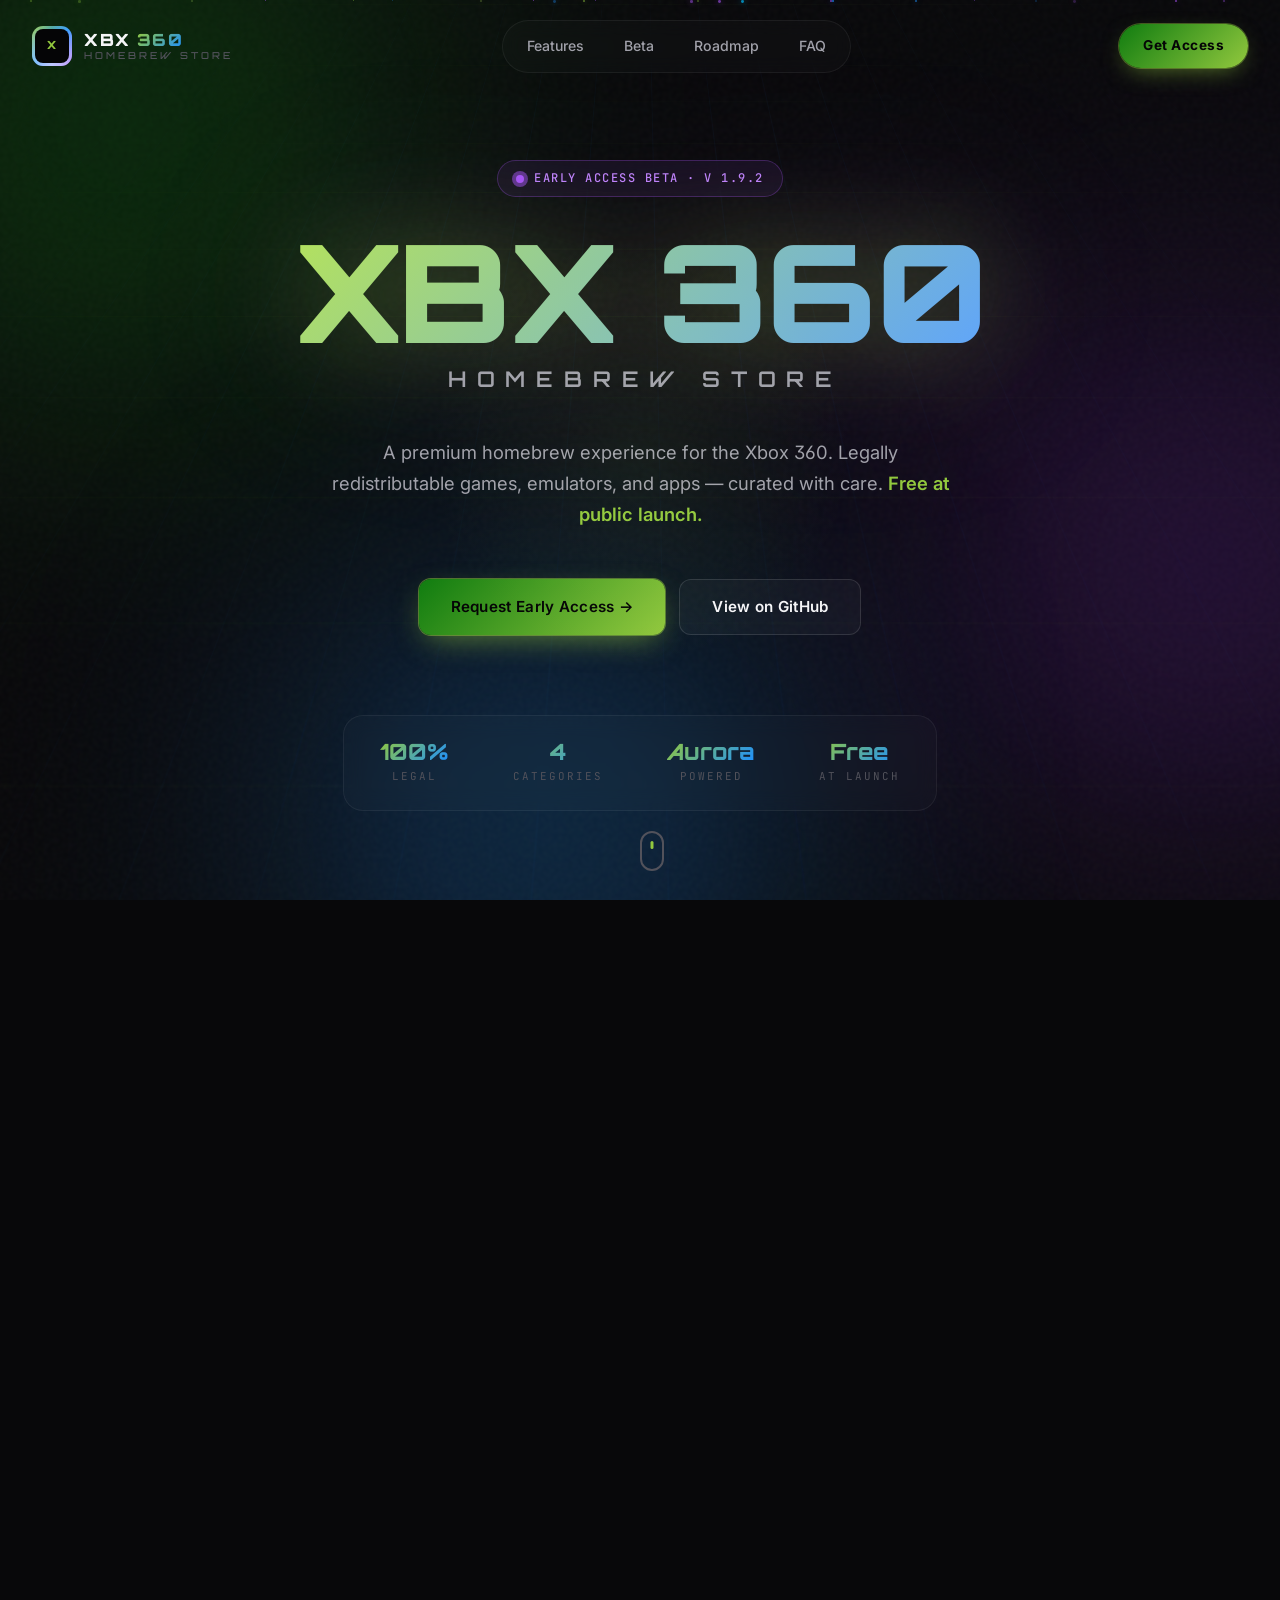
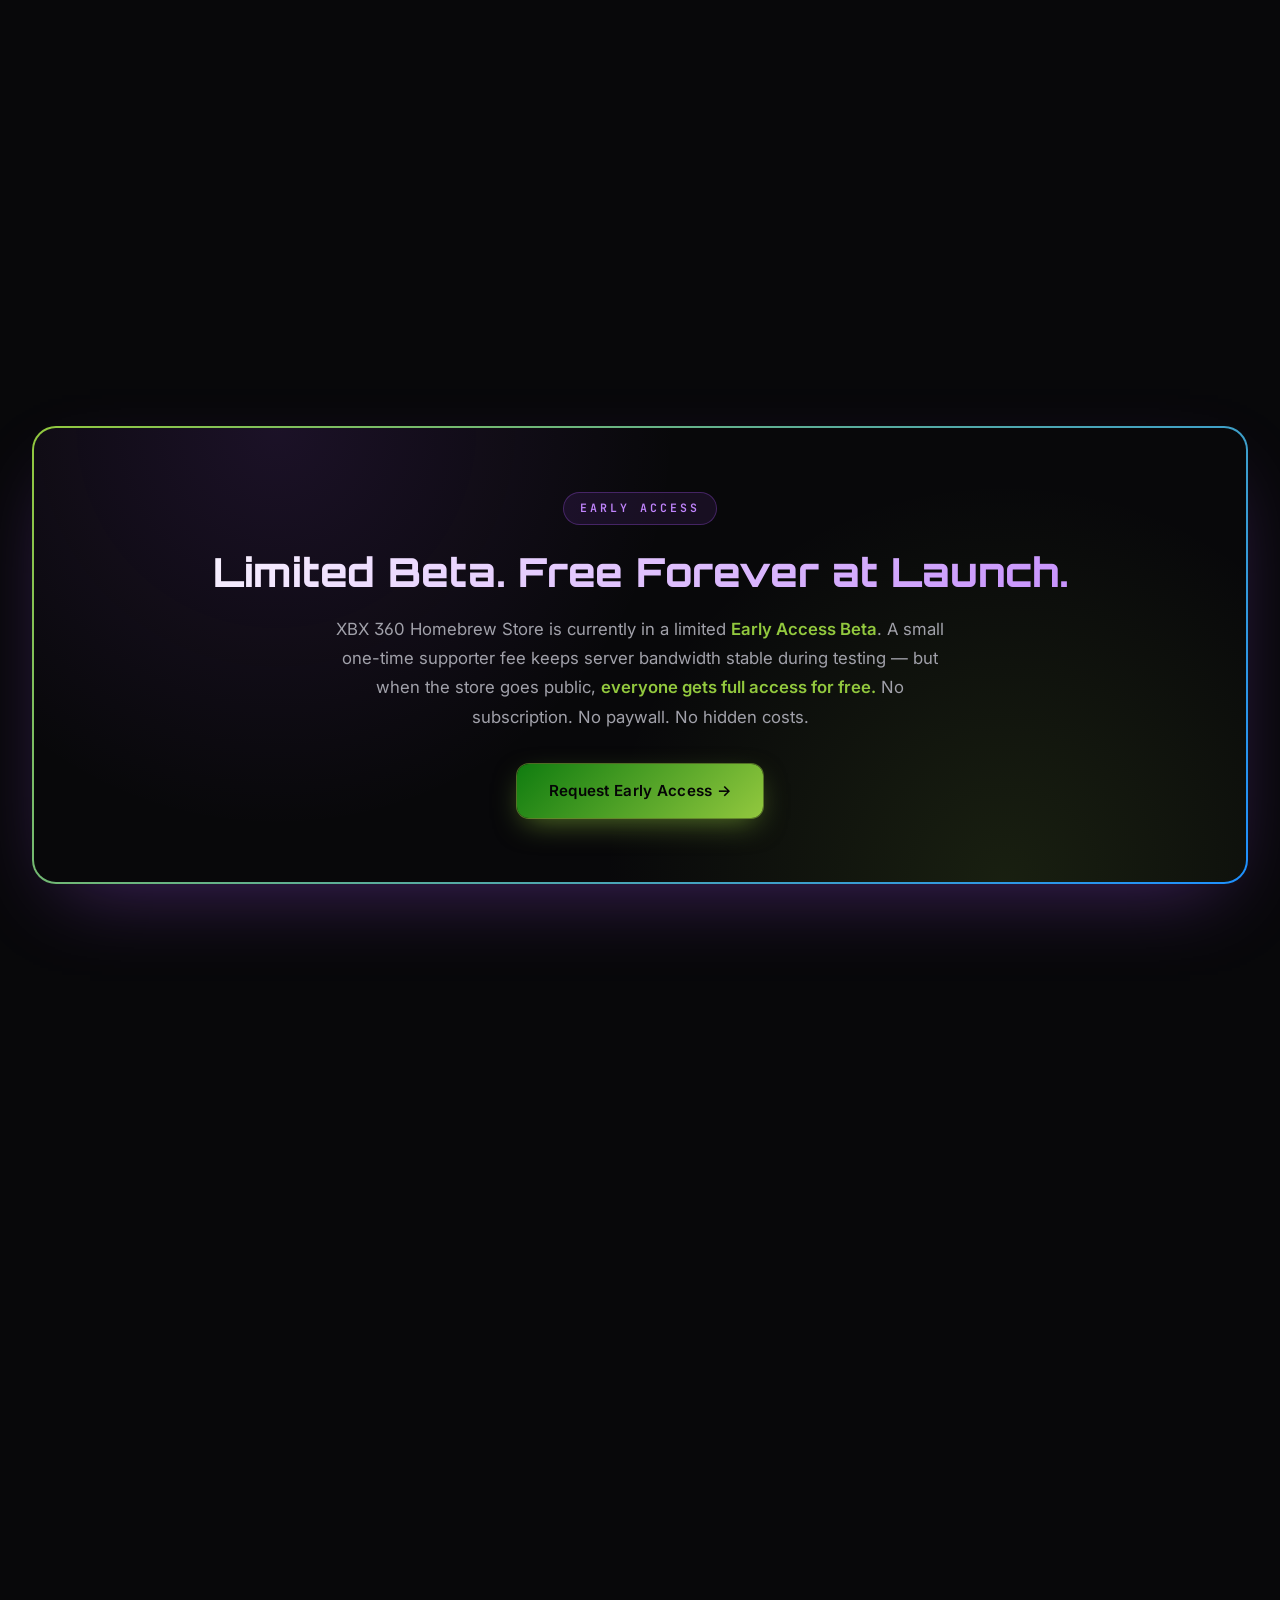
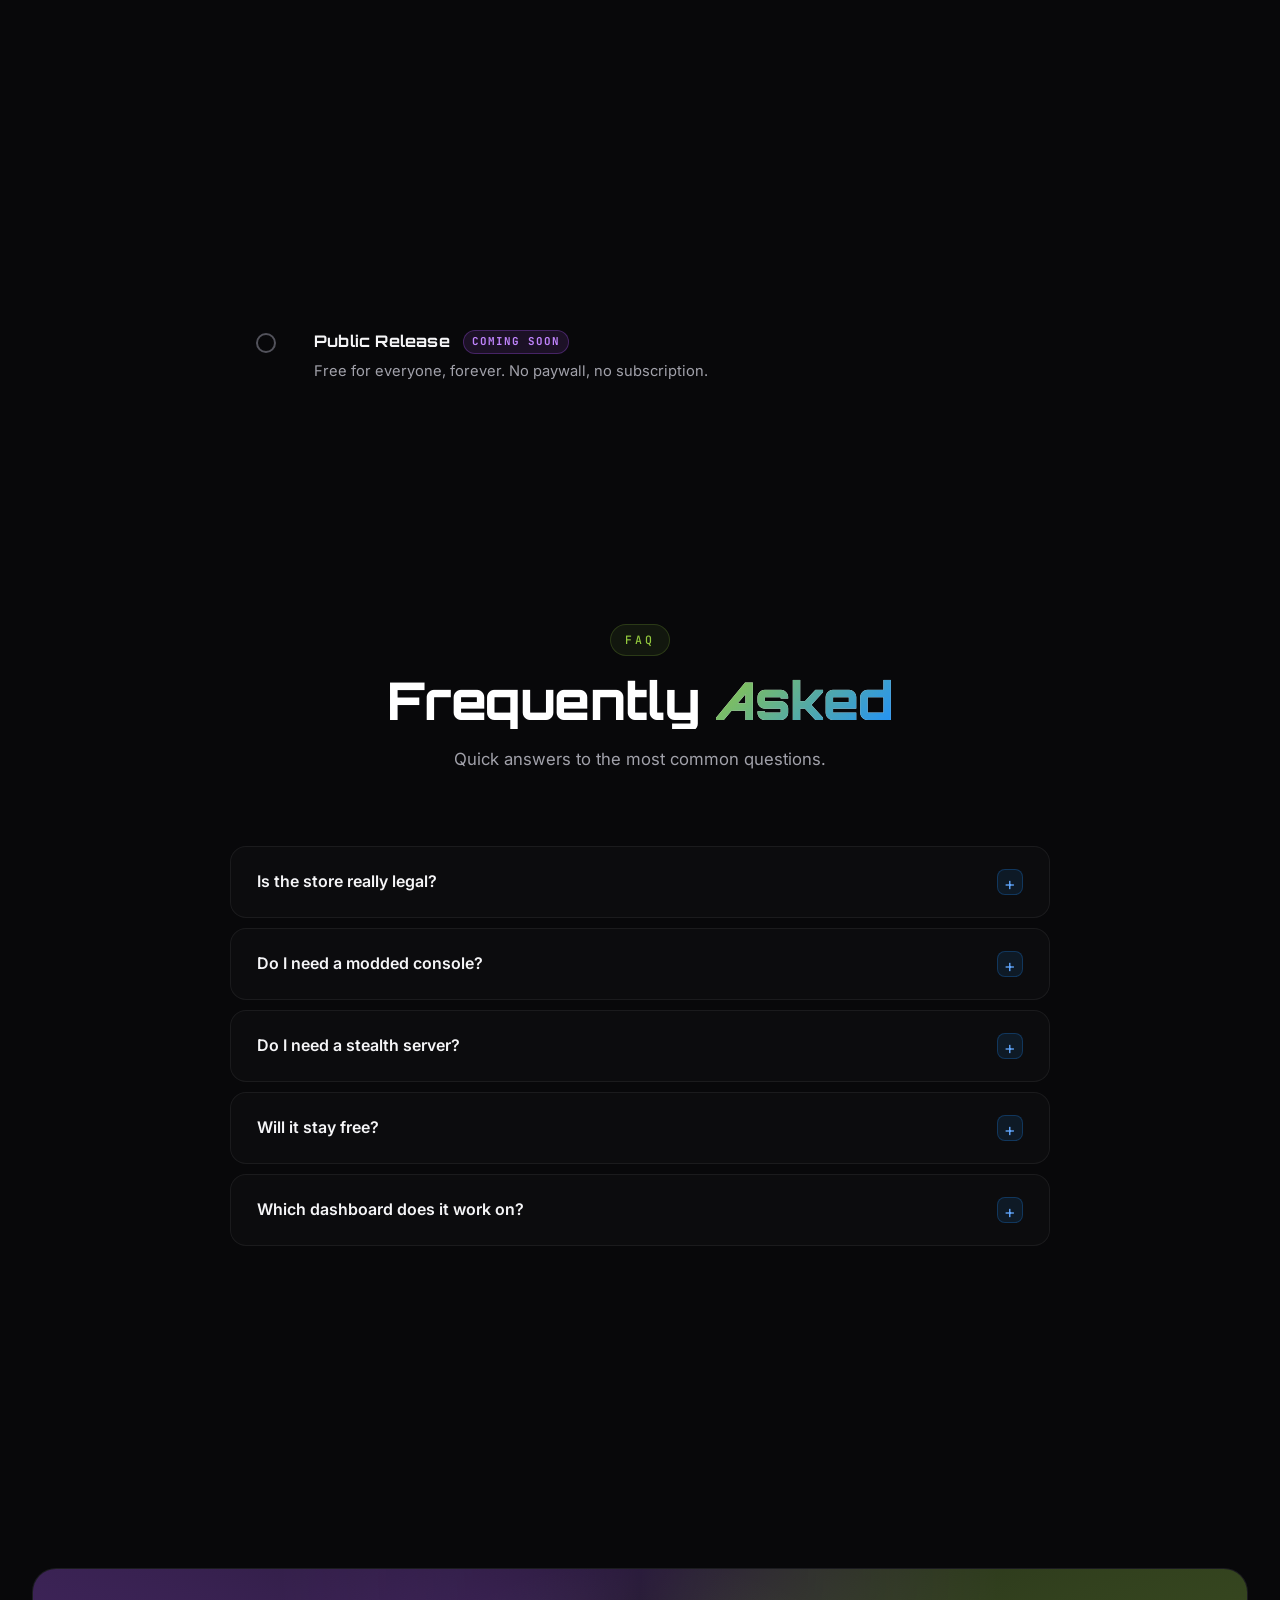
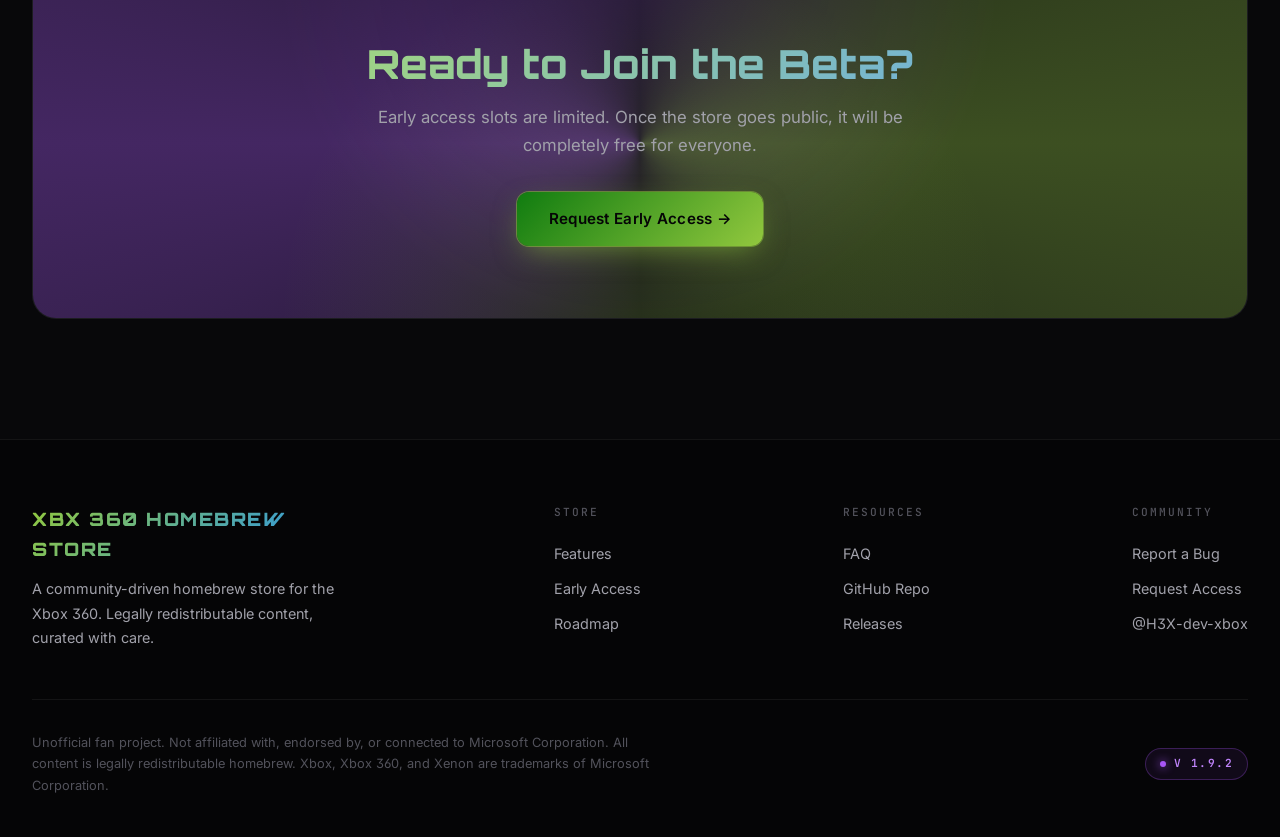
<file: docs/index.html>
<!DOCTYPE html>
<html lang="en">
<head>
<meta charset="UTF-8">
<meta name="viewport" content="width=device-width, initial-scale=1.0">
<title>XBX 360 Homebrew Store — Homebrew, Elevated</title>
<meta name="description" content="A premium homebrew store for Xbox 360. Legally redistributable games, emulators, and apps. Built on Aurora. Free at public launch.">
<meta name="theme-color" content="#08080a">

<!-- Open Graph -->
<meta property="og:title" content="XBX 360 Homebrew Store">
<meta property="og:description" content="Homebrew, Elevated. A premium store for the Xbox 360 community.">
<meta property="og:type" content="website">
<meta property="og:image" content="img/hero.png">

<!-- Favicon -->
<link rel="icon" type="image/svg+xml" href="img/logo.svg">

<!-- Fonts -->
<link rel="preconnect" href="https://fonts.googleapis.com">
<link rel="preconnect" href="https://fonts.gstatic.com" crossorigin>
<link href="https://fonts.googleapis.com/css2?family=Orbitron:wght@500;600;700;800;900&family=Inter:wght@300;400;500;600;700&family=JetBrains+Mono:wght@400;500;700&display=swap" rel="stylesheet">

<style>
/* ═══════════════════════════════════════════════════════════════════
   XBX 360 HOMEBREW STORE — Premium Website Styles
   Palette: Xbox Green / Purple / Blue
   ═══════════════════════════════════════════════════════════════════ */

:root {
    /* Brand */
    --green:        #92C83E;
    --green-bright: #B4E25C;
    --green-dark:   #107C10;
    --purple:       #A855F7;
    --purple-bright:#C084FC;
    --purple-dark:  #6B21A8;
    --blue:         #1E90FF;
    --blue-bright:  #60A5FA;
    --blue-alt:     #00BFFF;

    /* Surface */
    --bg-0:         #050506;
    --bg-1:         #08080a;
    --bg-2:         #0e0e12;
    --bg-3:         #14141a;

    /* Text */
    --text:         #f5f5f7;
    --text-dim:     #a1a1aa;
    --text-faint:   #52525b;

    /* Borders */
    --border:       rgba(255, 255, 255, 0.06);
    --border-hi:    rgba(255, 255, 255, 0.12);

    /* Glows */
    --glow-green:   rgba(146, 200, 62, 0.45);
    --glow-purple:  rgba(168, 85, 247, 0.45);
    --glow-blue:    rgba(30, 144, 255, 0.45);

    /* Fonts */
    --font-display: 'Orbitron', sans-serif;
    --font-body:    'Inter', -apple-system, BlinkMacSystemFont, sans-serif;
    --font-mono:    'JetBrains Mono', monospace;

    /* Spacing */
    --radius-sm:    10px;
    --radius:       16px;
    --radius-lg:    24px;
}

/* ─── Reset ─── */
*, *::before, *::after {
    margin: 0;
    padding: 0;
    box-sizing: border-box;
}

html {
    scroll-behavior: smooth;
    scroll-padding-top: 100px;
    -webkit-text-size-adjust: 100%;
}

body {
    font-family: var(--font-body);
    background: var(--bg-1);
    color: var(--text);
    line-height: 1.6;
    overflow-x: hidden;
    -webkit-font-smoothing: antialiased;
    -moz-osx-font-smoothing: grayscale;
    font-feature-settings: 'ss01', 'cv01';
}

a { color: inherit; text-decoration: none; }
img { max-width: 100%; display: block; }
button { font: inherit; color: inherit; }

::selection {
    background: var(--green);
    color: #000;
}

/* Scrollbar */
::-webkit-scrollbar { width: 10px; }
::-webkit-scrollbar-track { background: var(--bg-0); }
::-webkit-scrollbar-thumb {
    background: linear-gradient(180deg, var(--green-dark), var(--purple-dark));
    border-radius: 10px;
}
::-webkit-scrollbar-thumb:hover {
    background: linear-gradient(180deg, var(--green), var(--purple));
}

/* ═══════════════════════════════════════════════════════════════════
   BACKGROUND FX
   ═══════════════════════════════════════════════════════════════════ */

.bg-layer {
    position: fixed;
    inset: 0;
    z-index: -1;
    overflow: hidden;
    pointer-events: none;
}

/* Animated grid */
.bg-grid {
    position: absolute;
    inset: -10%;
    background-image:
        linear-gradient(rgba(146, 200, 62, 0.045) 1px, transparent 1px),
        linear-gradient(90deg, rgba(30, 144, 255, 0.045) 1px, transparent 1px);
    background-size: 60px 60px;
    transform: perspective(600px) rotateX(45deg);
    transform-origin: center 20%;
    mask-image: radial-gradient(ellipse at 50% 30%, #000 0%, transparent 70%);
    -webkit-mask-image: radial-gradient(ellipse at 50% 30%, #000 0%, transparent 70%);
    animation: gridScroll 20s linear infinite;
}

@keyframes gridScroll {
    from { background-position: 0 0, 0 0; }
    to   { background-position: 0 60px, 60px 0; }
}

/* Aurora blobs */
.bg-blob {
    position: absolute;
    border-radius: 50%;
    filter: blur(140px);
    opacity: 0.35;
    animation: blobFloat 24s ease-in-out infinite;
    will-change: transform;
}

.bg-blob.green  { width: 550px; height: 550px; background: var(--green-dark);  top: -150px; left: -150px; }
.bg-blob.purple { width: 500px; height: 500px; background: var(--purple-dark); top: 35%; right: -180px; animation-delay: -8s; }
.bg-blob.blue   { width: 450px; height: 450px; background: var(--blue);        bottom: -150px; left: 25%; animation-delay: -16s; }

@keyframes blobFloat {
    0%, 100% { transform: translate(0, 0) scale(1); }
    33%      { transform: translate(70px, -50px) scale(1.08); }
    66%      { transform: translate(-50px, 70px) scale(0.94); }
}

/* Noise overlay */
.bg-noise {
    position: absolute;
    inset: 0;
    opacity: 0.035;
    background-image: url("data:image/svg+xml,%3Csvg viewBox='0 0 200 200' xmlns='http://www.w3.org/2000/svg'%3E%3Cfilter id='n'%3E%3CfeTurbulence type='fractalNoise' baseFrequency='0.9'/%3E%3C/filter%3E%3Crect width='100%25' height='100%25' filter='url(%23n)'/%3E%3C/svg%3E");
    mix-blend-mode: overlay;
}

/* Cursor glow (follows mouse on desktop) */
.cursor-glow {
    position: fixed;
    width: 500px;
    height: 500px;
    border-radius: 50%;
    background: radial-gradient(circle, rgba(146, 200, 62, 0.08), transparent 60%);
    transform: translate(-50%, -50%);
    pointer-events: none;
    z-index: 1;
    transition: opacity 0.4s;
    will-change: transform;
    mix-blend-mode: screen;
}

@media (max-width: 900px) { .cursor-glow { display: none; } }

/* Floating particles */
.particle {
    position: absolute;
    width: 2px;
    height: 2px;
    border-radius: 50%;
    animation: particleRise linear infinite;
    will-change: transform;
}

@keyframes particleRise {
    from { transform: translateY(100vh) scale(0); opacity: 0; }
    10%  { opacity: 0.8; }
    90%  { opacity: 0.8; }
    to   { transform: translateY(-10vh) scale(1); opacity: 0; }
}

/* ═══════════════════════════════════════════════════════════════════
   HEADER
   ═══════════════════════════════════════════════════════════════════ */

header {
    position: fixed;
    top: 0;
    left: 0;
    right: 0;
    z-index: 1000;
    padding: 20px 32px;
    transition: padding 0.4s cubic-bezier(0.4, 0, 0.2, 1),
                background 0.4s,
                backdrop-filter 0.4s,
                border-color 0.4s;
    border-bottom: 1px solid transparent;
}

header.scrolled {
    padding: 12px 32px;
    background: rgba(8, 8, 10, 0.72);
    backdrop-filter: blur(20px) saturate(180%);
    -webkit-backdrop-filter: blur(20px) saturate(180%);
    border-bottom-color: var(--border);
}

.nav {
    max-width: 1400px;
    margin: 0 auto;
    display: flex;
    align-items: center;
    justify-content: space-between;
    gap: 24px;
}

/* Logo */
.logo {
    display: flex;
    align-items: center;
    gap: 12px;
    font-family: var(--font-display);
    font-weight: 900;
    letter-spacing: 1.5px;
    flex-shrink: 0;
}

.logo-mark {
    position: relative;
    width: 40px;
    height: 40px;
    border-radius: 11px;
    background: linear-gradient(135deg, var(--green) 0%, var(--blue) 50%, var(--purple) 100%);
    display: grid;
    place-items: center;
    font-family: var(--font-display);
    font-size: 0.7rem;
    font-weight: 900;
    color: #000;
    overflow: hidden;
    isolation: isolate;
}

.logo-mark::before {
    content: '';
    position: absolute;
    inset: -50%;
    background: conic-gradient(from 0deg, transparent, rgba(255,255,255,0.6), transparent);
    animation: logoSpin 4s linear infinite;
    z-index: -1;
}

.logo-mark span {
    position: relative;
    z-index: 1;
    background: var(--bg-0);
    color: var(--green);
    width: 34px;
    height: 34px;
    border-radius: 8px;
    display: grid;
    place-items: center;
}

@keyframes logoSpin {
    to { transform: rotate(360deg); }
}

.logo-text {
    display: flex;
    flex-direction: column;
    line-height: 1;
}

.logo-line1 {
    font-size: 1.05rem;
    display: flex;
    gap: 6px;
}

.logo-line1 .xbx { color: var(--text); }
.logo-line1 .num {
    background: linear-gradient(135deg, var(--green), var(--blue), var(--purple));
    background-size: 200% 200%;
    -webkit-background-clip: text;
    background-clip: text;
    -webkit-text-fill-color: transparent;
    animation: gradientShift 6s ease infinite;
}

.logo-line2 {
    font-size: 0.6rem;
    letter-spacing: 3px;
    color: var(--text-faint);
    margin-top: 3px;
    font-weight: 500;
}

@keyframes gradientShift {
    0%, 100% { background-position: 0% 50%; }
    50%      { background-position: 100% 50%; }
}

/* Nav links */
.nav-links {
    display: flex;
    gap: 4px;
    list-style: none;
    padding: 6px;
    border-radius: 999px;
    background: rgba(255, 255, 255, 0.02);
    border: 1px solid var(--border);
    backdrop-filter: blur(10px);
}

.nav-links a {
    display: block;
    padding: 8px 18px;
    border-radius: 999px;
    font-weight: 500;
    font-size: 0.88rem;
    color: var(--text-dim);
    transition: color 0.25s, background 0.25s;
    position: relative;
}

.nav-links a:hover {
    color: var(--text);
    background: rgba(255, 255, 255, 0.05);
}

.nav-cta {
    position: relative;
    padding: 11px 24px;
    border-radius: 999px;
    background: linear-gradient(135deg, var(--green-dark), var(--green));
    color: #050506;
    font-weight: 700;
    font-size: 0.85rem;
    letter-spacing: 0.5px;
    overflow: hidden;
    flex-shrink: 0;
    transition: transform 0.25s, box-shadow 0.35s;
    box-shadow: 0 0 0 1px rgba(146, 200, 62, 0.4),
                0 8px 24px -8px rgba(146, 200, 62, 0.6);
}

.nav-cta::after {
    content: '';
    position: absolute;
    inset: 0;
    background: linear-gradient(120deg, transparent 30%, rgba(255,255,255,0.6) 50%, transparent 70%);
    transform: translateX(-100%);
    transition: transform 0.6s;
}

.nav-cta:hover {
    transform: translateY(-2px);
    box-shadow: 0 0 0 1px rgba(146, 200, 62, 0.6),
                0 12px 32px -8px rgba(146, 200, 62, 0.8),
                0 0 60px -10px rgba(30, 144, 255, 0.6);
}

.nav-cta:hover::after {
    transform: translateX(100%);
}

/* Mobile toggle */
.nav-toggle {
    display: none;
    background: none;
    border: 1px solid var(--border);
    border-radius: 10px;
    color: var(--text);
    font-size: 1.3rem;
    width: 42px;
    height: 42px;
    cursor: pointer;
    transition: border-color 0.25s;
}

.nav-toggle:hover { border-color: var(--green); }

/* ═══════════════════════════════════════════════════════════════════
   HERO
   ═══════════════════════════════════════════════════════════════════ */

.hero {
    min-height: 100vh;
    display: flex;
    flex-direction: column;
    align-items: center;
    justify-content: center;
    text-align: center;
    padding: 160px 32px 100px;
    position: relative;
}

.hero-eyebrow {
    display: inline-flex;
    align-items: center;
    gap: 10px;
    padding: 8px 18px;
    border-radius: 999px;
    background: rgba(168, 85, 247, 0.08);
    border: 1px solid rgba(168, 85, 247, 0.28);
    color: var(--purple-bright);
    font-family: var(--font-mono);
    font-weight: 500;
    font-size: 0.75rem;
    letter-spacing: 1.5px;
    text-transform: uppercase;
    margin-bottom: 32px;
    animation: fadeUp 0.9s cubic-bezier(0.22, 1, 0.36, 1) both;
    backdrop-filter: blur(10px);
}

.hero-eyebrow .live-dot {
    position: relative;
    width: 8px;
    height: 8px;
    border-radius: 50%;
    background: var(--purple);
}

.hero-eyebrow .live-dot::after {
    content: '';
    position: absolute;
    inset: -4px;
    border-radius: 50%;
    background: var(--purple);
    opacity: 0.5;
    animation: pingPong 1.8s cubic-bezier(0, 0, 0.2, 1) infinite;
}

@keyframes pingPong {
    0%   { transform: scale(1); opacity: 0.6; }
    100% { transform: scale(2.5); opacity: 0; }
}

.hero-title {
    font-family: var(--font-display);
    font-weight: 900;
    font-size: clamp(3rem, 11vw, 8.5rem);
    line-height: 0.92;
    letter-spacing: -0.02em;
    margin-bottom: 8px;
    background: linear-gradient(135deg, var(--green-bright) 0%, var(--blue-bright) 45%, var(--purple-bright) 100%);
    background-size: 220% 220%;
    -webkit-background-clip: text;
    background-clip: text;
    -webkit-text-fill-color: transparent;
    animation: gradientShift 8s ease infinite,
               fadeUp 1.1s cubic-bezier(0.22, 1, 0.36, 1) 0.1s both;
    filter: drop-shadow(0 0 50px rgba(146, 200, 62, 0.35))
            drop-shadow(0 0 90px rgba(168, 85, 247, 0.2));
}

.hero-subtitle {
    font-family: var(--font-display);
    font-weight: 600;
    font-size: clamp(0.9rem, 2.2vw, 1.35rem);
    letter-spacing: 0.5em;
    padding-left: 0.5em;
    color: var(--text-dim);
    margin-bottom: 40px;
    text-transform: uppercase;
    animation: fadeUp 1.1s cubic-bezier(0.22, 1, 0.36, 1) 0.2s both;
}

.hero-desc {
    max-width: 640px;
    font-size: clamp(1rem, 2vw, 1.15rem);
    font-weight: 400;
    color: var(--text-dim);
    margin-bottom: 48px;
    line-height: 1.7;
    animation: fadeUp 1.1s cubic-bezier(0.22, 1, 0.36, 1) 0.3s both;
}

.hero-desc strong {
    color: var(--green);
    font-weight: 600;
}

/* Buttons */
.hero-buttons {
    display: flex;
    gap: 14px;
    flex-wrap: wrap;
    justify-content: center;
    animation: fadeUp 1.1s cubic-bezier(0.22, 1, 0.36, 1) 0.4s both;
}

.btn {
    position: relative;
    display: inline-flex;
    align-items: center;
    gap: 10px;
    padding: 15px 32px;
    border-radius: 12px;
    font-family: var(--font-body);
    font-weight: 600;
    font-size: 0.95rem;
    letter-spacing: 0.3px;
    cursor: pointer;
    border: none;
    overflow: hidden;
    transition: transform 0.25s cubic-bezier(0.4, 0, 0.2, 1),
                box-shadow 0.35s;
    isolation: isolate;
}

.btn-primary {
    background: linear-gradient(135deg, var(--green-dark) 0%, var(--green) 100%);
    color: #050506;
    box-shadow: 0 0 0 1px rgba(146, 200, 62, 0.5),
                0 10px 30px -8px rgba(146, 200, 62, 0.6);
}

.btn-primary::after {
    content: '';
    position: absolute;
    inset: 0;
    background: linear-gradient(120deg, transparent 30%, rgba(255,255,255,0.5) 50%, transparent 70%);
    transform: translateX(-100%);
    transition: transform 0.7s cubic-bezier(0.4, 0, 0.2, 1);
    z-index: 1;
}

.btn-primary:hover {
    transform: translateY(-3px);
    box-shadow: 0 0 0 1px rgba(146, 200, 62, 0.8),
                0 20px 40px -10px rgba(146, 200, 62, 0.7),
                0 0 80px -20px rgba(30, 144, 255, 0.5);
}

.btn-primary:hover::after { transform: translateX(100%); }

.btn-secondary {
    background: rgba(255, 255, 255, 0.03);
    color: var(--text);
    border: 1px solid var(--border-hi);
    backdrop-filter: blur(10px);
}

.btn-secondary:hover {
    transform: translateY(-3px);
    border-color: rgba(30, 144, 255, 0.5);
    background: rgba(30, 144, 255, 0.06);
    box-shadow: 0 12px 32px -10px rgba(30, 144, 255, 0.5);
}

/* Hero stats */
.hero-stats {
    display: flex;
    gap: 8px;
    margin-top: 80px;
    padding: 8px;
    border-radius: 20px;
    background: rgba(255, 255, 255, 0.02);
    border: 1px solid var(--border);
    backdrop-filter: blur(10px);
    flex-wrap: wrap;
    justify-content: center;
    animation: fadeUp 1.1s cubic-bezier(0.22, 1, 0.36, 1) 0.5s both;
}

.stat {
    padding: 16px 28px;
    text-align: center;
    min-width: 120px;
    border-radius: 14px;
    transition: background 0.3s;
}

.stat:hover {
    background: rgba(255, 255, 255, 0.03);
}

.stat-num {
    font-family: var(--font-display);
    font-weight: 800;
    font-size: 1.4rem;
    line-height: 1;
    background: linear-gradient(135deg, var(--green), var(--blue));
    -webkit-background-clip: text;
    background-clip: text;
    -webkit-text-fill-color: transparent;
    margin-bottom: 6px;
}

.stat-label {
    font-family: var(--font-mono);
    font-size: 0.68rem;
    letter-spacing: 2px;
    color: var(--text-faint);
    text-transform: uppercase;
}

/* Scroll hint */
.scroll-hint {
    position: absolute;
    bottom: 40px;
    left: 50%;
    transform: translateX(-50%);
    width: 24px;
    height: 40px;
    border: 2px solid var(--text-faint);
    border-radius: 12px;
    opacity: 0.5;
    animation: fadeUp 1.1s ease 1s both;
}

.scroll-hint::before {
    content: '';
    position: absolute;
    top: 8px;
    left: 50%;
    transform: translateX(-50%);
    width: 3px;
    height: 8px;
    border-radius: 2px;
    background: var(--green);
    animation: scrollDot 2s cubic-bezier(0.4, 0, 0.2, 1) infinite;
}

@keyframes scrollDot {
    0%   { top: 8px; opacity: 1; }
    100% { top: 22px; opacity: 0; }
}

/* ═══════════════════════════════════════════════════════════════════
   SECTIONS
   ═══════════════════════════════════════════════════════════════════ */

section {
    padding: 120px 32px;
    max-width: 1400px;
    margin: 0 auto;
    position: relative;
}

.section-head {
    text-align: center;
    margin-bottom: 72px;
}

.section-label {
    display: inline-block;
    font-family: var(--font-mono);
    font-size: 0.72rem;
    font-weight: 500;
    letter-spacing: 3px;
    color: var(--green);
    text-transform: uppercase;
    margin-bottom: 16px;
    padding: 6px 14px;
    border-radius: 999px;
    background: rgba(146, 200, 62, 0.08);
    border: 1px solid rgba(146, 200, 62, 0.2);
}

.section-title {
    font-family: var(--font-display);
    font-weight: 800;
    font-size: clamp(2rem, 5vw, 3.25rem);
    letter-spacing: -0.01em;
    line-height: 1.1;
    margin-bottom: 16px;
    background: linear-gradient(135deg, #fff 0%, #fff 60%, var(--text-dim) 100%);
    -webkit-background-clip: text;
    background-clip: text;
    -webkit-text-fill-color: transparent;
}

.section-title .accent {
    background: linear-gradient(135deg, var(--green), var(--blue), var(--purple));
    background-size: 200% 200%;
    -webkit-background-clip: text;
    background-clip: text;
    -webkit-text-fill-color: transparent;
    animation: gradientShift 6s ease infinite;
}

.section-sub {
    color: var(--text-dim);
    font-size: 1.05rem;
    max-width: 620px;
    margin: 0 auto;
    line-height: 1.7;
}

/* Reveal */
.reveal {
    opacity: 0;
    transform: translateY(40px);
    transition: opacity 0.9s cubic-bezier(0.22, 1, 0.36, 1),
                transform 0.9s cubic-bezier(0.22, 1, 0.36, 1);
}

.reveal.visible {
    opacity: 1;
    transform: translateY(0);
}

.reveal-delay-1 { transition-delay: 0.08s; }
.reveal-delay-2 { transition-delay: 0.16s; }
.reveal-delay-3 { transition-delay: 0.24s; }
.reveal-delay-4 { transition-delay: 0.32s; }
.reveal-delay-5 { transition-delay: 0.40s; }
.reveal-delay-6 { transition-delay: 0.48s; }

@keyframes fadeUp {
    from { opacity: 0; transform: translateY(30px); }
    to   { opacity: 1; transform: translateY(0); }
}

/* ═══════════════════════════════════════════════════════════════════
   FEATURES
   ═══════════════════════════════════════════════════════════════════ */

.features {
    display: grid;
    grid-template-columns: repeat(auto-fit, minmax(300px, 1fr));
    gap: 20px;
}

.feature-card {
    position: relative;
    padding: 36px 32px;
    border-radius: var(--radius-lg);
    background: linear-gradient(180deg, rgba(255,255,255,0.03) 0%, rgba(255,255,255,0.01) 100%);
    border: 1px solid var(--border);
    overflow: hidden;
    transition: transform 0.4s cubic-bezier(0.22, 1, 0.36, 1),
                border-color 0.4s,
                box-shadow 0.4s;
    backdrop-filter: blur(10px);
    isolation: isolate;
}

.feature-card::before {
    content: '';
    position: absolute;
    inset: 0;
    background: radial-gradient(600px circle at var(--mouse-x, 50%) var(--mouse-y, 50%),
                rgba(146, 200, 62, 0.08), transparent 40%);
    opacity: 0;
    transition: opacity 0.4s;
    pointer-events: none;
    z-index: -1;
}

.feature-card:hover::before { opacity: 1; }

.feature-card::after {
    content: '';
    position: absolute;
    top: 0;
    left: 0;
    right: 0;
    height: 1px;
    background: linear-gradient(90deg, transparent, var(--green), var(--blue), var(--purple), transparent);
    transform: scaleX(0);
    transform-origin: left;
    transition: transform 0.6s cubic-bezier(0.22, 1, 0.36, 1);
}

.feature-card:hover {
    transform: translateY(-6px);
    border-color: rgba(146, 200, 62, 0.24);
    box-shadow: 0 24px 60px -20px rgba(0, 0, 0, 0.7),
                0 0 60px -20px rgba(146, 200, 62, 0.2);
}

.feature-card:hover::after { transform: scaleX(1); }

.feature-icon {
    width: 56px;
    height: 56px;
    border-radius: 14px;
    display: grid;
    place-items: center;
    font-size: 1.5rem;
    margin-bottom: 24px;
    background: linear-gradient(135deg, rgba(146, 200, 62, 0.12) 0%, rgba(30, 144, 255, 0.12) 100%);
    border: 1px solid rgba(146, 200, 62, 0.24);
    box-shadow: inset 0 0 20px rgba(146, 200, 62, 0.06);
    transition: transform 0.4s cubic-bezier(0.22, 1, 0.36, 1),
                box-shadow 0.4s;
}

.feature-card:hover .feature-icon {
    transform: scale(1.08) rotate(-3deg);
    box-shadow: inset 0 0 20px rgba(146, 200, 62, 0.12),
                0 0 30px -5px rgba(146, 200, 62, 0.4);
}

.feature-title {
    font-family: var(--font-display);
    font-weight: 700;
    font-size: 1.1rem;
    letter-spacing: 0.2px;
    margin-bottom: 10px;
    color: var(--text);
}

.feature-desc {
    color: var(--text-dim);
    font-size: 0.95rem;
    line-height: 1.65;
}

/* ═══════════════════════════════════════════════════════════════════
   BETA BOX
   ═══════════════════════════════════════════════════════════════════ */

.beta-wrap {
    position: relative;
    border-radius: var(--radius-lg);
    padding: 2px;
    background: linear-gradient(135deg, var(--green), var(--blue), var(--purple), var(--green));
    background-size: 300% 300%;
    animation: gradientShift 8s linear infinite;
    box-shadow: 0 30px 80px -30px rgba(168, 85, 247, 0.4);
}

.beta-box {
    border-radius: calc(var(--radius-lg) - 2px);
    padding: 64px 40px;
    background: var(--bg-1);
    position: relative;
    overflow: hidden;
    text-align: center;
    isolation: isolate;
}

.beta-box::before {
    content: '';
    position: absolute;
    inset: 0;
    background:
        radial-gradient(800px circle at 20% 0%, rgba(168, 85, 247, 0.12), transparent 50%),
        radial-gradient(800px circle at 80% 100%, rgba(146, 200, 62, 0.12), transparent 50%);
    z-index: -1;
}

.beta-tag {
    display: inline-block;
    font-family: var(--font-mono);
    font-size: 0.72rem;
    font-weight: 600;
    letter-spacing: 3px;
    color: var(--purple-bright);
    text-transform: uppercase;
    padding: 6px 16px;
    border-radius: 999px;
    background: rgba(168, 85, 247, 0.1);
    border: 1px solid rgba(168, 85, 247, 0.3);
    margin-bottom: 24px;
}

.beta-title {
    font-family: var(--font-display);
    font-weight: 800;
    font-size: clamp(1.6rem, 4vw, 2.5rem);
    line-height: 1.15;
    margin-bottom: 20px;
    background: linear-gradient(135deg, #fff 0%, var(--purple-bright) 100%);
    -webkit-background-clip: text;
    background-clip: text;
    -webkit-text-fill-color: transparent;
}

.beta-text {
    max-width: 620px;
    margin: 0 auto 32px;
    color: var(--text-dim);
    font-size: 1.05rem;
    line-height: 1.75;
}

.beta-text strong { color: var(--green); font-weight: 600; }

/* ═══════════════════════════════════════════════════════════════════
   ROADMAP
   ═══════════════════════════════════════════════════════════════════ */

.timeline {
    max-width: 780px;
    margin: 0 auto;
    position: relative;
}

.timeline-item {
    position: relative;
    padding: 0 0 28px 64px;
}

.timeline-item:last-child { padding-bottom: 0; }

.timeline-item::before {
    content: '';
    position: absolute;
    left: 15px;
    top: 24px;
    bottom: 0;
    width: 1px;
    background: linear-gradient(180deg, var(--border-hi), transparent);
}

.timeline-item:last-child::before { display: none; }

.timeline-dot {
    position: absolute;
    left: 6px;
    top: 4px;
    width: 20px;
    height: 20px;
    border-radius: 50%;
    background: var(--bg-1);
    border: 2px solid var(--text-faint);
    transition: all 0.3s;
}

.timeline-item.done .timeline-dot {
    background: var(--green);
    border-color: var(--green);
    box-shadow: 0 0 0 4px rgba(146, 200, 62, 0.15),
                0 0 20px var(--glow-green);
}

.timeline-item.active .timeline-dot {
    background: var(--blue);
    border-color: var(--blue);
    box-shadow: 0 0 0 4px rgba(30, 144, 255, 0.15),
                0 0 20px var(--glow-blue);
    animation: dotActive 2s ease-in-out infinite;
}

@keyframes dotActive {
    0%, 100% { box-shadow: 0 0 0 4px rgba(30, 144, 255, 0.15), 0 0 20px var(--glow-blue); }
    50%      { box-shadow: 0 0 0 8px rgba(30, 144, 255, 0.08), 0 0 30px var(--glow-blue); }
}

.timeline-label {
    font-family: var(--font-display);
    font-weight: 700;
    font-size: 1rem;
    letter-spacing: 0.2px;
    margin-bottom: 6px;
    color: var(--text);
}

.timeline-item.done .timeline-label { color: var(--green); }
.timeline-item.active .timeline-label { color: var(--blue-bright); }

.timeline-note {
    color: var(--text-dim);
    font-size: 0.92rem;
}

.timeline-status {
    display: inline-block;
    margin-left: 8px;
    font-family: var(--font-mono);
    font-size: 0.68rem;
    padding: 2px 8px;
    border-radius: 999px;
    letter-spacing: 1px;
    vertical-align: middle;
}

.timeline-item.done .timeline-status {
    background: rgba(146, 200, 62, 0.12);
    color: var(--green);
    border: 1px solid rgba(146, 200, 62, 0.3);
}

.timeline-item.active .timeline-status {
    background: rgba(30, 144, 255, 0.12);
    color: var(--blue-bright);
    border: 1px solid rgba(30, 144, 255, 0.3);
}

.timeline-item.queued .timeline-status {
    background: rgba(168, 85, 247, 0.12);
    color: var(--purple-bright);
    border: 1px solid rgba(168, 85, 247, 0.3);
}

/* ═══════════════════════════════════════════════════════════════════
   FAQ
   ═══════════════════════════════════════════════════════════════════ */

.faq-list {
    max-width: 820px;
    margin: 0 auto;
    display: flex;
    flex-direction: column;
    gap: 10px;
}

.faq-item {
    border-radius: var(--radius);
    background: rgba(255, 255, 255, 0.02);
    border: 1px solid var(--border);
    overflow: hidden;
    transition: border-color 0.3s, background 0.3s;
}

.faq-item:hover { border-color: var(--border-hi); }
.faq-item.open { border-color: rgba(146, 200, 62, 0.3); background: rgba(146, 200, 62, 0.02); }

.faq-q {
    width: 100%;
    padding: 22px 26px;
    background: none;
    border: none;
    color: var(--text);
    font-family: var(--font-body);
    font-weight: 600;
    font-size: 1rem;
    text-align: left;
    cursor: pointer;
    display: flex;
    justify-content: space-between;
    align-items: center;
    gap: 20px;
}

.faq-q .plus {
    width: 26px;
    height: 26px;
    border-radius: 8px;
    display: grid;
    place-items: center;
    background: rgba(30, 144, 255, 0.1);
    border: 1px solid rgba(30, 144, 255, 0.25);
    color: var(--blue-bright);
    font-size: 1.1rem;
    font-weight: 400;
    transition: transform 0.35s cubic-bezier(0.22, 1, 0.36, 1),
                background 0.3s, border-color 0.3s;
    flex-shrink: 0;
}

.faq-item.open .faq-q .plus {
    transform: rotate(135deg);
    background: rgba(146, 200, 62, 0.12);
    border-color: rgba(146, 200, 62, 0.4);
    color: var(--green);
}

.faq-a {
    max-height: 0;
    overflow: hidden;
    transition: max-height 0.4s cubic-bezier(0.22, 1, 0.36, 1),
                padding 0.4s cubic-bezier(0.22, 1, 0.36, 1);
    color: var(--text-dim);
    font-size: 0.95rem;
    line-height: 1.75;
    padding: 0 26px;
}

.faq-item.open .faq-a {
    max-height: 500px;
    padding: 0 26px 22px;
}

/* ═══════════════════════════════════════════════════════════════════
   CTA
   ═══════════════════════════════════════════════════════════════════ */

.cta-banner {
    position: relative;
    border-radius: var(--radius-lg);
    padding: 72px 40px;
    text-align: center;
    background: var(--bg-2);
    border: 1px solid var(--border);
    overflow: hidden;
    isolation: isolate;
}

.cta-banner::before {
    content: '';
    position: absolute;
    inset: 0;
    background:
        radial-gradient(600px circle at 50% 0%, rgba(168, 85, 247, 0.18), transparent 60%),
        radial-gradient(600px circle at 50% 100%, rgba(146, 200, 62, 0.18), transparent 60%);
    z-index: -1;
}

.cta-banner::after {
    content: '';
    position: absolute;
    inset: -2px;
    border-radius: var(--radius-lg);
    background: conic-gradient(from 0deg, transparent, var(--green), transparent, var(--purple), transparent);
    opacity: 0.35;
    z-index: -2;
    animation: rotateConic 8s linear infinite;
}

@keyframes rotateConic {
    to { transform: rotate(360deg); }
}

.cta-banner h3 {
    font-family: var(--font-display);
    font-weight: 800;
    font-size: clamp(1.6rem, 4vw, 2.5rem);
    line-height: 1.15;
    margin-bottom: 16px;
    background: linear-gradient(135deg, var(--green-bright), var(--blue-bright), var(--purple-bright));
    background-size: 200% 200%;
    -webkit-background-clip: text;
    background-clip: text;
    -webkit-text-fill-color: transparent;
    animation: gradientShift 6s ease infinite;
}

.cta-banner p {
    color: var(--text-dim);
    max-width: 540px;
    margin: 0 auto 32px;
    font-size: 1.05rem;
    line-height: 1.7;
}

/* ═══════════════════════════════════════════════════════════════════
   FOOTER
   ═══════════════════════════════════════════════════════════════════ */

footer {
    border-top: 1px solid var(--border);
    padding: 64px 32px 40px;
    background: var(--bg-0);
    position: relative;
}

.footer-inner {
    max-width: 1400px;
    margin: 0 auto;
}

.footer-top {
    display: flex;
    justify-content: space-between;
    align-items: flex-start;
    gap: 40px;
    flex-wrap: wrap;
    margin-bottom: 48px;
}

.footer-brand {
    max-width: 320px;
}

.footer-logo {
    font-family: var(--font-display);
    font-weight: 900;
    font-size: 1.15rem;
    letter-spacing: 1.5px;
    margin-bottom: 14px;
    background: linear-gradient(135deg, var(--green), var(--blue), var(--purple));
    background-size: 200% 200%;
    -webkit-background-clip: text;
    background-clip: text;
    -webkit-text-fill-color: transparent;
    animation: gradientShift 6s ease infinite;
}

.footer-tagline {
    color: var(--text-dim);
    font-size: 0.9rem;
    line-height: 1.7;
}

.footer-col {
    display: flex;
    flex-direction: column;
    gap: 12px;
}

.footer-col h4 {
    font-family: var(--font-mono);
    font-size: 0.7rem;
    letter-spacing: 2px;
    text-transform: uppercase;
    color: var(--text-faint);
    margin-bottom: 8px;
    font-weight: 500;
}

.footer-col a {
    color: var(--text-dim);
    font-size: 0.9rem;
    transition: color 0.25s;
    display: inline-flex;
    align-items: center;
    gap: 6px;
}

.footer-col a:hover { color: var(--green); }

.footer-bottom {
    padding-top: 32px;
    border-top: 1px solid var(--border);
    display: flex;
    justify-content: space-between;
    align-items: center;
    gap: 24px;
    flex-wrap: wrap;
}

.footer-legal {
    color: var(--text-faint);
    font-size: 0.8rem;
    max-width: 620px;
    line-height: 1.7;
}

.footer-version {
    display: inline-flex;
    align-items: center;
    gap: 8px;
    padding: 6px 14px;
    border-radius: 999px;
    background: rgba(168, 85, 247, 0.08);
    border: 1px solid rgba(168, 85, 247, 0.28);
    color: var(--purple-bright);
    font-family: var(--font-mono);
    font-size: 0.7rem;
    font-weight: 600;
    letter-spacing: 1.5px;
}

.footer-version::before {
    content: '';
    width: 6px;
    height: 6px;
    border-radius: 50%;
    background: var(--purple);
    box-shadow: 0 0 10px var(--purple);
    animation: dotPulse 2s ease-in-out infinite;
}

@keyframes dotPulse {
    0%, 100% { opacity: 1; }
    50%      { opacity: 0.4; }
}

/* ═══════════════════════════════════════════════════════════════════
   RESPONSIVE
   ═══════════════════════════════════════════════════════════════════ */

@media (max-width: 900px) {
    header { padding: 16px 20px; }
    header.scrolled { padding: 10px 20px; }

    .nav-links {
        position: fixed;
        top: 72px;
        left: 16px;
        right: 16px;
        flex-direction: column;
        background: rgba(8, 8, 10, 0.96);
        backdrop-filter: blur(24px);
        padding: 16px;
        gap: 4px;
        border-radius: var(--radius);
        border: 1px solid var(--border-hi);
        transform: translateY(-150%);
        opacity: 0;
        transition: transform 0.4s cubic-bezier(0.22, 1, 0.36, 1), opacity 0.3s;
        pointer-events: none;
        box-shadow: 0 20px 60px -20px rgba(0, 0, 0, 0.8);
    }

    .nav-links.open {
        transform: translateY(0);
        opacity: 1;
        pointer-events: auto;
    }

    .nav-links a { padding: 12px 16px; }

    .nav-toggle { display: grid; place-items: center; }
    .nav-cta    { display: none; }

    section { padding: 80px 20px; }
    .hero { padding: 130px 20px 80px; }

    .hero-stats { padding: 6px; gap: 4px; }
    .stat { min-width: 100px; padding: 14px 18px; }

    .beta-box { padding: 44px 24px; }
    .cta-banner { padding: 52px 24px; }
    .footer-top { flex-direction: column; gap: 32px; }
    .footer-bottom { flex-direction: column; align-items: flex-start; }
}

@media (max-width: 480px) {
    .hero-title { letter-spacing: -0.03em; }
    .hero-subtitle { letter-spacing: 0.3em; padding-left: 0.3em; }
    .stat-num { font-size: 1.15rem; }
    .stat-label { font-size: 0.6rem; letter-spacing: 1.5px; }
    .feature-card { padding: 28px 24px; }
}

/* Reduced motion */
@media (prefers-reduced-motion: reduce) {
    *, *::before, *::after {
        animation-duration: 0.01ms !important;
        animation-iteration-count: 1 !important;
        transition-duration: 0.01ms !important;
    }
}
</style>
</head>
<body>

<!-- ═══════════════════════════════════════════════════════════════════
     BACKGROUND FX
     ═══════════════════════════════════════════════════════════════════ -->
<div class="bg-layer" aria-hidden="true">
    <div class="bg-grid"></div>
    <div class="bg-blob green"></div>
    <div class="bg-blob purple"></div>
    <div class="bg-blob blue"></div>
    <div class="bg-noise"></div>
    <div id="particles"></div>
</div>
<div class="cursor-glow" id="cursorGlow" aria-hidden="true"></div>

<!-- ═══════════════════════════════════════════════════════════════════
     HEADER
     ═══════════════════════════════════════════════════════════════════ -->
<header id="header">
    <nav class="nav" aria-label="Primary">
        <a href="#top" class="logo" aria-label="XBX 360 Homebrew Store home">
            <div class="logo-mark"><span>X</span></div>
            <div class="logo-text">
                <div class="logo-line1"><span class="xbx">XBX</span> <span class="num">360</span></div>
                <div class="logo-line2">HOMEBREW STORE</div>
            </div>
        </a>

        <ul class="nav-links" id="navLinks">
            <li><a href="#features">Features</a></li>
            <li><a href="#beta">Beta</a></li>
            <li><a href="#roadmap">Roadmap</a></li>
            <li><a href="#faq">FAQ</a></li>
        </ul>

        <a href="https://github.com/H3X-dev-xbox/xbx-360-homebrew-store" target="_blank" rel="noopener" class="nav-cta">Get Access</a>
        <button class="nav-toggle" id="navToggle" aria-label="Toggle menu" aria-expanded="false">☰</button>
    </nav>
</header>

<!-- ═══════════════════════════════════════════════════════════════════
     HERO
     ═══════════════════════════════════════════════════════════════════ -->
<section class="hero" id="top">
    <div class="hero-eyebrow">
        <span class="live-dot"></span>
        Early Access Beta · V 1.9.2
    </div>

    <h1 class="hero-title">XBX 360</h1>
    <div class="hero-subtitle">Homebrew Store</div>

    <p class="hero-desc">
        A premium homebrew experience for the Xbox 360. Legally redistributable
        games, emulators, and apps — curated with care.
        <strong>Free at public launch.</strong>
    </p>

    <div class="hero-buttons">
        <a href="https://github.com/H3X-dev-xbox/xbx-360-homebrew-store/issues/new?title=Early+Access+Request" target="_blank" rel="noopener" class="btn btn-primary">
            Request Early Access →
        </a>
        <a href="https://github.com/H3X-dev-xbox/xbx-360-homebrew-store" target="_blank" rel="noopener" class="btn btn-secondary">
            View on GitHub
        </a>
    </div>

    <div class="hero-stats">
        <div class="stat">
            <div class="stat-num">100%</div>
            <div class="stat-label">Legal</div>
        </div>
        <div class="stat">
            <div class="stat-num">4</div>
            <div class="stat-label">Categories</div>
        </div>
        <div class="stat">
            <div class="stat-num">Aurora</div>
            <div class="stat-label">Powered</div>
        </div>
        <div class="stat">
            <div class="stat-num">Free</div>
            <div class="stat-label">At Launch</div>
        </div>
    </div>

    <div class="scroll-hint" aria-hidden="true"></div>
</section>

<!-- ═══════════════════════════════════════════════════════════════════
     FEATURES
     ═══════════════════════════════════════════════════════════════════ -->
<section id="features">
    <div class="section-head reveal">
        <span class="section-label">What's Inside</span>
        <h2 class="section-title">Built for the <span class="accent">Community</span></h2>
        <p class="section-sub">A modern, curated homebrew store designed from the ground up for modded Xbox 360 consoles.</p>
    </div>

    <div class="features">
        <div class="feature-card reveal reveal-delay-1">
            <div class="feature-icon">🎮</div>
            <h3 class="feature-title">Homebrew Games</h3>
            <p class="feature-desc">Hand-picked, fully legal homebrew titles made by the community for the community.</p>
        </div>

        <div class="feature-card reveal reveal-delay-2">
            <div class="feature-icon">🕹️</div>
            <h3 class="feature-title">Emulators</h3>
            <p class="feature-desc">Retro console emulators for classic systems — all legally distributed with source credit.</p>
        </div>

        <div class="feature-card reveal reveal-delay-3">
            <div class="feature-icon">📦</div>
            <h3 class="feature-title">Applications</h3>
            <p class="feature-desc">Useful homebrew apps to extend what your console can do beyond the dashboard.</p>
        </div>

        <div class="feature-card reveal reveal-delay-4">
            <div class="feature-icon">🔧</div>
            <h3 class="feature-title">Utilities</h3>
            <p class="feature-desc">Tools and utilities that make managing a modded 360 simpler and safer.</p>
        </div>

        <div class="feature-card reveal reveal-delay-5">
            <div class="feature-icon">⚡</div>
            <h3 class="feature-title">One-Tap Installs</h3>
            <p class="feature-desc">Browse and install directly from Aurora. No PC required, no file juggling.</p>
        </div>

        <div class="feature-card reveal reveal-delay-6">
            <div class="feature-icon">🛡️</div>
            <h3 class="feature-title">100% Legal</h3>
            <p class="feature-desc">Only content with licenses that permit redistribution. No piracy. Ever.</p>
        </div>
    </div>
</section>

<!-- ═══════════════════════════════════════════════════════════════════
     BETA
     ═══════════════════════════════════════════════════════════════════ -->
<section id="beta">
    <div class="beta-wrap reveal">
        <div class="beta-box">
            <span class="beta-tag">Early Access</span>
            <h2 class="beta-title">Limited Beta. Free Forever at Launch.</h2>
            <p class="beta-text">
                XBX 360 Homebrew Store is currently in a limited <strong>Early Access Beta</strong>.
                A small one-time supporter fee keeps server bandwidth stable during testing —
                but when the store goes public, <strong>everyone gets full access for free.</strong>
                No subscription. No paywall. No hidden costs.
            </p>
            <a href="https://github.com/H3X-dev-xbox/xbx-360-homebrew-store/issues/new?title=Early+Access+Request" target="_blank" rel="noopener" class="btn btn-primary">
                Request Early Access →
            </a>
        </div>
    </div>
</section>

<!-- ═══════════════════════════════════════════════════════════════════
     ROADMAP
     ═══════════════════════════════════════════════════════════════════ -->
<section id="roadmap">
    <div class="section-head reveal">
        <span class="section-label">Roadmap</span>
        <h2 class="section-title">Where We're <span class="accent">Going</span></h2>
        <p class="section-sub">Building in the open. Here's exactly where the project stands today.</p>
    </div>

    <div class="timeline">
        <div class="timeline-item done reveal">
            <div class="timeline-dot"></div>
            <div class="timeline-label">Name & Branding Finalized <span class="timeline-status">DONE</span></div>
            <div class="timeline-note">XBX 360 Homebrew Store identity locked in</div>
        </div>

        <div class="timeline-item done reveal reveal-delay-1">
            <div class="timeline-dot"></div>
            <div class="timeline-label">Repository Created <span class="timeline-status">DONE</span></div>
            <div class="timeline-note">Full GitHub structure with categories, store metadata, and website</div>
        </div>

        <div class="timeline-item done reveal reveal-delay-2">
            <div class="timeline-dot"></div>
            <div class="timeline-label">Legal & License Framework <span class="timeline-status">DONE</span></div>
            <div class="timeline-note">GPL-3.0 license and legal disclaimers in place</div>
        </div>

        <div class="timeline-item done reveal reveal-delay-3">
            <div class="timeline-dot"></div>
            <div class="timeline-label">README + Animated Branding <span class="timeline-status">DONE</span></div>
            <div class="timeline-note">Hero GIF, gradients, badges, and full documentation</div>
        </div>

        <div class="timeline-item active reveal reveal-delay-4">
            <div class="timeline-dot"></div>
            <div class="timeline-label">Store Catalog Setup <span class="timeline-status">IN PROGRESS</span></div>
            <div class="timeline-note">Populating category files with real, legally redistributable homebrew</div>
        </div>

        <div class="timeline-item active reveal reveal-delay-5">
            <div class="timeline-dot"></div>
            <div class="timeline-label">Aurora Front-End <span class="timeline-status">IN PROGRESS</span></div>
            <div class="timeline-note">Building the in-console store UI with animated blades</div>
        </div>

        <div class="timeline-item queued reveal reveal-delay-6">
            <div class="timeline-dot"></div>
            <div class="timeline-label">Early Access Beta <span class="timeline-status">UP NEXT</span></div>
            <div class="timeline-note">Limited paid slots open for testers and supporters</div>
        </div>

        <div class="timeline-item queued reveal reveal-delay-6">
            <div class="timeline-dot"></div>
            <div class="timeline-label">Public Release <span class="timeline-status">COMING SOON</span></div>
            <div class="timeline-note">Free for everyone, forever. No paywall, no subscription.</div>
        </div>
    </div>
</section>

<!-- ═══════════════════════════════════════════════════════════════════
     FAQ
     ═══════════════════════════════════════════════════════════════════ -->
<section id="faq">
    <div class="section-head reveal">
        <span class="section-label">FAQ</span>
        <h2 class="section-title">Frequently <span class="accent">Asked</span></h2>
        <p class="section-sub">Quick answers to the most common questions.</p>
    </div>

    <div class="faq-list">
        <div class="faq-item reveal">
            <button class="faq-q" aria-expanded="false">Is the store really legal? <span class="plus">+</span></button>
            <div class="faq-a">Yes. Only homebrew with licenses that permit redistribution is hosted. No commercial games, ROMs, BIOS files, or copyrighted content — ever. Every item must have an open license (GPL, MIT, Apache, etc.) before it's added.</div>
        </div>

        <div class="faq-item reveal reveal-delay-1">
            <button class="faq-q" aria-expanded="false">Do I need a modded console? <span class="plus">+</span></button>
            <div class="faq-a">Yes. The store requires a JTAG or RGH modified Xbox 360 running the Aurora dashboard. Stock (unmodified) consoles cannot run homebrew and cannot use the store.</div>
        </div>

        <div class="faq-item reveal reveal-delay-2">
            <button class="faq-q" aria-expanded="false">Do I need a stealth server? <span class="plus">+</span></button>
            <div class="faq-a">No. Stealth servers are only needed for connecting to Xbox Live. The store uses plain HTTP downloads from Archive.org and GitHub — completely separate from Xbox Live. No ban risk from using the store.</div>
        </div>

        <div class="faq-item reveal reveal-delay-3">
            <button class="faq-q" aria-expanded="false">Will it stay free? <span class="plus">+</span></button>
            <div class="faq-a">Yes. Early Access is a small paid beta to control server bandwidth during testing. When the store goes public, it will be completely free for everyone — no subscription, no paywall, no hidden fees.</div>
        </div>

        <div class="faq-item reveal reveal-delay-4">
            <button class="faq-q" aria-expanded="false">Which dashboard does it work on? <span class="plus">+</span></button>
            <div class="faq-a">The store runs as an Aurora script, so it requires the Aurora dashboard. Aurora is the most actively maintained custom dashboard for modded Xbox 360 consoles. Support for other dashboards would require a standalone XEX build, which is on the long-term roadmap.</div>
        </div>

        <div class="faq-item reveal reveal-delay-5">
            <button class="faq-q" aria-expanded="false">How do I report bugs or request features? <span class="plus">+</span></button>
            <div class="faq-a">Open an issue on the GitHub repository. All reports help make the store better for everyone. You can also join the discussion in the repository's Issues tab.</div>
        </div>
    </div>
</section>

<!-- ═══════════════════════════════════════════════════════════════════
     CTA
     ═══════════════════════════════════════════════════════════════════ -->
<section id="download">
    <div class="cta-banner reveal">
        <h3>Ready to Join the Beta?</h3>
        <p>Early access slots are limited. Once the store goes public, it will be completely free for everyone.</p>
        <a href="https://github.com/H3X-dev-xbox/xbx-360-homebrew-store/issues/new?title=Early+Access+Request" target="_blank" rel="noopener" class="btn btn-primary">
            Request Early Access →
        </a>
    </div>
</section>

<!-- ═══════════════════════════════════════════════════════════════════
     FOOTER
     ═══════════════════════════════════════════════════════════════════ -->
<footer>
    <div class="footer-inner">
        <div class="footer-top">
            <div class="footer-brand">
                <div class="footer-logo">XBX 360 HOMEBREW STORE</div>
                <p class="footer-tagline">
                    A community-driven homebrew store for the Xbox 360.
                    Legally redistributable content, curated with care.
                </p>
            </div>

            <div class="footer-col">
                <h4>Store</h4>
                <a href="#features">Features</a>
                <a href="#beta">Early Access</a>
                <a href="#roadmap">Roadmap</a>
            </div>

            <div class="footer-col">
                <h4>Resources</h4>
                <a href="#faq">FAQ</a>
                <a href="https://github.com/H3X-dev-xbox/xbx-360-homebrew-store" target="_blank" rel="noopener">GitHub Repo</a>
                <a href="https://github.com/H3X-dev-xbox/xbx-360-homebrew-store/releases" target="_blank" rel="noopener">Releases</a>
            </div>

            <div class="footer-col">
                <h4>Community</h4>
                <a href="https://github.com/H3X-dev-xbox/xbx-360-homebrew-store/issues" target="_blank" rel="noopener">Report a Bug</a>
                <a href="https://github.com/H3X-dev-xbox/xbx-360-homebrew-store/issues/new?title=Early+Access+Request" target="_blank" rel="noopener">Request Access</a>
                <a href="https://github.com/H3X-dev-xbox" target="_blank" rel="noopener">@H3X-dev-xbox</a>
            </div>
        </div>

        <div class="footer-bottom">
            <p class="footer-legal">
                Unofficial fan project. Not affiliated with, endorsed by, or connected to Microsoft Corporation.
                All content is legally redistributable homebrew. Xbox, Xbox 360, and Xenon are trademarks of Microsoft Corporation.
            </p>
            <span class="footer-version">V 1.9.2</span>
        </div>
    </div>
</footer>

<!-- ═══════════════════════════════════════════════════════════════════
     JAVASCRIPT
     ═══════════════════════════════════════════════════════════════════ -->
<script>
(function () {
    'use strict';

    /* ─── Header shrink on scroll ─── */
    const header = document.getElementById('header');
    let lastScroll = 0;
    const onScroll = () => {
        const y = window.scrollY;
        header.classList.toggle('scrolled', y > 40);
        lastScroll = y;
    };
    window.addEventListener('scroll', onScroll, { passive: true });

    /* ─── Mobile nav toggle ─── */
    const navToggle = document.getElementById('navToggle');
    const navLinks = document.getElementById('navLinks');

    navToggle.addEventListener('click', () => {
        const open = navLinks.classList.toggle('open');
        navToggle.setAttribute('aria-expanded', open);
        navToggle.textContent = open ? '✕' : '☰';
    });

    navLinks.querySelectorAll('a').forEach(link => {
        link.addEventListener('click', () => {
            navLinks.classList.remove('open');
            navToggle.setAttribute('aria-expanded', 'false');
            navToggle.textContent = '☰';
        });
    });

    /* ─── Scroll reveal (IntersectionObserver) ─── */
    const revealObserver = new IntersectionObserver((entries) => {
        entries.forEach(entry => {
            if (entry.isIntersecting) {
                entry.target.classList.add('visible');
                revealObserver.unobserve(entry.target);
            }
        });
    }, { threshold: 0.12, rootMargin: '0px 0px -60px 0px' });

    document.querySelectorAll('.reveal').forEach(el => revealObserver.observe(el));

    /* ─── FAQ accordion ─── */
    document.querySelectorAll('.faq-q').forEach(btn => {
        btn.addEventListener('click', () => {
            const item = btn.closest('.faq-item');
            const isOpen = item.classList.contains('open');

            document.querySelectorAll('.faq-item').forEach(i => {
                i.classList.remove('open');
                const q = i.querySelector('.faq-q');
                if (q) q.setAttribute('aria-expanded', 'false');
            });

            if (!isOpen) {
                item.classList.add('open');
                btn.setAttribute('aria-expanded', 'true');
            }
        });
    });

    /* ─── Feature card mouse-tracking glow ─── */
    const featureCards = document.querySelectorAll('.feature-card');
    featureCards.forEach(card => {
        card.addEventListener('mousemove', (e) => {
            const rect = card.getBoundingClientRect();
            const x = ((e.clientX - rect.left) / rect.width) * 100;
            const y = ((e.clientY - rect.top) / rect.height) * 100;
            card.style.setProperty('--mouse-x', x + '%');
            card.style.setProperty('--mouse-y', y + '%');
        });
    });

    /* ─── Cursor glow (desktop only) ─── */
    const cursorGlow = document.getElementById('cursorGlow');
    const isTouch = window.matchMedia('(pointer: coarse)').matches;

    if (!isTouch && cursorGlow) {
        let mouseX = window.innerWidth / 2;
        let mouseY = window.innerHeight / 2;
        let glowX = mouseX;
        let glowY = mouseY;

        document.addEventListener('mousemove', (e) => {
            mouseX = e.clientX;
            mouseY = e.clientY;
        });

        const smoothGlow = () => {
            glowX += (mouseX - glowX) * 0.08;
            glowY += (mouseY - glowY) * 0.08;
            cursorGlow.style.transform = `translate(${glowX}px, ${glowY}px) translate(-50%, -50%)`;
            requestAnimationFrame(smoothGlow);
        };
        smoothGlow();
    }

    /* ─── Floating particles ─── */
    const particlesContainer = document.getElementById('particles');
    const particleColors = ['#92C83E', '#A855F7', '#1E90FF', '#00BFFF', '#B4E25C'];

    function spawnParticle() {
        const p = document.createElement('div');
        p.className = 'particle';
        p.style.left = Math.random() * 100 + '%';
        p.style.background = particleColors[Math.floor(Math.random() * particleColors.length)];
        p.style.animationDuration = (10 + Math.random() * 14) + 's';
        p.style.animationDelay = Math.random() * 6 + 's';
        p.style.opacity = 0.2 + Math.random() * 0.5;
        p.style.width = p.style.height = (1 + Math.random() * 2) + 'px';
        p.style.boxShadow = `0 0 6px ${p.style.background}`;
        particlesContainer.appendChild(p);

        setTimeout(() => p.remove(), 26000);
    }

    for (let i = 0; i < 18; i++) spawnParticle();
    setInterval(spawnParticle, 500);

    /* ─── Smooth scroll fallback for older browsers ─── */
    document.querySelectorAll('a[href^="#"]').forEach(anchor => {
        anchor.addEventListener('click', function (e) {
            const id = this.getAttribute('href');
            if (id === '#' || id.length < 2) return;
            const target = document.querySelector(id);
            if (!target) return;
            e.preventDefault();
            target.scrollIntoView({ behavior: 'smooth', block: 'start' });
        });
    });

})();
</script>

</body>
  </html>
</file>
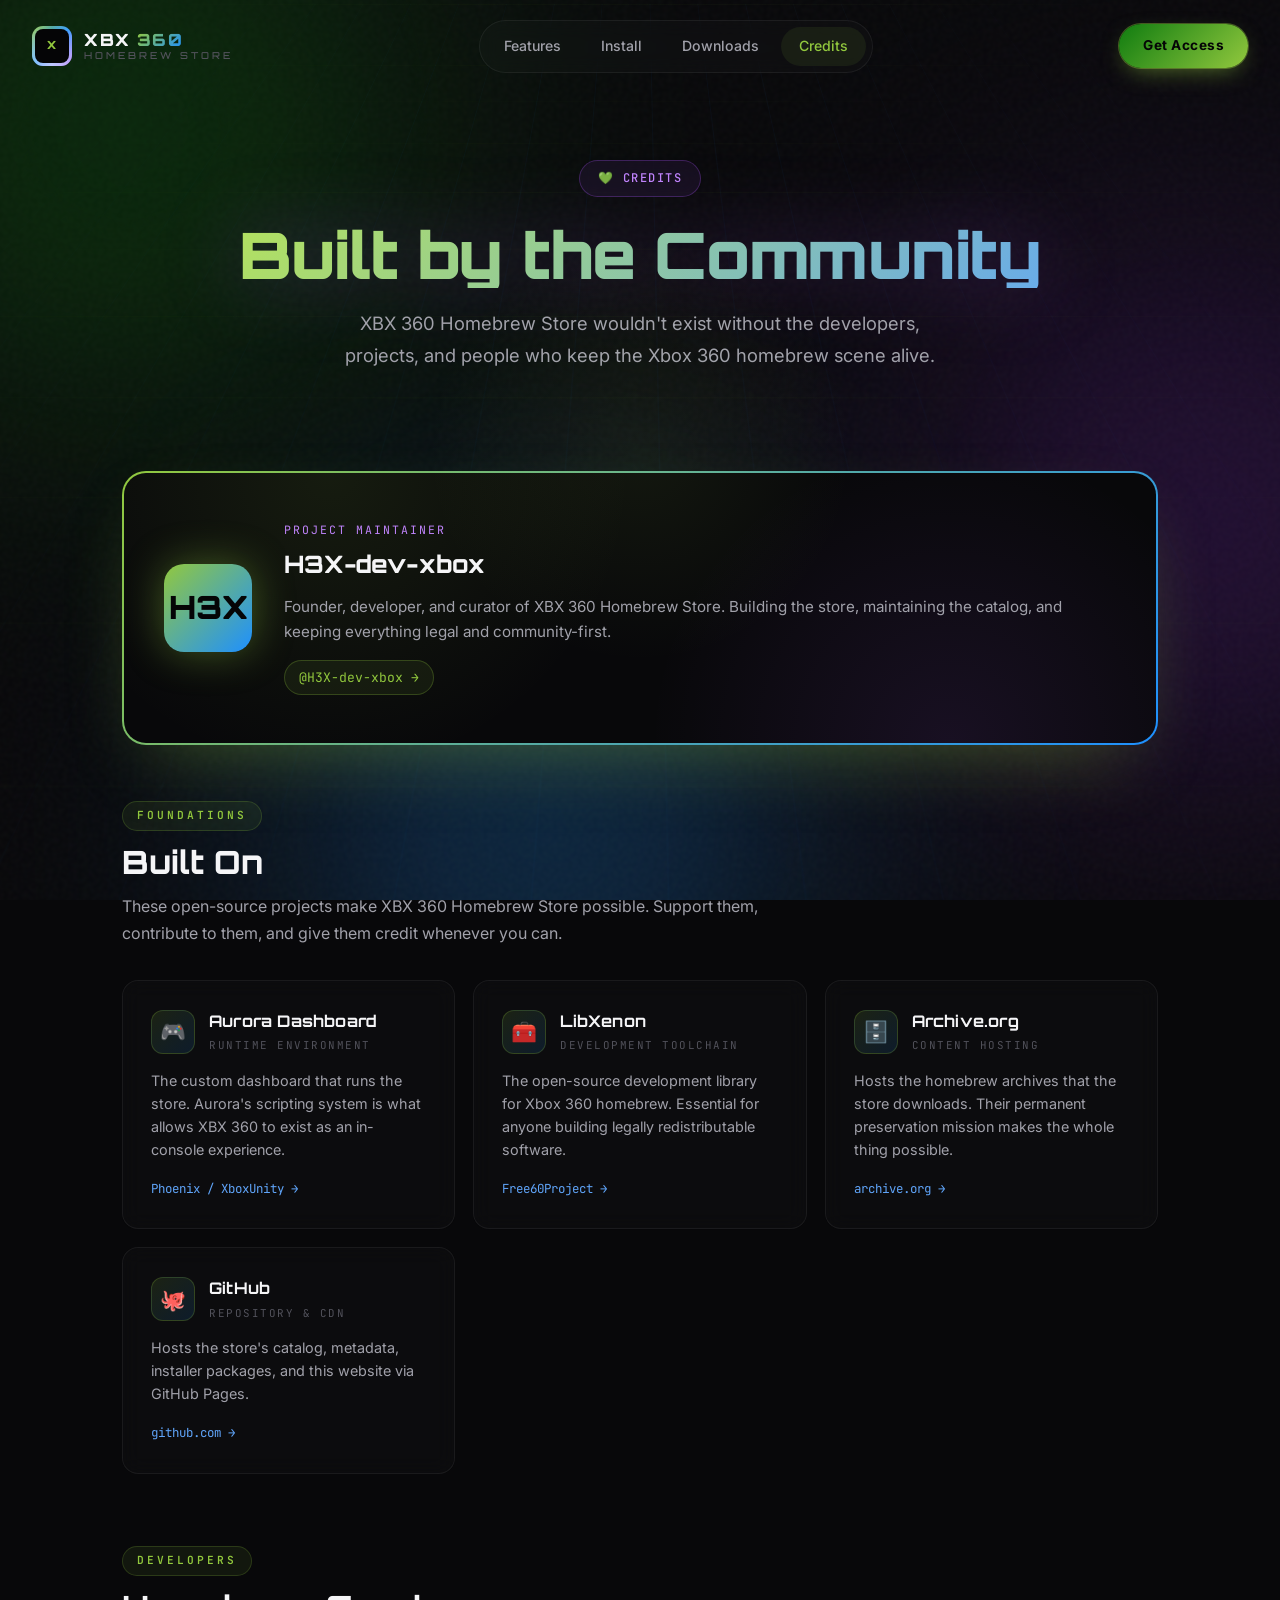
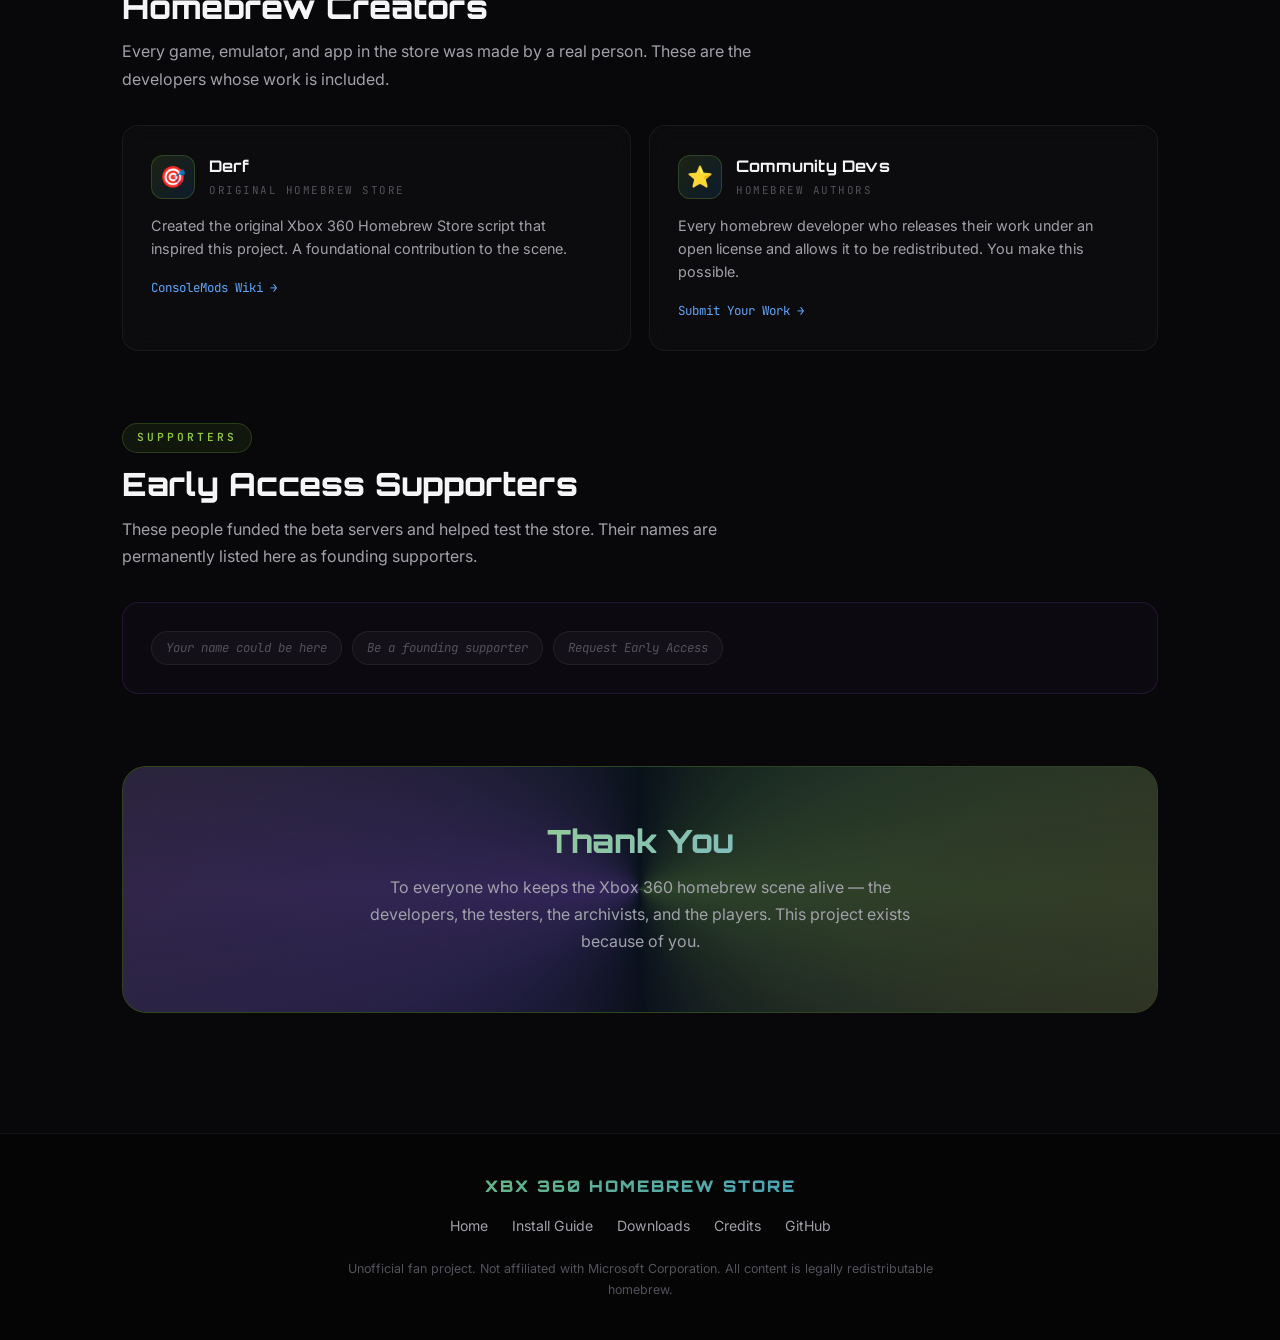
<file: docs/credits.html>
<!DOCTYPE html>
<html lang="en">
<head>
<meta charset="UTF-8">
<meta name="viewport" content="width=device-width, initial-scale=1.0">
<title>Credits | XBX 360 Homebrew Store</title>
<meta name="description" content="The people, projects, and communities that make XBX 360 Homebrew Store possible.">
<meta name="theme-color" content="#08080a">

<meta property="og:title" content="Credits — XBX 360 Homebrew Store">
<meta property="og:description" content="The people and projects behind XBX 360 Homebrew Store.">
<meta property="og:type" content="article">

<link rel="icon" type="image/svg+xml" href="img/logo.svg">

<link rel="preconnect" href="https://fonts.googleapis.com">
<link rel="preconnect" href="https://fonts.gstatic.com" crossorigin>
<link href="https://fonts.googleapis.com/css2?family=Orbitron:wght@500;600;700;800;900&family=Inter:wght@300;400;500;600;700&family=JetBrains+Mono:wght@400;500;700&display=swap" rel="stylesheet">

<style>
:root {
    --green:        #92C83E;
    --green-bright: #B4E25C;
    --green-dark:   #107C10;
    --purple:       #A855F7;
    --purple-bright:#C084FC;
    --purple-dark:  #6B21A8;
    --blue:         #1E90FF;
    --blue-bright:  #60A5FA;
    --blue-alt:     #00BFFF;
    --bg-0:         #050506;
    --bg-1:         #08080a;
    --bg-2:         #0e0e12;
    --bg-3:         #14141a;
    --text:         #f5f5f7;
    --text-dim:     #a1a1aa;
    --text-faint:   #52525b;
    --border:       rgba(255, 255, 255, 0.06);
    --border-hi:    rgba(255, 255, 255, 0.12);
    --glow-green:   rgba(146, 200, 62, 0.45);
    --glow-purple:  rgba(168, 85, 247, 0.45);
    --glow-blue:    rgba(30, 144, 255, 0.45);
    --font-display: 'Orbitron', sans-serif;
    --font-body:    'Inter', sans-serif;
    --font-mono:    'JetBrains Mono', monospace;
    --radius:       16px;
    --radius-lg:    24px;
}

*, *::before, *::after { margin: 0; padding: 0; box-sizing: border-box; }
html { scroll-behavior: smooth; scroll-padding-top: 100px; -webkit-text-size-adjust: 100%; }

body {
    font-family: var(--font-body);
    background: var(--bg-1);
    color: var(--text);
    line-height: 1.6;
    overflow-x: hidden;
    -webkit-font-smoothing: antialiased;
}

::selection { background: var(--green); color: #000; }
a { color: inherit; text-decoration: none; }

::-webkit-scrollbar { width: 10px; }
::-webkit-scrollbar-track { background: var(--bg-0); }
::-webkit-scrollbar-thumb {
    background: linear-gradient(180deg, var(--green-dark), var(--purple-dark));
    border-radius: 10px;
}

/* ─── Background ─── */
.bg-layer {
    position: fixed;
    inset: 0;
    z-index: -1;
    overflow: hidden;
    pointer-events: none;
}

.bg-grid {
    position: absolute;
    inset: -10%;
    background-image:
        linear-gradient(rgba(146, 200, 62, 0.045) 1px, transparent 1px),
        linear-gradient(90deg, rgba(30, 144, 255, 0.045) 1px, transparent 1px);
    background-size: 60px 60px;
    transform: perspective(600px) rotateX(45deg);
    transform-origin: center 20%;
    mask-image: radial-gradient(ellipse at 50% 20%, #000 0%, transparent 70%);
    -webkit-mask-image: radial-gradient(ellipse at 50% 20%, #000 0%, transparent 70%);
    animation: gridScroll 20s linear infinite;
}

@keyframes gridScroll {
    from { background-position: 0 0, 0 0; }
    to   { background-position: 0 60px, 60px 0; }
}

.bg-blob {
    position: absolute;
    border-radius: 50%;
    filter: blur(140px);
    opacity: 0.35;
    animation: blobFloat 24s ease-in-out infinite;
}

.bg-blob.green  { width: 550px; height: 550px; background: var(--green-dark);  top: -150px; left: -150px; }
.bg-blob.purple { width: 500px; height: 500px; background: var(--purple-dark); top: 30%; right: -180px; animation-delay: -8s; }
.bg-blob.blue   { width: 450px; height: 450px; background: var(--blue);        bottom: -150px; left: 25%; animation-delay: -16s; }

@keyframes blobFloat {
    0%, 100% { transform: translate(0, 0) scale(1); }
    33%      { transform: translate(70px, -50px) scale(1.08); }
    66%      { transform: translate(-50px, 70px) scale(0.94); }
}

.bg-noise {
    position: absolute;
    inset: 0;
    opacity: 0.035;
    background-image: url("data:image/svg+xml,%3Csvg viewBox='0 0 200 200' xmlns='http://www.w3.org/2000/svg'%3E%3Cfilter id='n'%3E%3CfeTurbulence type='fractalNoise' baseFrequency='0.9'/%3E%3C/filter%3E%3Crect width='100%25' height='100%25' filter='url(%23n)'/%3E%3C/svg%3E");
    mix-blend-mode: overlay;
}

.cursor-glow {
    position: fixed;
    width: 500px;
    height: 500px;
    border-radius: 50%;
    background: radial-gradient(circle, rgba(146, 200, 62, 0.08), transparent 60%);
    transform: translate(-50%, -50%);
    pointer-events: none;
    z-index: 1;
    mix-blend-mode: screen;
}

@media (max-width: 900px) { .cursor-glow { display: none; } }

/* ─── Header ─── */
header {
    position: fixed;
    top: 0;
    left: 0;
    right: 0;
    z-index: 1000;
    padding: 20px 32px;
    transition: padding 0.4s cubic-bezier(0.4, 0, 0.2, 1),
                background 0.4s, backdrop-filter 0.4s, border-color 0.4s;
    border-bottom: 1px solid transparent;
}

header.scrolled {
    padding: 12px 32px;
    background: rgba(8, 8, 10, 0.72);
    backdrop-filter: blur(20px) saturate(180%);
    -webkit-backdrop-filter: blur(20px) saturate(180%);
    border-bottom-color: var(--border);
}

.nav {
    max-width: 1400px;
    margin: 0 auto;
    display: flex;
    align-items: center;
    justify-content: space-between;
    gap: 24px;
}

.logo {
    display: flex;
    align-items: center;
    gap: 12px;
    font-family: var(--font-display);
    font-weight: 900;
    letter-spacing: 1.5px;
    flex-shrink: 0;
}

.logo-mark {
    position: relative;
    width: 40px;
    height: 40px;
    border-radius: 11px;
    background: linear-gradient(135deg, var(--green) 0%, var(--blue) 50%, var(--purple) 100%);
    display: grid;
    place-items: center;
    overflow: hidden;
    isolation: isolate;
}

.logo-mark::before {
    content: '';
    position: absolute;
    inset: -50%;
    background: conic-gradient(from 0deg, transparent, rgba(255,255,255,0.6), transparent);
    animation: logoSpin 4s linear infinite;
    z-index: -1;
}

.logo-mark span {
    position: relative;
    z-index: 1;
    background: var(--bg-0);
    color: var(--green);
    width: 34px;
    height: 34px;
    border-radius: 8px;
    display: grid;
    place-items: center;
    font-family: var(--font-display);
    font-size: 0.7rem;
    font-weight: 900;
}

@keyframes logoSpin { to { transform: rotate(360deg); } }

.logo-text { display: flex; flex-direction: column; line-height: 1; }
.logo-line1 { font-size: 1.05rem; display: flex; gap: 6px; }
.logo-line1 .xbx { color: var(--text); }
.logo-line1 .num {
    background: linear-gradient(135deg, var(--green), var(--blue), var(--purple));
    background-size: 200% 200%;
    -webkit-background-clip: text;
    background-clip: text;
    -webkit-text-fill-color: transparent;
    animation: gradientShift 6s ease infinite;
}
.logo-line2 {
    font-size: 0.6rem;
    letter-spacing: 3px;
    color: var(--text-faint);
    margin-top: 3px;
    font-weight: 500;
}

@keyframes gradientShift {
    0%, 100% { background-position: 0% 50%; }
    50%      { background-position: 100% 50%; }
}

.nav-links {
    display: flex;
    gap: 4px;
    list-style: none;
    padding: 6px;
    border-radius: 999px;
    background: rgba(255, 255, 255, 0.02);
    border: 1px solid var(--border);
    backdrop-filter: blur(10px);
}

.nav-links a {
    display: block;
    padding: 8px 18px;
    border-radius: 999px;
    font-weight: 500;
    font-size: 0.88rem;
    color: var(--text-dim);
    transition: color 0.25s, background 0.25s;
}

.nav-links a:hover { color: var(--text); background: rgba(255, 255, 255, 0.05); }
.nav-links a.active { color: var(--green); background: rgba(146, 200, 62, 0.08); }

.nav-cta {
    position: relative;
    padding: 11px 24px;
    border-radius: 999px;
    background: linear-gradient(135deg, var(--green-dark), var(--green));
    color: #050506;
    font-weight: 700;
    font-size: 0.85rem;
    letter-spacing: 0.5px;
    overflow: hidden;
    flex-shrink: 0;
    transition: transform 0.25s, box-shadow 0.35s;
    box-shadow: 0 0 0 1px rgba(146, 200, 62, 0.4),
                0 8px 24px -8px rgba(146, 200, 62, 0.6);
}

.nav-cta::after {
    content: '';
    position: absolute;
    inset: 0;
    background: linear-gradient(120deg, transparent 30%, rgba(255,255,255,0.6) 50%, transparent 70%);
    transform: translateX(-100%);
    transition: transform 0.6s;
}

.nav-cta:hover {
    transform: translateY(-2px);
    box-shadow: 0 0 0 1px rgba(146, 200, 62, 0.6),
                0 12px 32px -8px rgba(146, 200, 62, 0.8),
                0 0 60px -10px rgba(30, 144, 255, 0.6);
}

.nav-cta:hover::after { transform: translateX(100%); }

.nav-toggle {
    display: none;
    background: none;
    border: 1px solid var(--border);
    border-radius: 10px;
    color: var(--text);
    font-size: 1.3rem;
    width: 42px;
    height: 42px;
    cursor: pointer;
    transition: border-color 0.25s;
}

.nav-toggle:hover { border-color: var(--green); }

/* ─── Page hero ─── */
.page-hero {
    padding: 160px 32px 60px;
    text-align: center;
    max-width: 900px;
    margin: 0 auto;
}

.page-eyebrow {
    display: inline-flex;
    align-items: center;
    gap: 10px;
    padding: 8px 18px;
    border-radius: 999px;
    background: rgba(168, 85, 247, 0.08);
    border: 1px solid rgba(168, 85, 247, 0.28);
    color: var(--purple-bright);
    font-family: var(--font-mono);
    font-weight: 500;
    font-size: 0.75rem;
    letter-spacing: 1.5px;
    text-transform: uppercase;
    margin-bottom: 24px;
    animation: fadeUp 0.9s cubic-bezier(0.22, 1, 0.36, 1) both;
    backdrop-filter: blur(10px);
}

.page-title {
    font-family: var(--font-display);
    font-weight: 900;
    font-size: clamp(2.2rem, 6vw, 4rem);
    line-height: 1.05;
    letter-spacing: -0.02em;
    margin-bottom: 20px;
    background: linear-gradient(135deg, var(--green-bright) 0%, var(--blue-bright) 50%, var(--purple-bright) 100%);
    background-size: 220% 220%;
    -webkit-background-clip: text;
    background-clip: text;
    -webkit-text-fill-color: transparent;
    animation: gradientShift 8s ease infinite, fadeUp 1s cubic-bezier(0.22, 1, 0.36, 1) 0.1s both;
    filter: drop-shadow(0 0 40px rgba(168, 85, 247, 0.3));
}

.page-sub {
    color: var(--text-dim);
    font-size: clamp(1rem, 2vw, 1.15rem);
    max-width: 620px;
    margin: 0 auto;
    animation: fadeUp 1s cubic-bezier(0.22, 1, 0.36, 1) 0.2s both;
    line-height: 1.7;
}

@keyframes fadeUp {
    from { opacity: 0; transform: translateY(30px); }
    to   { opacity: 1; transform: translateY(0); }
}

/* ─── Content ─── */
.content {
    max-width: 1100px;
    margin: 0 auto;
    padding: 40px 32px 120px;
}

/* Section headings */
.section-block {
    margin-bottom: 72px;
}

.section-label {
    display: inline-block;
    font-family: var(--font-mono);
    font-size: 0.7rem;
    font-weight: 600;
    letter-spacing: 3px;
    color: var(--green);
    text-transform: uppercase;
    margin-bottom: 12px;
    padding: 5px 14px;
    border-radius: 999px;
    background: rgba(146, 200, 62, 0.08);
    border: 1px solid rgba(146, 200, 62, 0.2);
}

.section-h2 {
    font-family: var(--font-display);
    font-weight: 800;
    font-size: clamp(1.4rem, 3.5vw, 2rem);
    line-height: 1.2;
    margin-bottom: 12px;
}

.section-desc {
    color: var(--text-dim);
    font-size: 1rem;
    line-height: 1.7;
    max-width: 640px;
    margin-bottom: 32px;
}

/* Featured credit (main dev) */
.featured-card {
    position: relative;
    border-radius: var(--radius-lg);
    padding: 2px;
    background: linear-gradient(135deg, var(--green), var(--blue), var(--purple), var(--green));
    background-size: 300% 300%;
    animation: gradientShift 8s linear infinite;
    margin-bottom: 56px;
    box-shadow: 0 30px 80px -30px rgba(146, 200, 62, 0.4);
}

.featured-inner {
    border-radius: calc(var(--radius-lg) - 2px);
    padding: 48px 40px;
    background: var(--bg-1);
    display: flex;
    align-items: center;
    gap: 32px;
    position: relative;
    overflow: hidden;
}

.featured-inner::before {
    content: '';
    position: absolute;
    inset: 0;
    background:
        radial-gradient(600px circle at 20% 0%, rgba(146, 200, 62, 0.1), transparent 50%),
        radial-gradient(600px circle at 80% 100%, rgba(168, 85, 247, 0.1), transparent 50%);
    z-index: 0;
}

.featured-avatar {
    position: relative;
    z-index: 1;
    width: 88px;
    height: 88px;
    border-radius: 20px;
    display: grid;
    place-items: center;
    font-family: var(--font-display);
    font-weight: 900;
    font-size: 2rem;
    color: #050506;
    background: linear-gradient(135deg, var(--green), var(--blue), var(--purple));
    background-size: 200% 200%;
    animation: gradientShift 6s ease infinite;
    flex-shrink: 0;
    box-shadow: 0 0 40px rgba(146, 200, 62, 0.4);
}

.featured-info {
    position: relative;
    z-index: 1;
    flex: 1;
}

.featured-role {
    font-family: var(--font-mono);
    font-size: 0.72rem;
    letter-spacing: 2px;
    text-transform: uppercase;
    color: var(--purple-bright);
    margin-bottom: 6px;
}

.featured-name {
    font-family: var(--font-display);
    font-weight: 800;
    font-size: 1.5rem;
    letter-spacing: 0.2px;
    margin-bottom: 10px;
    color: var(--text);
}

.featured-desc {
    color: var(--text-dim);
    font-size: 0.95rem;
    line-height: 1.65;
    margin-bottom: 16px;
}

.featured-link {
    display: inline-flex;
    align-items: center;
    gap: 6px;
    font-family: var(--font-mono);
    font-size: 0.82rem;
    color: var(--green);
    padding: 6px 14px;
    border-radius: 999px;
    background: rgba(146, 200, 62, 0.08);
    border: 1px solid rgba(146, 200, 62, 0.25);
    transition: all 0.25s;
}

.featured-link:hover {
    background: rgba(146, 200, 62, 0.15);
    transform: translateY(-2px);
    box-shadow: 0 6px 20px -6px rgba(146, 200, 62, 0.5);
}

/* Credit grid */
.credit-grid {
    display: grid;
    grid-template-columns: repeat(auto-fit, minmax(280px, 1fr));
    gap: 18px;
}

.credit-card {
    position: relative;
    padding: 28px;
    border-radius: var(--radius);
    background: rgba(255, 255, 255, 0.02);
    border: 1px solid var(--border);
    overflow: hidden;
    transition: transform 0.35s cubic-bezier(0.22, 1, 0.36, 1),
                border-color 0.35s, box-shadow 0.35s;
    backdrop-filter: blur(10px);
}

.credit-card::after {
    content: '';
    position: absolute;
    top: 0;
    left: 0;
    right: 0;
    height: 1px;
    background: linear-gradient(90deg, transparent, var(--green), var(--blue), var(--purple), transparent);
    transform: scaleX(0);
    transform-origin: left;
    transition: transform 0.6s cubic-bezier(0.22, 1, 0.36, 1);
}

.credit-card:hover {
    transform: translateY(-5px);
    border-color: rgba(146, 200, 62, 0.24);
    box-shadow: 0 24px 60px -20px rgba(0, 0, 0, 0.7),
                0 0 50px -20px rgba(146, 200, 62, 0.25);
}

.credit-card:hover::after { transform: scaleX(1); }

.credit-head {
    display: flex;
    align-items: center;
    gap: 14px;
    margin-bottom: 14px;
}

.credit-icon {
    width: 44px;
    height: 44px;
    border-radius: 12px;
    display: grid;
    place-items: center;
    font-size: 1.3rem;
    background: linear-gradient(135deg, rgba(146, 200, 62, 0.12), rgba(30, 144, 255, 0.12));
    border: 1px solid rgba(146, 200, 62, 0.22);
    flex-shrink: 0;
    transition: transform 0.4s cubic-bezier(0.22, 1, 0.36, 1);
}

.credit-card:hover .credit-icon {
    transform: scale(1.08) rotate(-3deg);
}

.credit-name {
    font-family: var(--font-display);
    font-weight: 700;
    font-size: 1rem;
    letter-spacing: 0.2px;
    color: var(--text);
}

.credit-role {
    font-family: var(--font-mono);
    font-size: 0.68rem;
    letter-spacing: 1.5px;
    text-transform: uppercase;
    color: var(--text-faint);
    margin-top: 3px;
}

.credit-desc {
    color: var(--text-dim);
    font-size: 0.9rem;
    line-height: 1.6;
    margin-bottom: 14px;
}

.credit-link {
    display: inline-flex;
    align-items: center;
    gap: 6px;
    font-family: var(--font-mono);
    font-size: 0.78rem;
    color: var(--blue-bright);
    transition: color 0.25s, gap 0.25s;
}

.credit-link:hover {
    color: var(--green);
    gap: 10px;
}

/* Supporters wall */
.supporters-wall {
    display: flex;
    flex-wrap: wrap;
    gap: 10px;
    padding: 28px;
    border-radius: var(--radius);
    background: rgba(168, 85, 247, 0.03);
    border: 1px solid rgba(168, 85, 247, 0.15);
}

.supporter {
    padding: 6px 14px;
    border-radius: 999px;
    background: rgba(168, 85, 247, 0.08);
    border: 1px solid rgba(168, 85, 247, 0.25);
    font-family: var(--font-mono);
    font-size: 0.78rem;
    color: var(--purple-bright);
    transition: all 0.25s;
}

.supporter:hover {
    background: rgba(168, 85, 247, 0.16);
    transform: translateY(-2px);
    box-shadow: 0 6px 20px -6px rgba(168, 85, 247, 0.5);
}

.supporter.placeholder {
    color: var(--text-faint);
    background: rgba(255, 255, 255, 0.03);
    border-color: var(--border);
    font-style: italic;
}

/* Thank you note */
.thank-you {
    margin-top: 72px;
    padding: 56px 40px;
    border-radius: var(--radius-lg);
    background: linear-gradient(135deg, rgba(16, 124, 16, 0.1), rgba(30, 144, 255, 0.08), rgba(107, 33, 168, 0.1));
    border: 1px solid rgba(146, 200, 62, 0.28);
    text-align: center;
    position: relative;
    overflow: hidden;
}

.thank-you::before {
    content: '';
    position: absolute;
    inset: -2px;
    border-radius: var(--radius-lg);
    background: conic-gradient(from 0deg, transparent, var(--green), transparent, var(--purple), transparent);
    opacity: 0.28;
    z-index: -1;
    animation: rotateConic 8s linear infinite;
}

@keyframes rotateConic { to { transform: rotate(360deg); } }

.thank-you h3 {
    font-family: var(--font-display);
    font-weight: 800;
    font-size: clamp(1.4rem, 4vw, 2rem);
    line-height: 1.15;
    margin-bottom: 14px;
    background: linear-gradient(135deg, var(--green-bright), var(--blue-bright), var(--purple-bright));
    background-size: 200% 200%;
    -webkit-background-clip: text;
    background-clip: text;
    -webkit-text-fill-color: transparent;
    animation: gradientShift 6s ease infinite;
}

.thank-you p {
    color: var(--text-dim);
    max-width: 560px;
    margin: 0 auto;
    font-size: 1rem;
    line-height: 1.7;
}

/* ─── Footer ─── */
footer {
    border-top: 1px solid var(--border);
    padding: 40px 32px;
    background: var(--bg-0);
    text-align: center;
}

.footer-inner { max-width: 1400px; margin: 0 auto; }

.footer-logo {
    font-family: var(--font-display);
    font-weight: 900;
    font-size: 1rem;
    letter-spacing: 2px;
    margin-bottom: 16px;
    background: linear-gradient(135deg, var(--green), var(--blue), var(--purple));
    background-size: 200% 200%;
    -webkit-background-clip: text;
    background-clip: text;
    -webkit-text-fill-color: transparent;
    animation: gradientShift 6s ease infinite;
}

.footer-links {
    display: flex;
    gap: 24px;
    justify-content: center;
    flex-wrap: wrap;
    margin-bottom: 20px;
}

.footer-links a {
    color: var(--text-dim);
    font-size: 0.88rem;
    transition: color 0.25s;
}

.footer-links a:hover { color: var(--green); }

.footer-legal {
    color: var(--text-faint);
    font-size: 0.78rem;
    max-width: 620px;
    margin: 0 auto;
    line-height: 1.7;
}

/* ─── Responsive ─── */
@media (max-width: 900px) {
    header { padding: 16px 20px; }
    header.scrolled { padding: 10px 20px; }

    .nav-links {
        position: fixed;
        top: 72px;
        left: 16px;
        right: 16px;
        flex-direction: column;
        background: rgba(8, 8, 10, 0.96);
        backdrop-filter: blur(24px);
        padding: 16px;
        gap: 4px;
        border-radius: var(--radius);
        border: 1px solid var(--border-hi);
        transform: translateY(-150%);
        opacity: 0;
        transition: transform 0.4s cubic-bezier(0.22, 1, 0.36, 1), opacity 0.3s;
        pointer-events: none;
        box-shadow: 0 20px 60px -20px rgba(0, 0, 0, 0.8);
    }

    .nav-links.open { transform: translateY(0); opacity: 1; pointer-events: auto; }
    .nav-links a { padding: 12px 16px; }
    .nav-toggle { display: grid; place-items: center; }
    .nav-cta { display: none; }

    .page-hero { padding: 130px 20px 40px; }
    .content { padding: 20px 20px 80px; }

    .featured-inner { flex-direction: column; text-align: center; padding: 36px 24px; }
    .featured-avatar { width: 72px; height: 72px; font-size: 1.6rem; }
    .thank-you { padding: 40px 24px; }
}

@media (prefers-reduced-motion: reduce) {
    *, *::before, *::after {
        animation-duration: 0.01ms !important;
        animation-iteration-count: 1 !important;
        transition-duration: 0.01ms !important;
    }
}
</style>
</head>
<body>

<div class="bg-layer" aria-hidden="true">
    <div class="bg-grid"></div>
    <div class="bg-blob green"></div>
    <div class="bg-blob purple"></div>
    <div class="bg-blob blue"></div>
    <div class="bg-noise"></div>
</div>
<div class="cursor-glow" id="cursorGlow" aria-hidden="true"></div>

<header id="header">
    <nav class="nav" aria-label="Primary">
        <a href="index.html" class="logo" aria-label="XBX 360 Homebrew Store home">
            <div class="logo-mark"><span>X</span></div>
            <div class="logo-text">
                <div class="logo-line1"><span class="xbx">XBX</span> <span class="num">360</span></div>
                <div class="logo-line2">HOMEBREW STORE</div>
            </div>
        </a>

        <ul class="nav-links" id="navLinks">
            <li><a href="index.html#features">Features</a></li>
            <li><a href="install.html">Install</a></li>
            <li><a href="downloads.html">Downloads</a></li>
            <li><a href="credits.html" class="active">Credits</a></li>
        </ul>

        <a href="https://github.com/H3X-dev-xbox/xbx-360-homebrew-store" target="_blank" rel="noopener" class="nav-cta">Get Access</a>
        <button class="nav-toggle" id="navToggle" aria-label="Toggle menu" aria-expanded="false">☰</button>
    </nav>
</header>

<main>
    <section class="page-hero">
        <span class="page-eyebrow">💚 Credits</span>
        <h1 class="page-title">Built by the Community</h1>
        <p class="page-sub">
            XBX 360 Homebrew Store wouldn't exist without the developers, projects,
            and people who keep the Xbox 360 homebrew scene alive.
        </p>
    </section>

    <div class="content">

        <!-- Featured: maintainer -->
        <div class="featured-card">
            <div class="featured-inner">
                <div class="featured-avatar">H3X</div>
                <div class="featured-info">
                    <div class="featured-role">Project Maintainer</div>
                    <div class="featured-name">H3X-dev-xbox</div>
                    <p class="featured-desc">
                        Founder, developer, and curator of XBX 360 Homebrew Store.
                        Building the store, maintaining the catalog, and keeping everything legal
                        and community-first.
                    </p>
                    <a href="https://github.com/H3X-dev-xbox" target="_blank" rel="noopener" class="featured-link">
                        @H3X-dev-xbox →
                    </a>
                </div>
            </div>
        </div>

        <!-- Core projects -->
        <div class="section-block">
            <span class="section-label">Foundations</span>
            <h2 class="section-h2">Built On</h2>
            <p class="section-desc">
                These open-source projects make XBX 360 Homebrew Store possible.
                Support them, contribute to them, and give them credit whenever you can.
            </p>

            <div class="credit-grid">
                <div class="credit-card">
                    <div class="credit-head">
                        <div class="credit-icon">🎮</div>
                        <div>
                            <div class="credit-name">Aurora Dashboard</div>
                            <div class="credit-role">Runtime Environment</div>
                        </div>
                    </div>
                    <p class="credit-desc">
                        The custom dashboard that runs the store. Aurora's scripting system
                        is what allows XBX 360 to exist as an in-console experience.
                    </p>
                    <a href="https://phoenix.xboxunity.net/" target="_blank" rel="noopener" class="credit-link">
                        Phoenix / XboxUnity →
                    </a>
                </div>

                <div class="credit-card">
                    <div class="credit-head">
                        <div class="credit-icon">🧰</div>
                        <div>
                            <div class="credit-name">LibXenon</div>
                            <div class="credit-role">Development Toolchain</div>
                        </div>
                    </div>
                    <p class="credit-desc">
                        The open-source development library for Xbox 360 homebrew.
                        Essential for anyone building legally redistributable software.
                    </p>
                    <a href="https://github.com/Free60Project/libxenon" target="_blank" rel="noopener" class="credit-link">
                        Free60Project →
                    </a>
                </div>

                <div class="credit-card">
                    <div class="credit-head">
                        <div class="credit-icon">🗄️</div>
                        <div>
                            <div class="credit-name">Archive.org</div>
                            <div class="credit-role">Content Hosting</div>
                        </div>
                    </div>
                    <p class="credit-desc">
                        Hosts the homebrew archives that the store downloads.
                        Their permanent preservation mission makes the whole thing possible.
                    </p>
                    <a href="https://archive.org" target="_blank" rel="noopener" class="credit-link">
                        archive.org →
                    </a>
                </div>

                <div class="credit-card">
                    <div class="credit-head">
                        <div class="credit-icon">🐙</div>
                        <div>
                            <div class="credit-name">GitHub</div>
                            <div class="credit-role">Repository & CDN</div>
                        </div>
                    </div>
                    <p class="credit-desc">
                        Hosts the store's catalog, metadata, installer packages,
                        and this website via GitHub Pages.
                    </p>
                    <a href="https://github.com" target="_blank" rel="noopener" class="credit-link">
                        github.com →
                    </a>
                </div>
            </div>
        </div>

        <!-- Homebrew developers -->
        <div class="section-block">
            <span class="section-label">Developers</span>
            <h2 class="section-h2">Homebrew Creators</h2>
            <p class="section-desc">
                Every game, emulator, and app in the store was made by a real person.
                These are the developers whose work is included.
            </p>

            <div class="credit-grid">
                <div class="credit-card">
                    <div class="credit-head">
                        <div class="credit-icon">🎯</div>
                        <div>
                            <div class="credit-name">Derf</div>
                            <div class="credit-role">Original Homebrew Store</div>
                        </div>
                    </div>
                    <p class="credit-desc">
                        Created the original Xbox 360 Homebrew Store script that inspired this project.
                        A foundational contribution to the scene.
                    </p>
                    <a href="https://consolemods.org/wiki/Xbox_360:Homebrew_Store" target="_blank" rel="noopener" class="credit-link">
                        ConsoleMods Wiki →
                    </a>
                </div>

                <div class="credit-card">
                    <div class="credit-head">
                        <div class="credit-icon">⭐</div>
                        <div>
                            <div class="credit-name">Community Devs</div>
                            <div class="credit-role">Homebrew Authors</div>
                        </div>
                    </div>
                    <p class="credit-desc">
                        Every homebrew developer who releases their work under an open license
                        and allows it to be redistributed. You make this possible.
                    </p>
                    <a href="https://github.com/H3X-dev-xbox/xbx-360-homebrew-store" target="_blank" rel="noopener" class="credit-link">
                        Submit Your Work →
                    </a>
                </div>
            </div>
        </div>

        <!-- Early Access Supporters -->
        <div class="section-block">
            <span class="section-label">Supporters</span>
            <h2 class="section-h2">Early Access Supporters</h2>
            <p class="section-desc">
                These people funded the beta servers and helped test the store.
                Their names are permanently listed here as founding supporters.
            </p>

            <div class="supporters-wall">
                <span class="supporter placeholder">Your name could be here</span>
                <span class="supporter placeholder">Be a founding supporter</span>
                <span class="supporter placeholder">Request Early Access</span>
            </div>
        </div>

        <!-- Thank you -->
        <div class="thank-you">
            <h3>Thank You</h3>
            <p>
                To everyone who keeps the Xbox 360 homebrew scene alive —
                the developers, the testers, the archivists, and the players.
                This project exists because of you.
            </p>
        </div>

    </div>
</main>

<footer>
    <div class="footer-inner">
        <div class="footer-logo">XBX 360 HOMEBREW STORE</div>
        <div class="footer-links">
            <a href="index.html">Home</a>
            <a href="install.html">Install Guide</a>
            <a href="downloads.html">Downloads</a>
            <a href="credits.html">Credits</a>
            <a href="https://github.com/H3X-dev-xbox/xbx-360-homebrew-store" target="_blank" rel="noopener">GitHub</a>
        </div>
        <p class="footer-legal">
            Unofficial fan project. Not affiliated with Microsoft Corporation.
            All content is legally redistributable homebrew.
        </p>
    </div>
</footer>

<script>
(function () {
    'use strict';

    const header = document.getElementById('header');
    window.addEventListener('scroll', () => {
        header.classList.toggle('scrolled', window.scrollY > 40);
    }, { passive: true });

    const navToggle = document.getElementById('navToggle');
    const navLinks = document.getElementById('navLinks');
    navToggle.addEventListener('click', () => {
        const open = navLinks.classList.toggle('open');
        navToggle.setAttribute('aria-expanded', open);
        navToggle.textContent = open ? '✕' : '☰';
    });
    navLinks.querySelectorAll('a').forEach(l => {
        l.addEventListener('click', () => {
            navLinks.classList.remove('open');
            navToggle.textContent = '☰';
        });
    });

    const cursorGlow = document.getElementById('cursorGlow');
    const isTouch = window.matchMedia('(pointer: coarse)').matches;
    if (!isTouch && cursorGlow) {
        let mx = window.innerWidth / 2, my = window.innerHeight / 2;
        let gx = mx, gy = my;
        document.addEventListener('mousemove', e => { mx = e.clientX; my = e.clientY; });
        (function loop() {
            gx += (mx - gx) * 0.08;
            gy += (my - gy) * 0.08;
            cursorGlow.style.transform = `translate(${gx}px, ${gy}px) translate(-50%, -50%)`;
            requestAnimationFrame(loop);
        })();
    }
})();
</script>

</body>
                  </html>
</file>
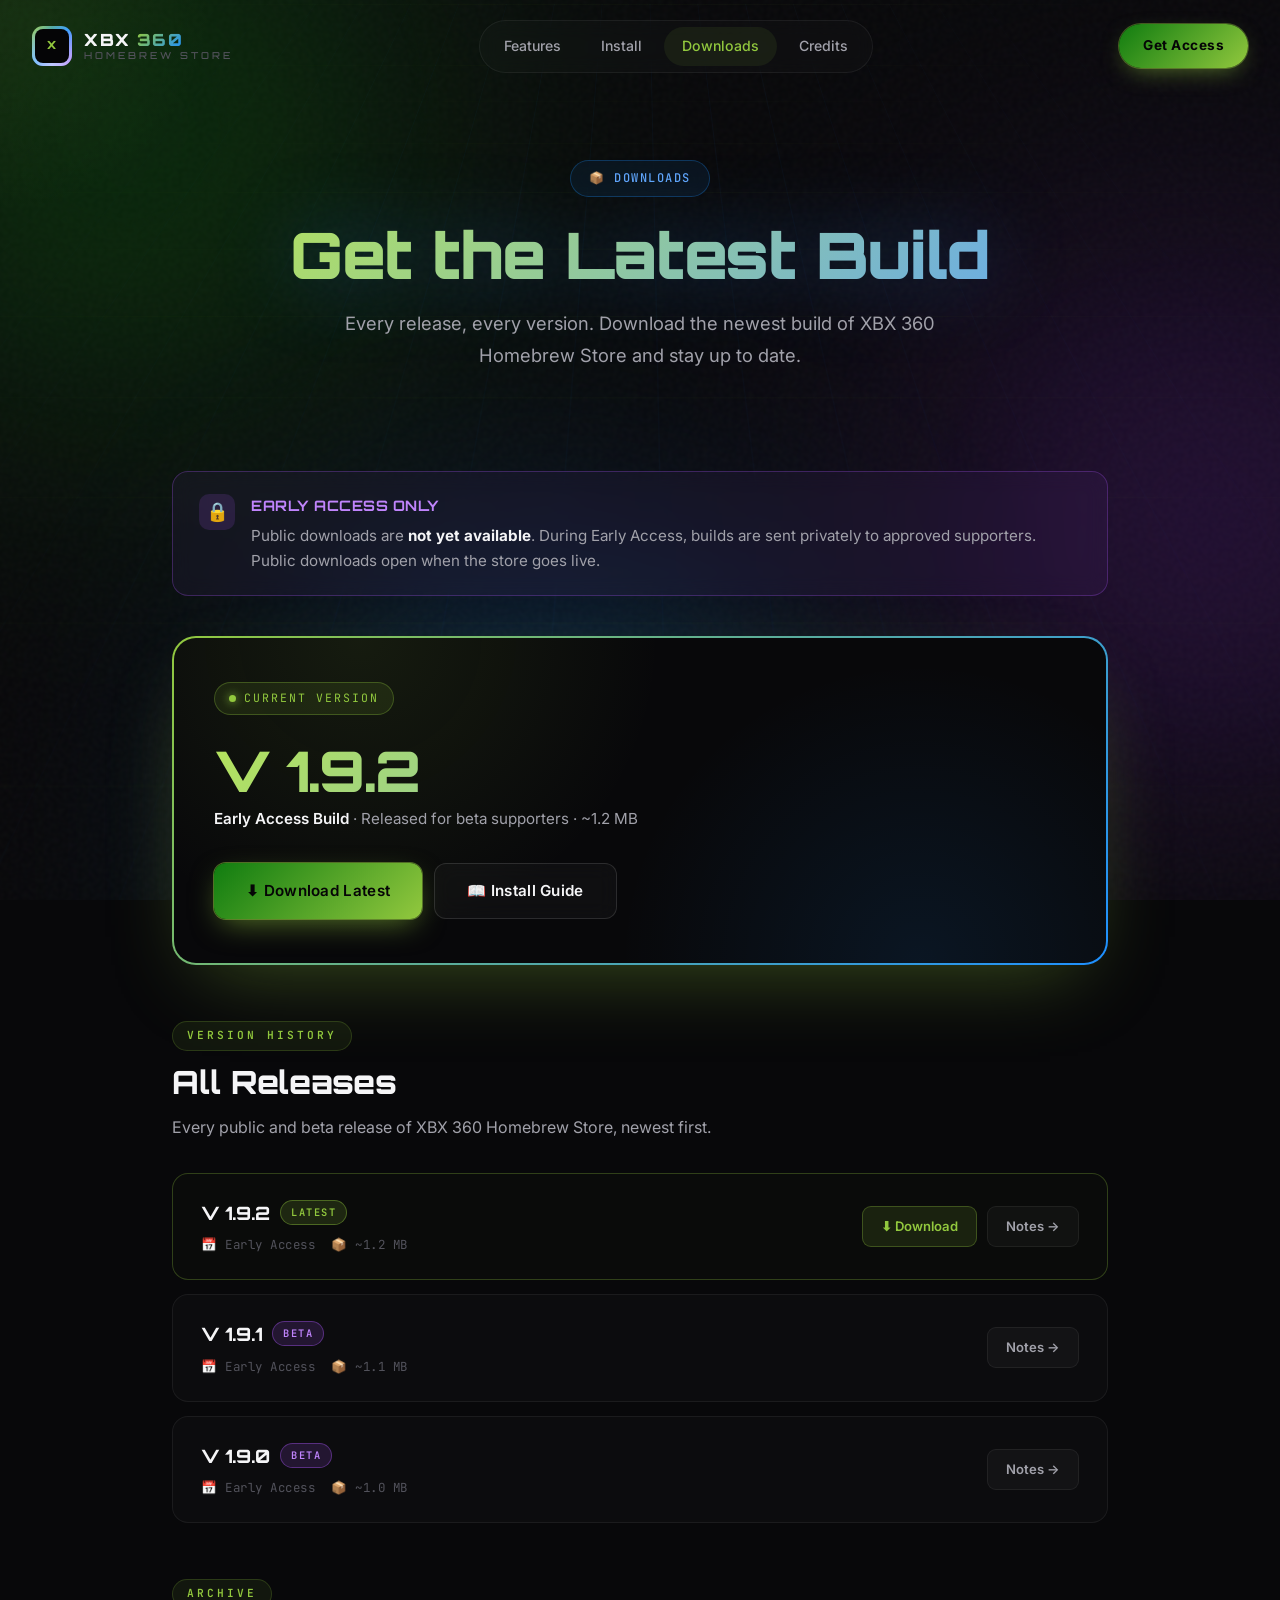
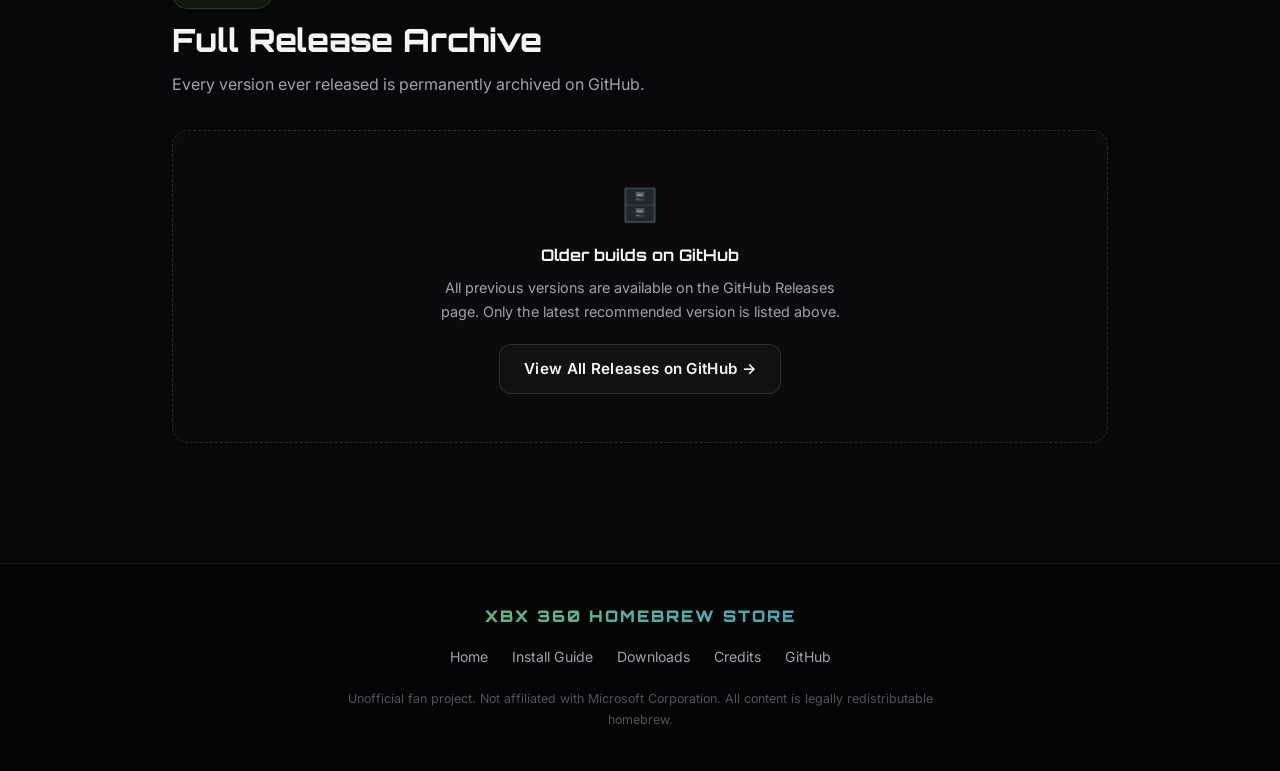
<file: docs/downloads.html>
<!DOCTYPE html>
<html lang="en">
<head>
<meta charset="UTF-8">
<meta name="viewport" content="width=device-width, initial-scale=1.0">
<title>Downloads | XBX 360 Homebrew Store</title>
<meta name="description" content="Download the latest version of XBX 360 Homebrew Store for Xbox 360.">
<meta name="theme-color" content="#08080a">

<meta property="og:title" content="Downloads — XBX 360 Homebrew Store">
<meta property="og:description" content="Get the latest version of XBX 360 Homebrew Store.">
<meta property="og:type" content="website">

<link rel="icon" type="image/svg+xml" href="img/logo.svg">

<link rel="preconnect" href="https://fonts.googleapis.com">
<link rel="preconnect" href="https://fonts.gstatic.com" crossorigin>
<link href="https://fonts.googleapis.com/css2?family=Orbitron:wght@500;600;700;800;900&family=Inter:wght@300;400;500;600;700&family=JetBrains+Mono:wght@400;500;700&display=swap" rel="stylesheet">

<style>
:root {
    --green:        #92C83E;
    --green-bright: #B4E25C;
    --green-dark:   #107C10;
    --purple:       #A855F7;
    --purple-bright:#C084FC;
    --purple-dark:  #6B21A8;
    --blue:         #1E90FF;
    --blue-bright:  #60A5FA;
    --blue-alt:     #00BFFF;
    --bg-0:         #050506;
    --bg-1:         #08080a;
    --bg-2:         #0e0e12;
    --bg-3:         #14141a;
    --text:         #f5f5f7;
    --text-dim:     #a1a1aa;
    --text-faint:   #52525b;
    --border:       rgba(255, 255, 255, 0.06);
    --border-hi:    rgba(255, 255, 255, 0.12);
    --glow-green:   rgba(146, 200, 62, 0.45);
    --glow-purple:  rgba(168, 85, 247, 0.45);
    --glow-blue:    rgba(30, 144, 255, 0.45);
    --font-display: 'Orbitron', sans-serif;
    --font-body:    'Inter', sans-serif;
    --font-mono:    'JetBrains Mono', monospace;
    --radius:       16px;
    --radius-lg:    24px;
}

*, *::before, *::after { margin: 0; padding: 0; box-sizing: border-box; }
html { scroll-behavior: smooth; scroll-padding-top: 100px; -webkit-text-size-adjust: 100%; }

body {
    font-family: var(--font-body);
    background: var(--bg-1);
    color: var(--text);
    line-height: 1.6;
    overflow-x: hidden;
    -webkit-font-smoothing: antialiased;
}

::selection { background: var(--green); color: #000; }
a { color: inherit; text-decoration: none; }

::-webkit-scrollbar { width: 10px; }
::-webkit-scrollbar-track { background: var(--bg-0); }
::-webkit-scrollbar-thumb {
    background: linear-gradient(180deg, var(--green-dark), var(--purple-dark));
    border-radius: 10px;
}

/* ─── Background ─── */
.bg-layer {
    position: fixed;
    inset: 0;
    z-index: -1;
    overflow: hidden;
    pointer-events: none;
}

.bg-grid {
    position: absolute;
    inset: -10%;
    background-image:
        linear-gradient(rgba(146, 200, 62, 0.045) 1px, transparent 1px),
        linear-gradient(90deg, rgba(30, 144, 255, 0.045) 1px, transparent 1px);
    background-size: 60px 60px;
    transform: perspective(600px) rotateX(45deg);
    transform-origin: center 20%;
    mask-image: radial-gradient(ellipse at 50% 20%, #000 0%, transparent 70%);
    -webkit-mask-image: radial-gradient(ellipse at 50% 20%, #000 0%, transparent 70%);
    animation: gridScroll 20s linear infinite;
}

@keyframes gridScroll {
    from { background-position: 0 0, 0 0; }
    to   { background-position: 0 60px, 60px 0; }
}

.bg-blob {
    position: absolute;
    border-radius: 50%;
    filter: blur(140px);
    opacity: 0.35;
    animation: blobFloat 24s ease-in-out infinite;
}

.bg-blob.green  { width: 550px; height: 550px; background: var(--green-dark);  top: -150px; left: -150px; }
.bg-blob.purple { width: 500px; height: 500px; background: var(--purple-dark); top: 30%; right: -180px; animation-delay: -8s; }
.bg-blob.blue   { width: 450px; height: 450px; background: var(--blue);        bottom: -150px; left: 25%; animation-delay: -16s; }

@keyframes blobFloat {
    0%, 100% { transform: translate(0, 0) scale(1); }
    33%      { transform: translate(70px, -50px) scale(1.08); }
    66%      { transform: translate(-50px, 70px) scale(0.94); }
}

.bg-noise {
    position: absolute;
    inset: 0;
    opacity: 0.035;
    background-image: url("data:image/svg+xml,%3Csvg viewBox='0 0 200 200' xmlns='http://www.w3.org/2000/svg'%3E%3Cfilter id='n'%3E%3CfeTurbulence type='fractalNoise' baseFrequency='0.9'/%3E%3C/filter%3E%3Crect width='100%25' height='100%25' filter='url(%23n)'/%3E%3C/svg%3E");
    mix-blend-mode: overlay;
}

.cursor-glow {
    position: fixed;
    width: 500px;
    height: 500px;
    border-radius: 50%;
    background: radial-gradient(circle, rgba(146, 200, 62, 0.08), transparent 60%);
    transform: translate(-50%, -50%);
    pointer-events: none;
    z-index: 1;
    mix-blend-mode: screen;
}

@media (max-width: 900px) { .cursor-glow { display: none; } }

/* ─── Header ─── */
header {
    position: fixed;
    top: 0;
    left: 0;
    right: 0;
    z-index: 1000;
    padding: 20px 32px;
    transition: padding 0.4s cubic-bezier(0.4, 0, 0.2, 1),
                background 0.4s, backdrop-filter 0.4s, border-color 0.4s;
    border-bottom: 1px solid transparent;
}

header.scrolled {
    padding: 12px 32px;
    background: rgba(8, 8, 10, 0.72);
    backdrop-filter: blur(20px) saturate(180%);
    -webkit-backdrop-filter: blur(20px) saturate(180%);
    border-bottom-color: var(--border);
}

.nav {
    max-width: 1400px;
    margin: 0 auto;
    display: flex;
    align-items: center;
    justify-content: space-between;
    gap: 24px;
}

.logo {
    display: flex;
    align-items: center;
    gap: 12px;
    font-family: var(--font-display);
    font-weight: 900;
    letter-spacing: 1.5px;
    flex-shrink: 0;
}

.logo-mark {
    position: relative;
    width: 40px;
    height: 40px;
    border-radius: 11px;
    background: linear-gradient(135deg, var(--green) 0%, var(--blue) 50%, var(--purple) 100%);
    display: grid;
    place-items: center;
    overflow: hidden;
    isolation: isolate;
}

.logo-mark::before {
    content: '';
    position: absolute;
    inset: -50%;
    background: conic-gradient(from 0deg, transparent, rgba(255,255,255,0.6), transparent);
    animation: logoSpin 4s linear infinite;
    z-index: -1;
}

.logo-mark span {
    position: relative;
    z-index: 1;
    background: var(--bg-0);
    color: var(--green);
    width: 34px;
    height: 34px;
    border-radius: 8px;
    display: grid;
    place-items: center;
    font-family: var(--font-display);
    font-size: 0.7rem;
    font-weight: 900;
}

@keyframes logoSpin { to { transform: rotate(360deg); } }

.logo-text { display: flex; flex-direction: column; line-height: 1; }
.logo-line1 { font-size: 1.05rem; display: flex; gap: 6px; }
.logo-line1 .xbx { color: var(--text); }
.logo-line1 .num {
    background: linear-gradient(135deg, var(--green), var(--blue), var(--purple));
    background-size: 200% 200%;
    -webkit-background-clip: text;
    background-clip: text;
    -webkit-text-fill-color: transparent;
    animation: gradientShift 6s ease infinite;
}
.logo-line2 {
    font-size: 0.6rem;
    letter-spacing: 3px;
    color: var(--text-faint);
    margin-top: 3px;
    font-weight: 500;
}

@keyframes gradientShift {
    0%, 100% { background-position: 0% 50%; }
    50%      { background-position: 100% 50%; }
}

.nav-links {
    display: flex;
    gap: 4px;
    list-style: none;
    padding: 6px;
    border-radius: 999px;
    background: rgba(255, 255, 255, 0.02);
    border: 1px solid var(--border);
    backdrop-filter: blur(10px);
}

.nav-links a {
    display: block;
    padding: 8px 18px;
    border-radius: 999px;
    font-weight: 500;
    font-size: 0.88rem;
    color: var(--text-dim);
    transition: color 0.25s, background 0.25s;
}

.nav-links a:hover { color: var(--text); background: rgba(255, 255, 255, 0.05); }
.nav-links a.active { color: var(--green); background: rgba(146, 200, 62, 0.08); }

.nav-cta {
    position: relative;
    padding: 11px 24px;
    border-radius: 999px;
    background: linear-gradient(135deg, var(--green-dark), var(--green));
    color: #050506;
    font-weight: 700;
    font-size: 0.85rem;
    letter-spacing: 0.5px;
    overflow: hidden;
    flex-shrink: 0;
    transition: transform 0.25s, box-shadow 0.35s;
    box-shadow: 0 0 0 1px rgba(146, 200, 62, 0.4),
                0 8px 24px -8px rgba(146, 200, 62, 0.6);
}

.nav-cta::after {
    content: '';
    position: absolute;
    inset: 0;
    background: linear-gradient(120deg, transparent 30%, rgba(255,255,255,0.6) 50%, transparent 70%);
    transform: translateX(-100%);
    transition: transform 0.6s;
}

.nav-cta:hover {
    transform: translateY(-2px);
    box-shadow: 0 0 0 1px rgba(146, 200, 62, 0.6),
                0 12px 32px -8px rgba(146, 200, 62, 0.8),
                0 0 60px -10px rgba(30, 144, 255, 0.6);
}

.nav-cta:hover::after { transform: translateX(100%); }

.nav-toggle {
    display: none;
    background: none;
    border: 1px solid var(--border);
    border-radius: 10px;
    color: var(--text);
    font-size: 1.3rem;
    width: 42px;
    height: 42px;
    cursor: pointer;
    transition: border-color 0.25s;
}

.nav-toggle:hover { border-color: var(--green); }

/* ─── Page hero ─── */
.page-hero {
    padding: 160px 32px 60px;
    text-align: center;
    max-width: 900px;
    margin: 0 auto;
}

.page-eyebrow {
    display: inline-flex;
    align-items: center;
    gap: 10px;
    padding: 8px 18px;
    border-radius: 999px;
    background: rgba(30, 144, 255, 0.08);
    border: 1px solid rgba(30, 144, 255, 0.28);
    color: var(--blue-bright);
    font-family: var(--font-mono);
    font-weight: 500;
    font-size: 0.75rem;
    letter-spacing: 1.5px;
    text-transform: uppercase;
    margin-bottom: 24px;
    animation: fadeUp 0.9s cubic-bezier(0.22, 1, 0.36, 1) both;
    backdrop-filter: blur(10px);
}

.page-title {
    font-family: var(--font-display);
    font-weight: 900;
    font-size: clamp(2.2rem, 6vw, 4rem);
    line-height: 1.05;
    letter-spacing: -0.02em;
    margin-bottom: 20px;
    background: linear-gradient(135deg, var(--green-bright) 0%, var(--blue-bright) 50%, var(--purple-bright) 100%);
    background-size: 220% 220%;
    -webkit-background-clip: text;
    background-clip: text;
    -webkit-text-fill-color: transparent;
    animation: gradientShift 8s ease infinite, fadeUp 1s cubic-bezier(0.22, 1, 0.36, 1) 0.1s both;
    filter: drop-shadow(0 0 40px rgba(30, 144, 255, 0.3));
}

.page-sub {
    color: var(--text-dim);
    font-size: clamp(1rem, 2vw, 1.15rem);
    max-width: 620px;
    margin: 0 auto;
    animation: fadeUp 1s cubic-bezier(0.22, 1, 0.36, 1) 0.2s both;
    line-height: 1.7;
}

@keyframes fadeUp {
    from { opacity: 0; transform: translateY(30px); }
    to   { opacity: 1; transform: translateY(0); }
}

/* ─── Content ─── */
.content {
    max-width: 1000px;
    margin: 0 auto;
    padding: 40px 32px 120px;
}

/* Beta notice */
.beta-notice {
    display: flex;
    gap: 16px;
    padding: 22px 26px;
    border-radius: var(--radius);
    background: rgba(168, 85, 247, 0.06);
    border: 1px solid rgba(168, 85, 247, 0.28);
    margin-bottom: 40px;
    backdrop-filter: blur(10px);
    animation: fadeUp 0.9s cubic-bezier(0.22, 1, 0.36, 1) 0.3s both;
}

.beta-notice-icon {
    flex-shrink: 0;
    width: 36px;
    height: 36px;
    border-radius: 10px;
    display: grid;
    place-items: center;
    font-size: 1.15rem;
    background: rgba(168, 85, 247, 0.15);
}

.beta-notice-title {
    font-family: var(--font-display);
    font-weight: 700;
    font-size: 0.9rem;
    letter-spacing: 0.5px;
    text-transform: uppercase;
    color: var(--purple-bright);
    margin-bottom: 6px;
}

.beta-notice-text {
    color: var(--text-dim);
    font-size: 0.95rem;
    line-height: 1.65;
}

.beta-notice-text strong { color: var(--text); }

/* Latest release card */
.latest-card {
    position: relative;
    border-radius: var(--radius-lg);
    padding: 2px;
    background: linear-gradient(135deg, var(--green), var(--blue), var(--purple), var(--green));
    background-size: 300% 300%;
    animation: gradientShift 8s linear infinite;
    margin-bottom: 56px;
    box-shadow: 0 30px 80px -30px rgba(146, 200, 62, 0.4);
}

.latest-inner {
    border-radius: calc(var(--radius-lg) - 2px);
    padding: 44px 40px;
    background: var(--bg-1);
    position: relative;
    overflow: hidden;
}

.latest-inner::before {
    content: '';
    position: absolute;
    inset: 0;
    background:
        radial-gradient(600px circle at 20% 0%, rgba(146, 200, 62, 0.1), transparent 50%),
        radial-gradient(600px circle at 80% 100%, rgba(30, 144, 255, 0.1), transparent 50%);
    z-index: 0;
}

.latest-head {
    position: relative;
    z-index: 1;
    display: flex;
    align-items: center;
    justify-content: space-between;
    gap: 20px;
    flex-wrap: wrap;
    margin-bottom: 28px;
}

.latest-label {
    display: inline-flex;
    align-items: center;
    gap: 8px;
    font-family: var(--font-mono);
    font-size: 0.72rem;
    letter-spacing: 2px;
    text-transform: uppercase;
    color: var(--green);
    padding: 6px 14px;
    border-radius: 999px;
    background: rgba(146, 200, 62, 0.1);
    border: 1px solid rgba(146, 200, 62, 0.3);
}

.latest-label::before {
    content: '';
    width: 7px;
    height: 7px;
    border-radius: 50%;
    background: var(--green);
    box-shadow: 0 0 10px var(--green);
    animation: dotPulse 2s ease-in-out infinite;
}

@keyframes dotPulse {
    0%, 100% { opacity: 1; }
    50%      { opacity: 0.3; }
}

.latest-version {
    position: relative;
    z-index: 1;
    font-family: var(--font-display);
    font-weight: 900;
    font-size: clamp(2rem, 6vw, 3.5rem);
    line-height: 1;
    letter-spacing: -0.02em;
    background: linear-gradient(135deg, var(--green-bright) 0%, var(--blue-bright) 50%, var(--purple-bright) 100%);
    background-size: 220% 220%;
    -webkit-background-clip: text;
    background-clip: text;
    -webkit-text-fill-color: transparent;
    animation: gradientShift 6s ease infinite;
    margin-bottom: 8px;
}

.latest-meta {
    position: relative;
    z-index: 1;
    color: var(--text-dim);
    font-size: 0.95rem;
    margin-bottom: 32px;
}

.latest-meta strong { color: var(--text); font-weight: 600; }

.download-actions {
    position: relative;
    z-index: 1;
    display: flex;
    gap: 12px;
    flex-wrap: wrap;
}

/* Buttons */
.btn {
    position: relative;
    display: inline-flex;
    align-items: center;
    gap: 10px;
    padding: 15px 32px;
    border-radius: 12px;
    font-family: var(--font-body);
    font-weight: 600;
    font-size: 0.95rem;
    letter-spacing: 0.3px;
    cursor: pointer;
    border: none;
    overflow: hidden;
    transition: transform 0.25s cubic-bezier(0.4, 0, 0.2, 1), box-shadow 0.35s;
    isolation: isolate;
}

.btn-primary {
    background: linear-gradient(135deg, var(--green-dark) 0%, var(--green) 100%);
    color: #050506;
    box-shadow: 0 0 0 1px rgba(146, 200, 62, 0.5),
                0 10px 30px -8px rgba(146, 200, 62, 0.6);
}

.btn-primary::after {
    content: '';
    position: absolute;
    inset: 0;
    background: linear-gradient(120deg, transparent 30%, rgba(255,255,255,0.5) 50%, transparent 70%);
    transform: translateX(-100%);
    transition: transform 0.7s cubic-bezier(0.4, 0, 0.2, 1);
    z-index: 1;
}

.btn-primary:hover {
    transform: translateY(-3px);
    box-shadow: 0 0 0 1px rgba(146, 200, 62, 0.8),
                0 20px 40px -10px rgba(146, 200, 62, 0.7),
                0 0 80px -20px rgba(30, 144, 255, 0.5);
}

.btn-primary:hover::after { transform: translateX(100%); }

.btn-secondary {
    background: rgba(255, 255, 255, 0.03);
    color: var(--text);
    border: 1px solid var(--border-hi);
    backdrop-filter: blur(10px);
}

.btn-secondary:hover {
    transform: translateY(-3px);
    border-color: rgba(30, 144, 255, 0.5);
    background: rgba(30, 144, 255, 0.06);
    box-shadow: 0 12px 32px -10px rgba(30, 144, 255, 0.5);
}

/* Section heading */
.section-label {
    display: inline-block;
    font-family: var(--font-mono);
    font-size: 0.7rem;
    font-weight: 600;
    letter-spacing: 3px;
    color: var(--green);
    text-transform: uppercase;
    margin-bottom: 12px;
    padding: 5px 14px;
    border-radius: 999px;
    background: rgba(146, 200, 62, 0.08);
    border: 1px solid rgba(146, 200, 62, 0.2);
}

.section-h2 {
    font-family: var(--font-display);
    font-weight: 800;
    font-size: clamp(1.4rem, 3.5vw, 2rem);
    line-height: 1.2;
    margin-bottom: 12px;
}

.section-desc {
    color: var(--text-dim);
    font-size: 1rem;
    line-height: 1.7;
    max-width: 640px;
    margin-bottom: 32px;
}

/* Release history */
.release-list {
    display: flex;
    flex-direction: column;
    gap: 14px;
}

.release-item {
    position: relative;
    padding: 24px 28px;
    border-radius: var(--radius);
    background: rgba(255, 255, 255, 0.02);
    border: 1px solid var(--border);
    display: flex;
    align-items: center;
    justify-content: space-between;
    gap: 20px;
    flex-wrap: wrap;
    transition: transform 0.3s cubic-bezier(0.22, 1, 0.36, 1),
                border-color 0.3s, box-shadow 0.3s;
    overflow: hidden;
}

.release-item::after {
    content: '';
    position: absolute;
    top: 0;
    left: 0;
    right: 0;
    height: 1px;
    background: linear-gradient(90deg, transparent, var(--green), var(--blue), var(--purple), transparent);
    transform: scaleX(0);
    transform-origin: left;
    transition: transform 0.6s cubic-bezier(0.22, 1, 0.36, 1);
}

.release-item:hover {
    transform: translateY(-3px);
    border-color: rgba(146, 200, 62, 0.24);
    box-shadow: 0 20px 50px -20px rgba(0, 0, 0, 0.6),
                0 0 40px -20px rgba(146, 200, 62, 0.25);
}

.release-item:hover::after { transform: scaleX(1); }

.release-item.latest {
    border-color: rgba(146, 200, 62, 0.28);
    background: rgba(146, 200, 62, 0.02);
}

.release-main { flex: 1; min-width: 200px; }

.release-version {
    display: inline-flex;
    align-items: center;
    gap: 10px;
    font-family: var(--font-display);
    font-weight: 800;
    font-size: 1.15rem;
    margin-bottom: 8px;
    color: var(--text);
}

.release-tag {
    font-family: var(--font-mono);
    font-size: 0.65rem;
    letter-spacing: 1.5px;
    padding: 3px 10px;
    border-radius: 999px;
    text-transform: uppercase;
    font-weight: 600;
}

.release-tag.latest {
    background: rgba(146, 200, 62, 0.15);
    color: var(--green);
    border: 1px solid rgba(146, 200, 62, 0.4);
}

.release-tag.beta {
    background: rgba(168, 85, 247, 0.15);
    color: var(--purple-bright);
    border: 1px solid rgba(168, 85, 247, 0.4);
}

.release-tag.old {
    background: rgba(255, 255, 255, 0.04);
    color: var(--text-faint);
    border: 1px solid var(--border);
}

.release-meta {
    color: var(--text-faint);
    font-family: var(--font-mono);
    font-size: 0.78rem;
    letter-spacing: 0.5px;
    display: flex;
    gap: 16px;
    flex-wrap: wrap;
}

.release-actions {
    display: flex;
    gap: 10px;
    flex-shrink: 0;
}

.btn-small {
    padding: 9px 18px;
    border-radius: 9px;
    font-size: 0.82rem;
    font-weight: 600;
    display: inline-flex;
    align-items: center;
    gap: 6px;
    transition: all 0.25s;
    cursor: pointer;
    border: none;
}

.btn-small.primary {
    background: rgba(146, 200, 62, 0.12);
    color: var(--green);
    border: 1px solid rgba(146, 200, 62, 0.3);
}

.btn-small.primary:hover {
    background: rgba(146, 200, 62, 0.2);
    transform: translateY(-2px);
    box-shadow: 0 6px 20px -6px rgba(146, 200, 62, 0.5);
}

.btn-small.ghost {
    background: rgba(255, 255, 255, 0.03);
    color: var(--text-dim);
    border: 1px solid var(--border);
}

.btn-small.ghost:hover {
    color: var(--text);
    border-color: var(--border-hi);
    background: rgba(255, 255, 255, 0.06);
}

/* Empty state */
.empty-state {
    padding: 48px 32px;
    border-radius: var(--radius);
    border: 1px dashed var(--border-hi);
    background: rgba(255, 255, 255, 0.015);
    text-align: center;
}

.empty-icon {
    font-size: 2rem;
    margin-bottom: 12px;
    opacity: 0.5;
}

.empty-title {
    font-family: var(--font-display);
    font-weight: 700;
    font-size: 1rem;
    margin-bottom: 8px;
    color: var(--text);
}

.empty-text {
    color: var(--text-dim);
    font-size: 0.9rem;
    line-height: 1.65;
    max-width: 420px;
    margin: 0 auto;
}

/* ─── Footer ─── */
footer {
    border-top: 1px solid var(--border);
    padding: 40px 32px;
    background: var(--bg-0);
    text-align: center;
}

.footer-inner { max-width: 1400px; margin: 0 auto; }

.footer-logo {
    font-family: var(--font-display);
    font-weight: 900;
    font-size: 1rem;
    letter-spacing: 2px;
    margin-bottom: 16px;
    background: linear-gradient(135deg, var(--green), var(--blue), var(--purple));
    background-size: 200% 200%;
    -webkit-background-clip: text;
    background-clip: text;
    -webkit-text-fill-color: transparent;
    animation: gradientShift 6s ease infinite;
}

.footer-links {
    display: flex;
    gap: 24px;
    justify-content: center;
    flex-wrap: wrap;
    margin-bottom: 20px;
}

.footer-links a {
    color: var(--text-dim);
    font-size: 0.88rem;
    transition: color 0.25s;
}

.footer-links a:hover { color: var(--green); }

.footer-legal {
    color: var(--text-faint);
    font-size: 0.78rem;
    max-width: 620px;
    margin: 0 auto;
    line-height: 1.7;
}

/* ─── Responsive ─── */
@media (max-width: 900px) {
    header { padding: 16px 20px; }
    header.scrolled { padding: 10px 20px; }

    .nav-links {
        position: fixed;
        top: 72px;
        left: 16px;
        right: 16px;
        flex-direction: column;
        background: rgba(8, 8, 10, 0.96);
        backdrop-filter: blur(24px);
        padding: 16px;
        gap: 4px;
        border-radius: var(--radius);
        border: 1px solid var(--border-hi);
        transform: translateY(-150%);
        opacity: 0;
        transition: transform 0.4s cubic-bezier(0.22, 1, 0.36, 1), opacity 0.3s;
        pointer-events: none;
        box-shadow: 0 20px 60px -20px rgba(0, 0, 0, 0.8);
    }

    .nav-links.open { transform: translateY(0); opacity: 1; pointer-events: auto; }
    .nav-links a { padding: 12px 16px; }
    .nav-toggle { display: grid; place-items: center; }
    .nav-cta { display: none; }

    .page-hero { padding: 130px 20px 40px; }
    .content { padding: 20px 20px 80px; }

    .latest-inner { padding: 32px 24px; }
    .download-actions { flex-direction: column; }
    .download-actions .btn { width: 100%; justify-content: center; }

    .release-item { flex-direction: column; align-items: flex-start; }
    .release-actions { width: 100%; }
    .release-actions .btn-small { flex: 1; justify-content: center; }
}

@media (prefers-reduced-motion: reduce) {
    *, *::before, *::after {
        animation-duration: 0.01ms !important;
        animation-iteration-count: 1 !important;
        transition-duration: 0.01ms !important;
    }
}
</style>
</head>
<body>

<div class="bg-layer" aria-hidden="true">
    <div class="bg-grid"></div>
    <div class="bg-blob green"></div>
    <div class="bg-blob purple"></div>
    <div class="bg-blob blue"></div>
    <div class="bg-noise"></div>
</div>
<div class="cursor-glow" id="cursorGlow" aria-hidden="true"></div>

<header id="header">
    <nav class="nav" aria-label="Primary">
        <a href="index.html" class="logo" aria-label="XBX 360 Homebrew Store home">
            <div class="logo-mark"><span>X</span></div>
            <div class="logo-text">
                <div class="logo-line1"><span class="xbx">XBX</span> <span class="num">360</span></div>
                <div class="logo-line2">HOMEBREW STORE</div>
            </div>
        </a>

        <ul class="nav-links" id="navLinks">
            <li><a href="index.html#features">Features</a></li>
            <li><a href="install.html">Install</a></li>
            <li><a href="downloads.html" class="active">Downloads</a></li>
            <li><a href="credits.html">Credits</a></li>
        </ul>

        <a href="https://github.com/H3X-dev-xbox/xbx-360-homebrew-store" target="_blank" rel="noopener" class="nav-cta">Get Access</a>
        <button class="nav-toggle" id="navToggle" aria-label="Toggle menu" aria-expanded="false">☰</button>
    </nav>
</header>

<main>
    <section class="page-hero">
        <span class="page-eyebrow">📦 Downloads</span>
        <h1 class="page-title">Get the Latest Build</h1>
        <p class="page-sub">
            Every release, every version. Download the newest build of
            XBX 360 Homebrew Store and stay up to date.
        </p>
    </section>

    <div class="content">

        <!-- Beta notice -->
        <div class="beta-notice">
            <div class="beta-notice-icon">🔒</div>
            <div>
                <div class="beta-notice-title">Early Access Only</div>
                <div class="beta-notice-text">
                    Public downloads are <strong>not yet available</strong>. During Early Access,
                    builds are sent privately to approved supporters. Public downloads open
                    when the store goes live.
                </div>
            </div>
        </div>

        <!-- Latest release -->
        <div class="latest-card">
            <div class="latest-inner">
                <div class="latest-head">
                    <span class="latest-label">Current Version</span>
                </div>
                <div class="latest-version">V 1.9.2</div>
                <p class="latest-meta">
                    <strong>Early Access Build</strong> · Released for beta supporters · ~1.2 MB
                </p>
                <div class="download-actions">
                    <a href="https://github.com/H3X-dev-xbox/xbx-360-homebrew-store/releases/latest"
                       target="_blank" rel="noopener" class="btn btn-primary">
                        ⬇ Download Latest
                    </a>
                    <a href="install.html" class="btn btn-secondary">
                        📖 Install Guide
                    </a>
                </div>
            </div>
        </div>

        <!-- Release history -->
        <div class="section-block" style="margin-bottom: 56px;">
            <span class="section-label">Version History</span>
            <h2 class="section-h2">All Releases</h2>
            <p class="section-desc">
                Every public and beta release of XBX 360 Homebrew Store,
                newest first.
            </p>

            <div class="release-list">
                <div class="release-item latest">
                    <div class="release-main">
                        <div class="release-version">
                            V 1.9.2 <span class="release-tag latest">Latest</span>
                        </div>
                        <div class="release-meta">
                            <span>📅 Early Access</span>
                            <span>📦 ~1.2 MB</span>
                        </div>
                    </div>
                    <div class="release-actions">
                        <a href="https://github.com/H3X-dev-xbox/xbx-360-homebrew-store/releases/latest"
                           target="_blank" rel="noopener" class="btn-small primary">
                            ⬇ Download
                        </a>
                        <a href="https://github.com/H3X-dev-xbox/xbx-360-homebrew-store/releases"
                           target="_blank" rel="noopener" class="btn-small ghost">
                            Notes →
                        </a>
                    </div>
                </div>

                <div class="release-item">
                    <div class="release-main">
                        <div class="release-version">
                            V 1.9.1 <span class="release-tag beta">Beta</span>
                        </div>
                        <div class="release-meta">
                            <span>📅 Early Access</span>
                            <span>📦 ~1.1 MB</span>
                        </div>
                    </div>
                    <div class="release-actions">
                        <a href="https://github.com/H3X-dev-xbox/xbx-360-homebrew-store/releases"
                           target="_blank" rel="noopener" class="btn-small ghost">
                            Notes →
                        </a>
                    </div>
                </div>

                <div class="release-item">
                    <div class="release-main">
                        <div class="release-version">
                            V 1.9.0 <span class="release-tag beta">Beta</span>
                        </div>
                        <div class="release-meta">
                            <span>📅 Early Access</span>
                            <span>📦 ~1.0 MB</span>
                        </div>
                    </div>
                    <div class="release-actions">
                        <a href="https://github.com/H3X-dev-xbox/xbx-360-homebrew-store/releases"
                           target="_blank" rel="noopener" class="btn-small ghost">
                            Notes →
                        </a>
                    </div>
                </div>
            </div>
        </div>

        <!-- Older releases placeholder -->
        <div class="section-block">
            <span class="section-label">Archive</span>
            <h2 class="section-h2">Full Release Archive</h2>
            <p class="section-desc">
                Every version ever released is permanently archived on GitHub.
            </p>

            <div class="empty-state">
                <div class="empty-icon">🗄️</div>
                <div class="empty-title">Older builds on GitHub</div>
                <div class="empty-text">
                    All previous versions are available on the GitHub Releases page.
                    Only the latest recommended version is listed above.
                </div>
                <div style="margin-top: 20px;">
                    <a href="https://github.com/H3X-dev-xbox/xbx-360-homebrew-store/releases"
                       target="_blank" rel="noopener" class="btn btn-secondary" style="padding: 12px 24px;">
                        View All Releases on GitHub →
                    </a>
                </div>
            </div>
        </div>

    </div>
</main>

<footer>
    <div class="footer-inner">
        <div class="footer-logo">XBX 360 HOMEBREW STORE</div>
        <div class="footer-links">
            <a href="index.html">Home</a>
            <a href="install.html">Install Guide</a>
            <a href="downloads.html">Downloads</a>
            <a href="credits.html">Credits</a>
            <a href="https://github.com/H3X-dev-xbox/xbx-360-homebrew-store" target="_blank" rel="noopener">GitHub</a>
        </div>
        <p class="footer-legal">
            Unofficial fan project. Not affiliated with Microsoft Corporation.
            All content is legally redistributable homebrew.
        </p>
    </div>
</footer>

<script>
(function () {
    'use strict';

    const header = document.getElementById('header');
    window.addEventListener('scroll', () => {
        header.classList.toggle('scrolled', window.scrollY > 40);
    }, { passive: true });

    const navToggle = document.getElementById('navToggle');
    const navLinks = document.getElementById('navLinks');
    navToggle.addEventListener('click', () => {
        const open = navLinks.classList.toggle('open');
        navToggle.setAttribute('aria-expanded', open);
        navToggle.textContent = open ? '✕' : '☰';
    });
    navLinks.querySelectorAll('a').forEach(l => {
        l.addEventListener('click', () => {
            navLinks.classList.remove('open');
            navToggle.textContent = '☰';
        });
    });

    const cursorGlow = document.getElementById('cursorGlow');
    const isTouch = window.matchMedia('(pointer: coarse)').matches;
    if (!isTouch && cursorGlow) {
        let mx = window.innerWidth / 2, my = window.innerHeight / 2;
        let gx = mx, gy = my;
        document.addEventListener('mousemove', e => { mx = e.clientX; my = e.clientY; });
        (function loop() {
            gx += (mx - gx) * 0.08;
            gy += (my - gy) * 0.08;
            cursorGlow.style.transform = `translate(${gx}px, ${gy}px) translate(-50%, -50%)`;
            requestAnimationFrame(loop);
        })();
    }

    /* ────────────────────────────────────────────────────────────────
       OPTIONAL: Auto-fetch latest release from GitHub API
       Uncomment and it will replace V 1.9.2 with the live version.
       ────────────────────────────────────────────────────────────────
    fetch('https://api.github.com/repos/H3X-dev-xbox/xbx-360-homebrew-store/releases/latest')
        .then(r => r.json())
        .then(data => {
            const versionEl = document.querySelector('.latest-version');
            const metaEl = document.querySelector('.latest-meta');
            if (versionEl && data.tag_name) {
                versionEl.textContent = data.tag_name;
            }
            if (metaEl && data.published_at) {
                const date = new Date(data.published_at).toLocaleDateString();
                metaEl.innerHTML = `<strong>${data.name || 'Latest Release'}</strong> · Released ${date}`;
            }
        })
        .catch(() => { /* Silent fail — falls back to static content */ });
    */

})();
</script>

</body>
  </html>
</file>
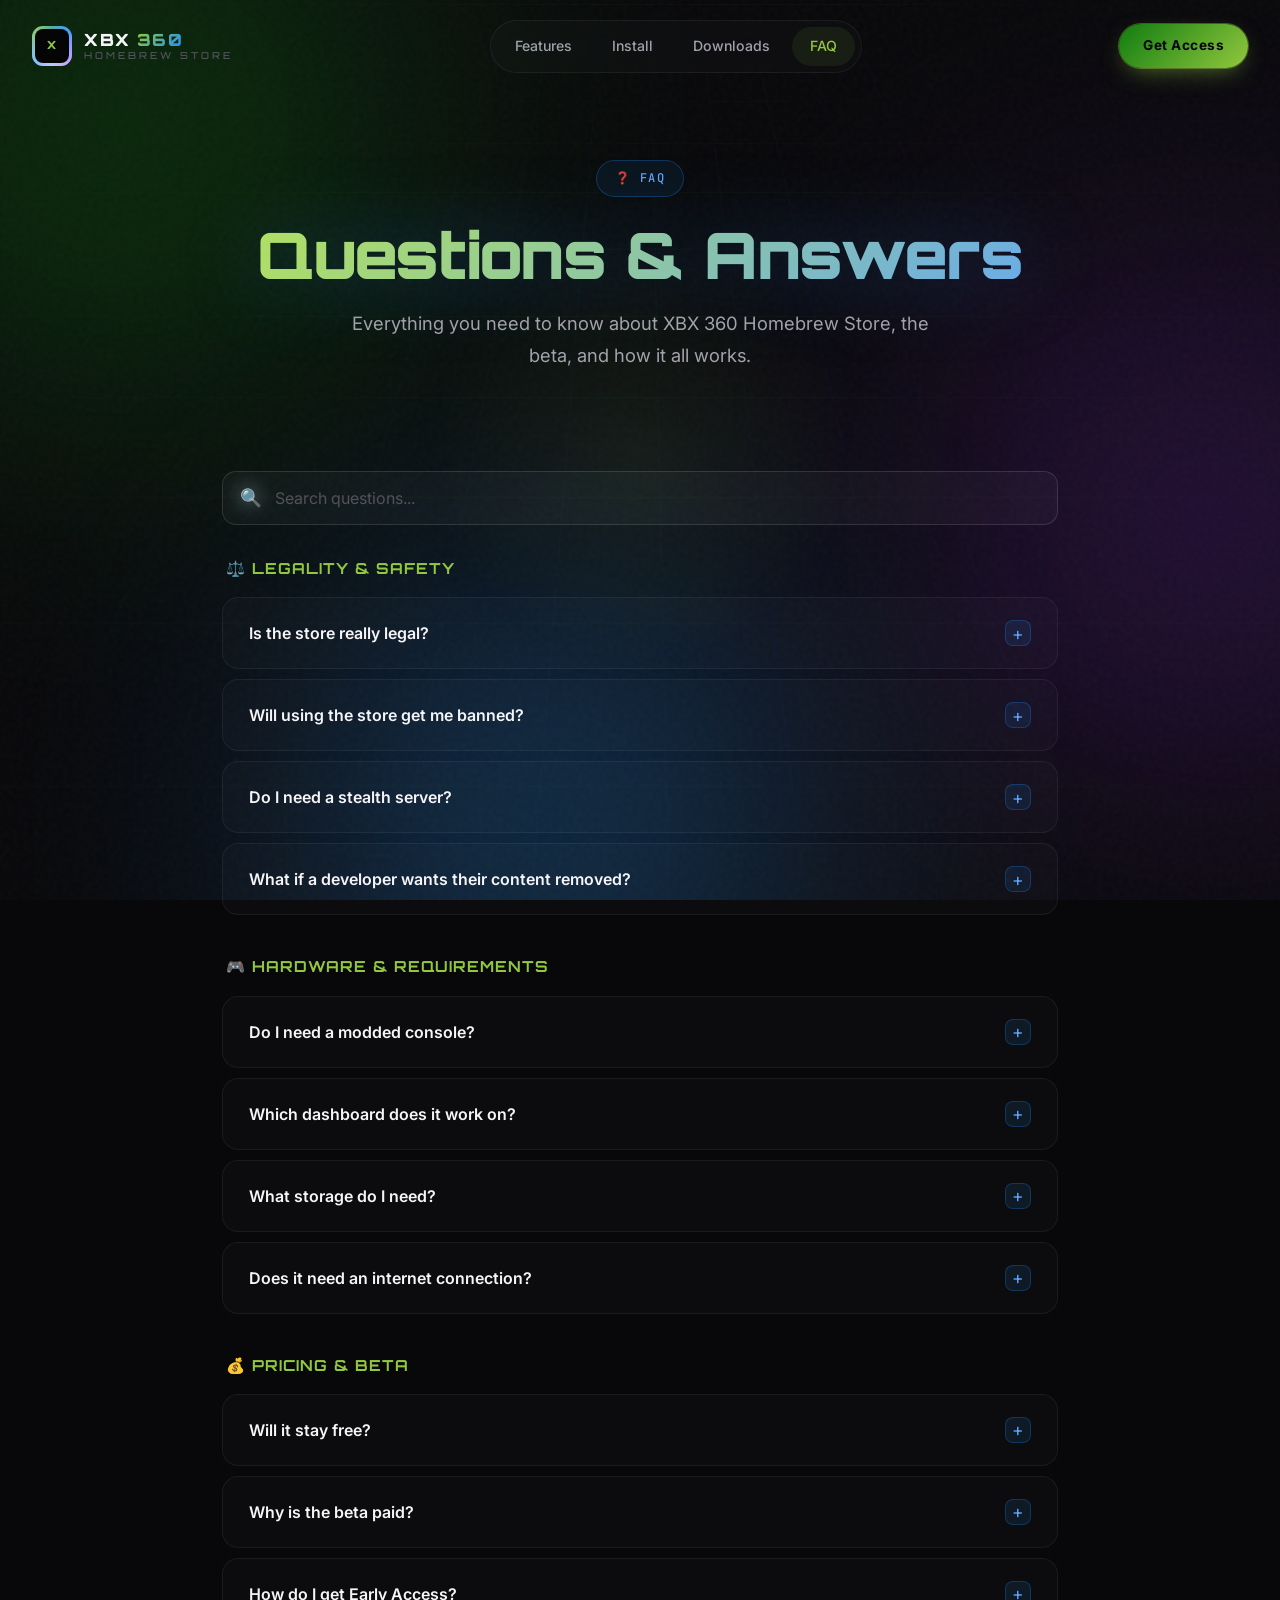
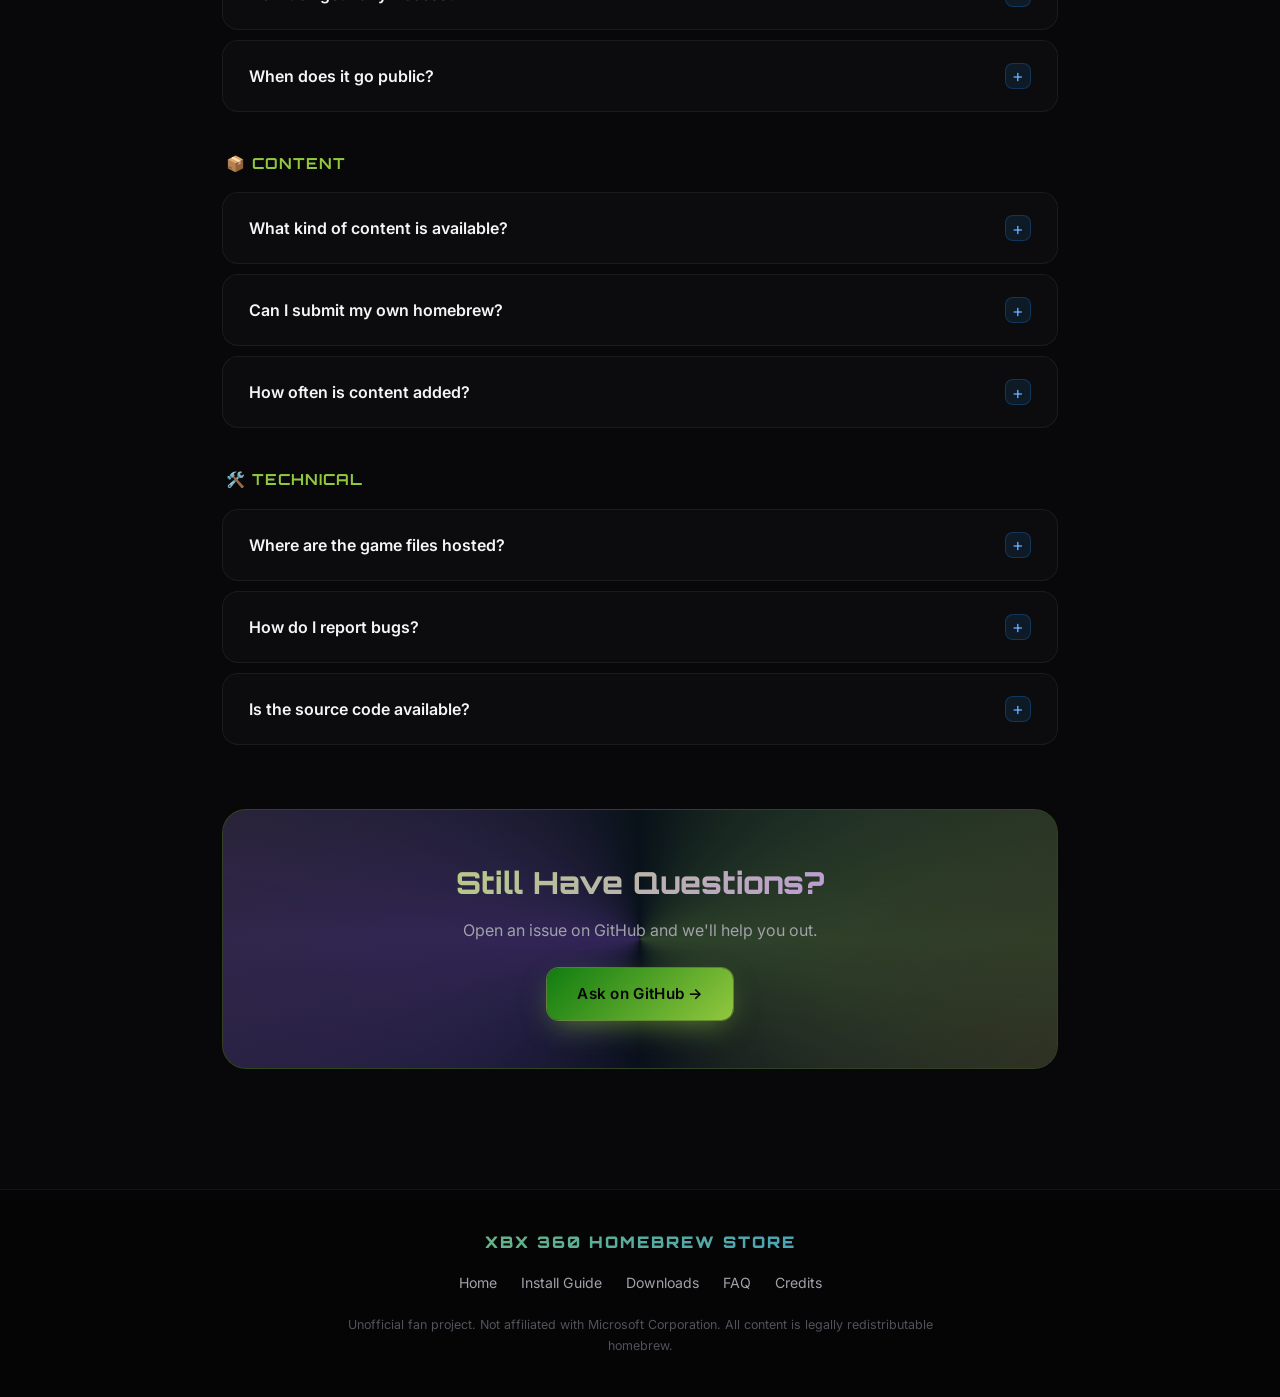
<file: docs/faq.html>
<!DOCTYPE html>
<html lang="en">
<head>
<meta charset="UTF-8">
<meta name="viewport" content="width=device-width, initial-scale=1.0">
<title>FAQ | XBX 360 Homebrew Store</title>
<meta name="description" content="Frequently asked questions about XBX 360 Homebrew Store.">
<meta name="theme-color" content="#08080a">

<meta property="og:title" content="FAQ — XBX 360 Homebrew Store">
<meta property="og:description" content="Answers to common questions about the store.">
<meta property="og:type" content="article">

<link rel="icon" type="image/svg+xml" href="img/logo.svg">

<link rel="preconnect" href="https://fonts.googleapis.com">
<link rel="preconnect" href="https://fonts.gstatic.com" crossorigin>
<link href="https://fonts.googleapis.com/css2?family=Orbitron:wght@500;600;700;800;900&family=Inter:wght@300;400;500;600;700&family=JetBrains+Mono:wght@400;500;700&display=swap" rel="stylesheet">

<style>
:root {
    --green:#92C83E;--green-bright:#B4E25C;--green-dark:#107C10;
    --purple:#A855F7;--purple-bright:#C084FC;--purple-dark:#6B21A8;
    --blue:#1E90FF;--blue-bright:#60A5FA;--blue-alt:#00BFFF;
    --bg-0:#050506;--bg-1:#08080a;--bg-2:#0e0e12;
    --text:#f5f5f7;--text-dim:#a1a1aa;--text-faint:#52525b;
    --border:rgba(255,255,255,0.06);--border-hi:rgba(255,255,255,0.12);
    --glow-green:rgba(146,200,62,0.45);--glow-purple:rgba(168,85,247,0.45);
    --font-display:'Orbitron',sans-serif;--font-body:'Inter',sans-serif;--font-mono:'JetBrains Mono',monospace;
    --radius:16px;--radius-lg:24px;
}
*,*::before,*::after{margin:0;padding:0;box-sizing:border-box;}
html{scroll-behavior:smooth;scroll-padding-top:100px;-webkit-text-size-adjust:100%;}
body{font-family:var(--font-body);background:var(--bg-1);color:var(--text);line-height:1.6;overflow-x:hidden;-webkit-font-smoothing:antialiased;}
::selection{background:var(--green);color:#000;}
a{color:inherit;text-decoration:none;}
::-webkit-scrollbar{width:10px;}
::-webkit-scrollbar-track{background:var(--bg-0);}
::-webkit-scrollbar-thumb{background:linear-gradient(180deg,var(--green-dark),var(--purple-dark));border-radius:10px;}

.bg-layer{position:fixed;inset:0;z-index:-1;overflow:hidden;pointer-events:none;}
.bg-grid{position:absolute;inset:-10%;background-image:linear-gradient(rgba(146,200,62,0.045) 1px,transparent 1px),linear-gradient(90deg,rgba(30,144,255,0.045) 1px,transparent 1px);background-size:60px 60px;transform:perspective(600px) rotateX(45deg);transform-origin:center 20%;mask-image:radial-gradient(ellipse at 50% 20%,#000 0%,transparent 70%);-webkit-mask-image:radial-gradient(ellipse at 50% 20%,#000 0%,transparent 70%);animation:gridScroll 20s linear infinite;}
@keyframes gridScroll{from{background-position:0 0,0 0;}to{background-position:0 60px,60px 0;}}
.bg-blob{position:absolute;border-radius:50%;filter:blur(140px);opacity:0.35;animation:blobFloat 24s ease-in-out infinite;}
.bg-blob.green{width:550px;height:550px;background:var(--green-dark);top:-150px;left:-150px;}
.bg-blob.purple{width:500px;height:500px;background:var(--purple-dark);top:30%;right:-180px;animation-delay:-8s;}
.bg-blob.blue{width:450px;height:450px;background:var(--blue);bottom:-150px;left:25%;animation-delay:-16s;}
@keyframes blobFloat{0%,100%{transform:translate(0,0) scale(1);}33%{transform:translate(70px,-50px) scale(1.08);}66%{transform:translate(-50px,70px) scale(0.94);}}
.bg-noise{position:absolute;inset:0;opacity:0.035;background-image:url("data:image/svg+xml,%3Csvg viewBox='0 0 200 200' xmlns='http://www.w3.org/2000/svg'%3E%3Cfilter id='n'%3E%3CfeTurbulence type='fractalNoise' baseFrequency='0.9'/%3E%3C/filter%3E%3Crect width='100%25' height='100%25' filter='url(%23n)'/%3E%3C/svg%3E");mix-blend-mode:overlay;}
.cursor-glow{position:fixed;width:500px;height:500px;border-radius:50%;background:radial-gradient(circle,rgba(146,200,62,0.08),transparent 60%);transform:translate(-50%,-50%);pointer-events:none;z-index:1;mix-blend-mode:screen;}
@media (max-width:900px){.cursor-glow{display:none;}}

header{position:fixed;top:0;left:0;right:0;z-index:1000;padding:20px 32px;transition:padding 0.4s cubic-bezier(0.4,0,0.2,1),background 0.4s,backdrop-filter 0.4s,border-color 0.4s;border-bottom:1px solid transparent;}
header.scrolled{padding:12px 32px;background:rgba(8,8,10,0.72);backdrop-filter:blur(20px) saturate(180%);-webkit-backdrop-filter:blur(20px) saturate(180%);border-bottom-color:var(--border);}
.nav{max-width:1400px;margin:0 auto;display:flex;align-items:center;justify-content:space-between;gap:24px;}
.logo{display:flex;align-items:center;gap:12px;font-family:var(--font-display);font-weight:900;letter-spacing:1.5px;flex-shrink:0;}
.logo-mark{position:relative;width:40px;height:40px;border-radius:11px;background:linear-gradient(135deg,var(--green) 0%,var(--blue) 50%,var(--purple) 100%);display:grid;place-items:center;overflow:hidden;isolation:isolate;}
.logo-mark::before{content:'';position:absolute;inset:-50%;background:conic-gradient(from 0deg,transparent,rgba(255,255,255,0.6),transparent);animation:logoSpin 4s linear infinite;z-index:-1;}
.logo-mark span{position:relative;z-index:1;background:var(--bg-0);color:var(--green);width:34px;height:34px;border-radius:8px;display:grid;place-items:center;font-family:var(--font-display);font-size:0.7rem;font-weight:900;}
@keyframes logoSpin{to{transform:rotate(360deg);}}
.logo-text{display:flex;flex-direction:column;line-height:1;}
.logo-line1{font-size:1.05rem;display:flex;gap:6px;}
.logo-line1 .xbx{color:var(--text);}
.logo-line1 .num{background:linear-gradient(135deg,var(--green),var(--blue),var(--purple));background-size:200% 200%;-webkit-background-clip:text;background-clip:text;-webkit-text-fill-color:transparent;animation:gradientShift 6s ease infinite;}
.logo-line2{font-size:0.6rem;letter-spacing:3px;color:var(--text-faint);margin-top:3px;font-weight:500;}
@keyframes gradientShift{0%,100%{background-position:0% 50%;}50%{background-position:100% 50%;}}

.nav-links{display:flex;gap:4px;list-style:none;padding:6px;border-radius:999px;background:rgba(255,255,255,0.02);border:1px solid var(--border);backdrop-filter:blur(10px);}
.nav-links a{display:block;padding:8px 18px;border-radius:999px;font-weight:500;font-size:0.88rem;color:var(--text-dim);transition:color 0.25s,background 0.25s;}
.nav-links a:hover{color:var(--text);background:rgba(255,255,255,0.05);}
.nav-links a.active{color:var(--green);background:rgba(146,200,62,0.08);}
.nav-cta{position:relative;padding:11px 24px;border-radius:999px;background:linear-gradient(135deg,var(--green-dark),var(--green));color:#050506;font-weight:700;font-size:0.85rem;letter-spacing:0.5px;overflow:hidden;flex-shrink:0;transition:transform 0.25s,box-shadow 0.35s;box-shadow:0 0 0 1px rgba(146,200,62,0.4),0 8px 24px -8px rgba(146,200,62,0.6);}
.nav-cta::after{content:'';position:absolute;inset:0;background:linear-gradient(120deg,transparent 30%,rgba(255,255,255,0.6) 50%,transparent 70%);transform:translateX(-100%);transition:transform 0.6s;}
.nav-cta:hover{transform:translateY(-2px);box-shadow:0 0 0 1px rgba(146,200,62,0.6),0 12px 32px -8px rgba(146,200,62,0.8),0 0 60px -10px rgba(30,144,255,0.6);}
.nav-cta:hover::after{transform:translateX(100%);}
.nav-toggle{display:none;background:none;border:1px solid var(--border);border-radius:10px;color:var(--text);font-size:1.3rem;width:42px;height:42px;cursor:pointer;transition:border-color 0.25s;}
.nav-toggle:hover{border-color:var(--green);}

.page-hero{padding:160px 32px 60px;text-align:center;max-width:900px;margin:0 auto;}
.page-eyebrow{display:inline-flex;align-items:center;gap:10px;padding:8px 18px;border-radius:999px;background:rgba(30,144,255,0.08);border:1px solid rgba(30,144,255,0.28);color:var(--blue-bright);font-family:var(--font-mono);font-weight:500;font-size:0.75rem;letter-spacing:1.5px;text-transform:uppercase;margin-bottom:24px;animation:fadeUp 0.9s cubic-bezier(0.22,1,0.36,1) both;backdrop-filter:blur(10px);}
.page-title{font-family:var(--font-display);font-weight:900;font-size:clamp(2.2rem,6vw,4rem);line-height:1.05;letter-spacing:-0.02em;margin-bottom:20px;background:linear-gradient(135deg,var(--green-bright) 0%,var(--blue-bright) 50%,var(--purple-bright) 100%);background-size:220% 220%;-webkit-background-clip:text;background-clip:text;-webkit-text-fill-color:transparent;animation:gradientShift 8s ease infinite,fadeUp 1s cubic-bezier(0.22,1,0.36,1) 0.1s both;filter:drop-shadow(0 0 40px rgba(30,144,255,0.3));}
.page-sub{color:var(--text-dim);font-size:clamp(1rem,2vw,1.15rem);max-width:620px;margin:0 auto;animation:fadeUp 1s cubic-bezier(0.22,1,0.36,1) 0.2s both;line-height:1.7;}
@keyframes fadeUp{from{opacity:0;transform:translateY(30px);}to{opacity:1;transform:translateY(0);}}

.content{max-width:900px;margin:0 auto;padding:40px 32px 120px;}

.search-wrap{position:relative;margin-bottom:32px;animation:fadeUp 0.9s cubic-bezier(0.22,1,0.36,1) 0.3s both;}
.search-input{width:100%;padding:16px 20px 16px 52px;border-radius:14px;background:rgba(255,255,255,0.03);border:1px solid var(--border-hi);color:var(--text);font-family:var(--font-body);font-size:1rem;outline:none;transition:border-color 0.3s,box-shadow 0.3s;backdrop-filter:blur(10px);}
.search-input::placeholder{color:var(--text-faint);}
.search-input:focus{border-color:rgba(146,200,62,0.5);box-shadow:0 0 0 4px rgba(146,200,62,0.08),0 0 40px -10px var(--glow-green);}
.search-icon{position:absolute;left:18px;top:50%;transform:translateY(-50%);color:var(--text-faint);font-size:1.1rem;pointer-events:none;}

.faq-cat{margin-bottom:40px;}
.faq-cat-title{font-family:var(--font-display);font-weight:700;font-size:0.95rem;letter-spacing:1px;text-transform:uppercase;color:var(--green);margin-bottom:16px;padding-left:4px;}
.faq-list{display:flex;flex-direction:column;gap:10px;}
.faq-item{border-radius:var(--radius);background:rgba(255,255,255,0.02);border:1px solid var(--border);overflow:hidden;transition:border-color 0.3s,background 0.3s;animation:fadeUp 0.6s cubic-bezier(0.22,1,0.36,1) both;}
.faq-item:hover{border-color:var(--border-hi);}
.faq-item.open{border-color:rgba(146,200,62,0.3);background:rgba(146,200,62,0.02);}
.faq-item.hidden{display:none;}
.faq-q{width:100%;padding:22px 26px;background:none;border:none;color:var(--text);font-family:var(--font-body);font-weight:600;font-size:1rem;text-align:left;cursor:pointer;display:flex;justify-content:space-between;align-items:center;gap:20px;}
.faq-q .plus{width:26px;height:26px;border-radius:8px;display:grid;place-items:center;background:rgba(30,144,255,0.1);border:1px solid rgba(30,144,255,0.25);color:var(--blue-bright);font-size:1.1rem;font-weight:400;transition:transform 0.35s cubic-bezier(0.22,1,0.36,1),background 0.3s,border-color 0.3s;flex-shrink:0;}
.faq-item.open .faq-q .plus{transform:rotate(135deg);background:rgba(146,200,62,0.12);border-color:rgba(146,200,62,0.4);color:var(--green);}
.faq-a{max-height:0;overflow:hidden;transition:max-height 0.4s cubic-bezier(0.22,1,0.36,1),padding 0.4s cubic-bezier(0.22,1,0.36,1);color:var(--text-dim);font-size:0.95rem;line-height:1.75;padding:0 26px;}
.faq-item.open .faq-a{max-height:600px;padding:0 26px 22px;}
.faq-a code{font-family:var(--font-mono);font-size:0.88em;padding:2px 7px;border-radius:5px;background:rgba(146,200,62,0.1);border:1px solid rgba(146,200,62,0.2);color:var(--green-bright);}
.faq-a strong{color:var(--text);font-weight:600;}
.faq-a a{color:var(--blue-bright);border-bottom:1px solid rgba(30,144,255,0.3);transition:color 0.25s;}
.faq-a a:hover{color:var(--green);border-color:var(--green);}

.no-results{padding:48px 32px;border-radius:var(--radius);border:1px dashed var(--border-hi);background:rgba(255,255,255,0.015);text-align:center;display:none;}
.no-results.visible{display:block;}
.no-results-icon{font-size:2rem;margin-bottom:12px;opacity:0.5;}
.no-results-title{font-family:var(--font-display);font-weight:700;font-size:1rem;margin-bottom:8px;}
.no-results-text{color:var(--text-dim);font-size:0.9rem;}

.cta-block{margin-top:64px;padding:48px 32px;border-radius:var(--radius-lg);background:linear-gradient(135deg,rgba(16,124,16,0.1),rgba(30,144,255,0.08),rgba(107,33,168,0.1));border:1px solid rgba(146,200,62,0.28);text-align:center;position:relative;overflow:hidden;}
.cta-block::before{content:'';position:absolute;inset:-2px;border-radius:var(--radius-lg);background:conic-gradient(from 0deg,transparent,var(--green),transparent,var(--purple),transparent);opacity:0.28;z-index:-1;animation:rotateConic 8s linear infinite;}
@keyframes rotateConic{to{transform:rotate(360deg);}}
.cta-block h3{font-family:var(--font-display);font-weight:800;font-size:clamp(1.3rem,3.5vw,1.9rem);margin-bottom:12px;background:linear-gradient(135deg,var(--green-bright),var(--purple-bright));-webkit-background-clip:text;background-clip:text;-webkit-text-fill-color:transparent;}
.cta-block p{color:var(--text-dim);max-width:500px;margin:0 auto 24px;}

.btn{position:relative;display:inline-flex;align-items:center;gap:10px;padding:14px 30px;border-radius:12px;font-family:var(--font-body);font-weight:600;font-size:0.95rem;letter-spacing:0.3px;cursor:pointer;border:none;overflow:hidden;transition:transform 0.25s cubic-bezier(0.4,0,0.2,1),box-shadow 0.35s;isolation:isolate;}
.btn-primary{background:linear-gradient(135deg,var(--green-dark) 0%,var(--green) 100%);color:#050506;box-shadow:0 0 0 1px rgba(146,200,62,0.5),0 10px 30px -8px rgba(146,200,62,0.6);}
.btn-primary::after{content:'';position:absolute;inset:0;background:linear-gradient(120deg,transparent 30%,rgba(255,255,255,0.5) 50%,transparent 70%);transform:translateX(-100%);transition:transform 0.7s cubic-bezier(0.4,0,0.2,1);z-index:1;}
.btn-primary:hover{transform:translateY(-3px);box-shadow:0 0 0 1px rgba(146,200,62,0.8),0 20px 40px -10px rgba(146,200,62,0.7),0 0 80px -20px rgba(30,144,255,0.5);}
.btn-primary:hover::after{transform:translateX(100%);}

footer{border-top:1px solid var(--border);padding:40px 32px;background:var(--bg-0);text-align:center;}
.footer-inner{max-width:1400px;margin:0 auto;}
.footer-logo{font-family:var(--font-display);font-weight:900;font-size:1rem;letter-spacing:2px;margin-bottom:16px;background:linear-gradient(135deg,var(--green),var(--blue),var(--purple));background-size:200% 200%;-webkit-background-clip:text;background-clip:text;-webkit-text-fill-color:transparent;animation:gradientShift 6s ease infinite;}
.footer-links{display:flex;gap:24px;justify-content:center;flex-wrap:wrap;margin-bottom:20px;}
.footer-links a{color:var(--text-dim);font-size:0.88rem;transition:color 0.25s;}
.footer-links a:hover{color:var(--green);}
.footer-legal{color:var(--text-faint);font-size:0.78rem;max-width:620px;margin:0 auto;line-height:1.7;}

@media (max-width:900px){
    header{padding:16px 20px;}
    header.scrolled{padding:10px 20px;}
    .nav-links{position:fixed;top:72px;left:16px;right:16px;flex-direction:column;background:rgba(8,8,10,0.96);backdrop-filter:blur(24px);padding:16px;gap:4px;border-radius:var(--radius);border:1px solid var(--border-hi);transform:translateY(-150%);opacity:0;transition:transform 0.4s cubic-bezier(0.22,1,0.36,1),opacity 0.3s;pointer-events:none;box-shadow:0 20px 60px -20px rgba(0,0,0,0.8);}
    .nav-links.open{transform:translateY(0);opacity:1;pointer-events:auto;}
    .nav-links a{padding:12px 16px;}
    .nav-toggle{display:grid;place-items:center;}
    .nav-cta{display:none;}
    .page-hero{padding:130px 20px 40px;}
    .content{padding:20px 20px 80px;}
}
@media (prefers-reduced-motion:reduce){*,*::before,*::after{animation-duration:0.01ms !important;animation-iteration-count:1 !important;transition-duration:0.01ms !important;}}
</style>
</head>
<body>

<div class="bg-layer" aria-hidden="true">
    <div class="bg-grid"></div>
    <div class="bg-blob green"></div>
    <div class="bg-blob purple"></div>
    <div class="bg-blob blue"></div>
    <div class="bg-noise"></div>
</div>
<div class="cursor-glow" id="cursorGlow" aria-hidden="true"></div>

<header id="header">
    <nav class="nav" aria-label="Primary">
        <a href="index.html" class="logo" aria-label="XBX 360 Homebrew Store home">
            <div class="logo-mark"><span>X</span></div>
            <div class="logo-text">
                <div class="logo-line1"><span class="xbx">XBX</span> <span class="num">360</span></div>
                <div class="logo-line2">HOMEBREW STORE</div>
            </div>
        </a>
        <ul class="nav-links" id="navLinks">
            <li><a href="index.html#features">Features</a></li>
            <li><a href="install.html">Install</a></li>
            <li><a href="downloads.html">Downloads</a></li>
            <li><a href="faq.html" class="active">FAQ</a></li>
        </ul>
        <a href="https://github.com/H3X-dev-xbox/xbx-360-homebrew-store" target="_blank" rel="noopener" class="nav-cta">Get Access</a>
        <button class="nav-toggle" id="navToggle" aria-label="Toggle menu" aria-expanded="false">☰</button>
    </nav>
</header>

<main>
    <section class="page-hero">
        <span class="page-eyebrow">❓ FAQ</span>
        <h1 class="page-title">Questions & Answers</h1>
        <p class="page-sub">Everything you need to know about XBX 360 Homebrew Store, the beta, and how it all works.</p>
    </section>

    <div class="content">

        <div class="search-wrap">
            <span class="search-icon">🔍</span>
            <input type="text" class="search-input" id="faqSearch" placeholder="Search questions...">
        </div>

        <div class="faq-cat">
            <div class="faq-cat-title">⚖️ Legality & Safety</div>
            <div class="faq-list">
                <div class="faq-item">
                    <button class="faq-q">Is the store really legal? <span class="plus">+</span></button>
                    <div class="faq-a">Yes. Only homebrew with licenses that permit redistribution is hosted. No commercial games, ROMs, BIOS files, or copyrighted content. Every item must have an open license (<code>GPL</code>, <code>MIT</code>, <code>Apache</code>, etc.) before it's added to the store.</div>
                </div>
                <div class="faq-item">
                    <button class="faq-q">Will using the store get me banned? <span class="plus">+</span></button>
                    <div class="faq-a">No. The store uses plain HTTP downloads from Archive.org and GitHub. It never connects to Xbox Live, so Microsoft's servers don't see it. No ban risk from using the store.</div>
                </div>
                <div class="faq-item">
                    <button class="faq-q">Do I need a stealth server? <span class="plus">+</span></button>
                    <div class="faq-a">No. Stealth servers are only needed for connecting to <strong>Xbox Live</strong>. The store is completely separate. Offline modded consoles work fine.</div>
                </div>
                <div class="faq-item">
                    <button class="faq-q">What if a developer wants their content removed? <span class="plus">+</span></button>
                    <div class="faq-a">Open an issue on GitHub and content will be removed within 48 hours. We respect every developer's rights.</div>
                </div>
            </div>
        </div>

        <div class="faq-cat">
            <div class="faq-cat-title">🎮 Hardware & Requirements</div>
            <div class="faq-list">
                <div class="faq-item">
                    <button class="faq-q">Do I need a modded console? <span class="plus">+</span></button>
                    <div class="faq-a">Yes. The store requires a <strong>JTAG</strong> or <strong>RGH</strong> modified Xbox 360 running the <strong>Aurora dashboard</strong>. Stock consoles cannot run homebrew and cannot use the store.</div>
                </div>
                <div class="faq-item">
                    <button class="faq-q">Which dashboard does it work on? <span class="plus">+</span></button>
                    <div class="faq-a">The store runs as an <strong>Aurora script</strong>, so it requires the Aurora dashboard. Aurora is the most actively maintained custom dashboard for modded Xbox 360 consoles. Support for other dashboards (like FSD) would require a standalone XEX build, which is on the long-term roadmap.</div>
                </div>
                <div class="faq-item">
                    <button class="faq-q">What storage do I need? <span class="plus">+</span></button>
                    <div class="faq-a">About <strong>10 MB free</strong> for the store itself. Individual homebrew downloads vary — most games and apps are between 5 MB and 350 MB.</div>
                </div>
                <div class="faq-item">
                    <button class="faq-q">Does it need an internet connection? <span class="plus">+</span></button>
                    <div class="faq-a">Yes, to download content. The store fetches its catalog from GitHub and downloads from Archive.org via plain HTTP. Wi-Fi or Ethernet both work.</div>
                </div>
            </div>
        </div>

        <div class="faq-cat">
            <div class="faq-cat-title">💰 Pricing & Beta</div>
            <div class="faq-list">
                <div class="faq-item">
                    <button class="faq-q">Will it stay free? <span class="plus">+</span></button>
                    <div class="faq-a">Yes. Early Access is a small paid beta to control server bandwidth during testing. When the store goes public, it will be <strong>completely free for everyone</strong> — no subscription, no paywall, no hidden fees.</div>
                </div>
                <div class="faq-item">
                    <button class="faq-q">Why is the beta paid? <span class="plus">+</span></button>
                    <div class="faq-a">Three reasons: <strong>server bandwidth control</strong> (limited slots keep things stable), <strong>controlled testing</strong> (smaller groups give better bug reports), and <strong>supporter perk</strong> (early access thanks the people funding the beta). The fee disappears at public launch.</div>
                </div>
                <div class="faq-item">
                    <button class="faq-q">How do I get Early Access? <span class="plus">+</span></button>
                    <div class="faq-a">Open an issue on the <a href="https://github.com/H3X-dev-xbox/xbx-360-homebrew-store/issues/new?title=Early+Access+Request" target="_blank" rel="noopener">GitHub repository</a> titled <code>Early Access Request</code>. You'll get a private build once approved.</div>
                </div>
                <div class="faq-item">
                    <button class="faq-q">When does it go public? <span class="plus">+</span></button>
                    <div class="faq-a">When the store is stable and tested enough. Follow the repo and watch Releases to be notified the moment it drops.</div>
                </div>
            </div>
        </div>

        <div class="faq-cat">
            <div class="faq-cat-title">📦 Content</div>
            <div class="faq-list">
                <div class="faq-item">
                    <button class="faq-q">What kind of content is available? <span class="plus">+</span></button>
                    <div class="faq-a">Four categories: <strong>Homebrew Games</strong>, <strong>Emulators</strong>, <strong>Applications</strong>, and <strong>Utilities</strong>. All must be legally redistributable.</div>
                </div>
                <div class="faq-item">
                    <button class="faq-q">Can I submit my own homebrew? <span class="plus">+</span></button>
                    <div class="faq-a">Yes. Open an issue or pull request on the GitHub repository. Your homebrew must have a license that permits redistribution.</div>
                </div>
                <div class="faq-item">
                    <button class="faq-q">How often is content added? <span class="plus">+</span></button>
                    <div class="faq-a">New content is added as it's submitted and verified. There's no fixed schedule — it depends on community contributions.</div>
                </div>
            </div>
        </div>

        <div class="faq-cat">
            <div class="faq-cat-title">🛠️ Technical</div>
            <div class="faq-list">
                <div class="faq-item">
                    <button class="faq-q">Where are the game files hosted? <span class="plus">+</span></button>
                    <div class="faq-a">On <strong>Archive.org</strong>. The GitHub repository holds only the catalog and metadata. When you tap Install, the store downloads from Archive.org in the background.</div>
                </div>
                <div class="faq-item">
                    <button class="faq-q">How do I report bugs? <span class="plus">+</span></button>
                    <div class="faq-a">Open an issue on the <a href="https://github.com/H3X-dev-xbox/xbx-360-homebrew-store/issues" target="_blank" rel="noopener">GitHub repository</a>. Include as much detail as possible.</div>
                </div>
                <div class="faq-item">
                    <button class="faq-q">Is the source code available? <span class="plus">+</span></button>
                    <div class="faq-a">Yes. The project is licensed under <strong>GPL-3.0</strong>. All code is public on GitHub.</div>
                </div>
            </div>
        </div>

        <div class="no-results" id="noResults">
            <div class="no-results-icon">🔍</div>
            <div class="no-results-title">No matching questions</div>
            <div class="no-results-text">Try a different search term, or open an issue on GitHub.</div>
        </div>

        <div class="cta-block">
            <h3>Still Have Questions?</h3>
            <p>Open an issue on GitHub and we'll help you out.</p>
            <a href="https://github.com/H3X-dev-xbox/xbx-360-homebrew-store/issues/new" target="_blank" rel="noopener" class="btn btn-primary">Ask on GitHub →</a>
        </div>

    </div>
</main>

<footer>
    <div class="footer-inner">
        <div class="footer-logo">XBX 360 HOMEBREW STORE</div>
        <div class="footer-links">
            <a href="index.html">Home</a>
            <a href="install.html">Install Guide</a>
            <a href="downloads.html">Downloads</a>
            <a href="faq.html">FAQ</a>
            <a href="credits.html">Credits</a>
        </div>
        <p class="footer-legal">Unofficial fan project. Not affiliated with Microsoft Corporation. All content is legally redistributable homebrew.</p>
    </div>
</footer>

<script>
(function(){
    'use strict';
    const header=document.getElementById('header');
    window.addEventListener('scroll',()=>{header.classList.toggle('scrolled',window.scrollY>40);},{passive:true});
    const navToggle=document.getElementById('navToggle');
    const navLinks=document.getElementById('navLinks');
    navToggle.addEventListener('click',()=>{const open=navLinks.classList.toggle('open');navToggle.setAttribute('aria-expanded',open);navToggle.textContent=open?'✕':'☰';});
    navLinks.querySelectorAll('a').forEach(l=>{l.addEventListener('click',()=>{navLinks.classList.remove('open');navToggle.textContent='☰';});});

    document.querySelectorAll('.faq-q').forEach(btn=>{
        btn.addEventListener('click',()=>{
            const item=btn.closest('.faq-item');
            const isOpen=item.classList.contains('open');
            document.querySelectorAll('.faq-item').forEach(i=>{i.classList.remove('open');const q=i.querySelector('.faq-q');if(q)q.setAttribute('aria-expanded','false');});
            if(!isOpen){item.classList.add('open');btn.setAttribute('aria-expanded','true');}
        });
    });

    const searchInput=document.getElementById('faqSearch');
    const noResults=document.getElementById('noResults');
    searchInput.addEventListener('input',()=>{
        const q=searchInput.value.toLowerCase().trim();
        let total=0;
        document.querySelectorAll('.faq-cat').forEach(cat=>{
            let catVisible=false;
            cat.querySelectorAll('.faq-item').forEach(item=>{
                const text=item.textContent.toLowerCase();
                const match=!q||text.includes(q);
                item.classList.toggle('hidden',!match);
                if(match){catVisible=true;total++;}
            });
            cat.style.display=catVisible?'block':'none';
        });
        noResults.classList.toggle('visible',total===0&&q.length>0);
    });

    const cursorGlow=document.getElementById('cursorGlow');
    const isTouch=window.matchMedia('(pointer: coarse)').matches;
    if(!isTouch&&cursorGlow){
        let mx=window.innerWidth/2,my=window.innerHeight/2,gx=mx,gy=my;
        document.addEventListener('mousemove',e=>{mx=e.clientX;my=e.clientY;});
        (function loop(){gx+=(mx-gx)*0.08;gy+=(my-gy)*0.08;cursorGlow.style.transform=`translate(${gx}px, ${gy}px) translate(-50%, -50%)`;requestAnimationFrame(loop);})();
    }
})();
</script>

</body>
  </html>
</file>
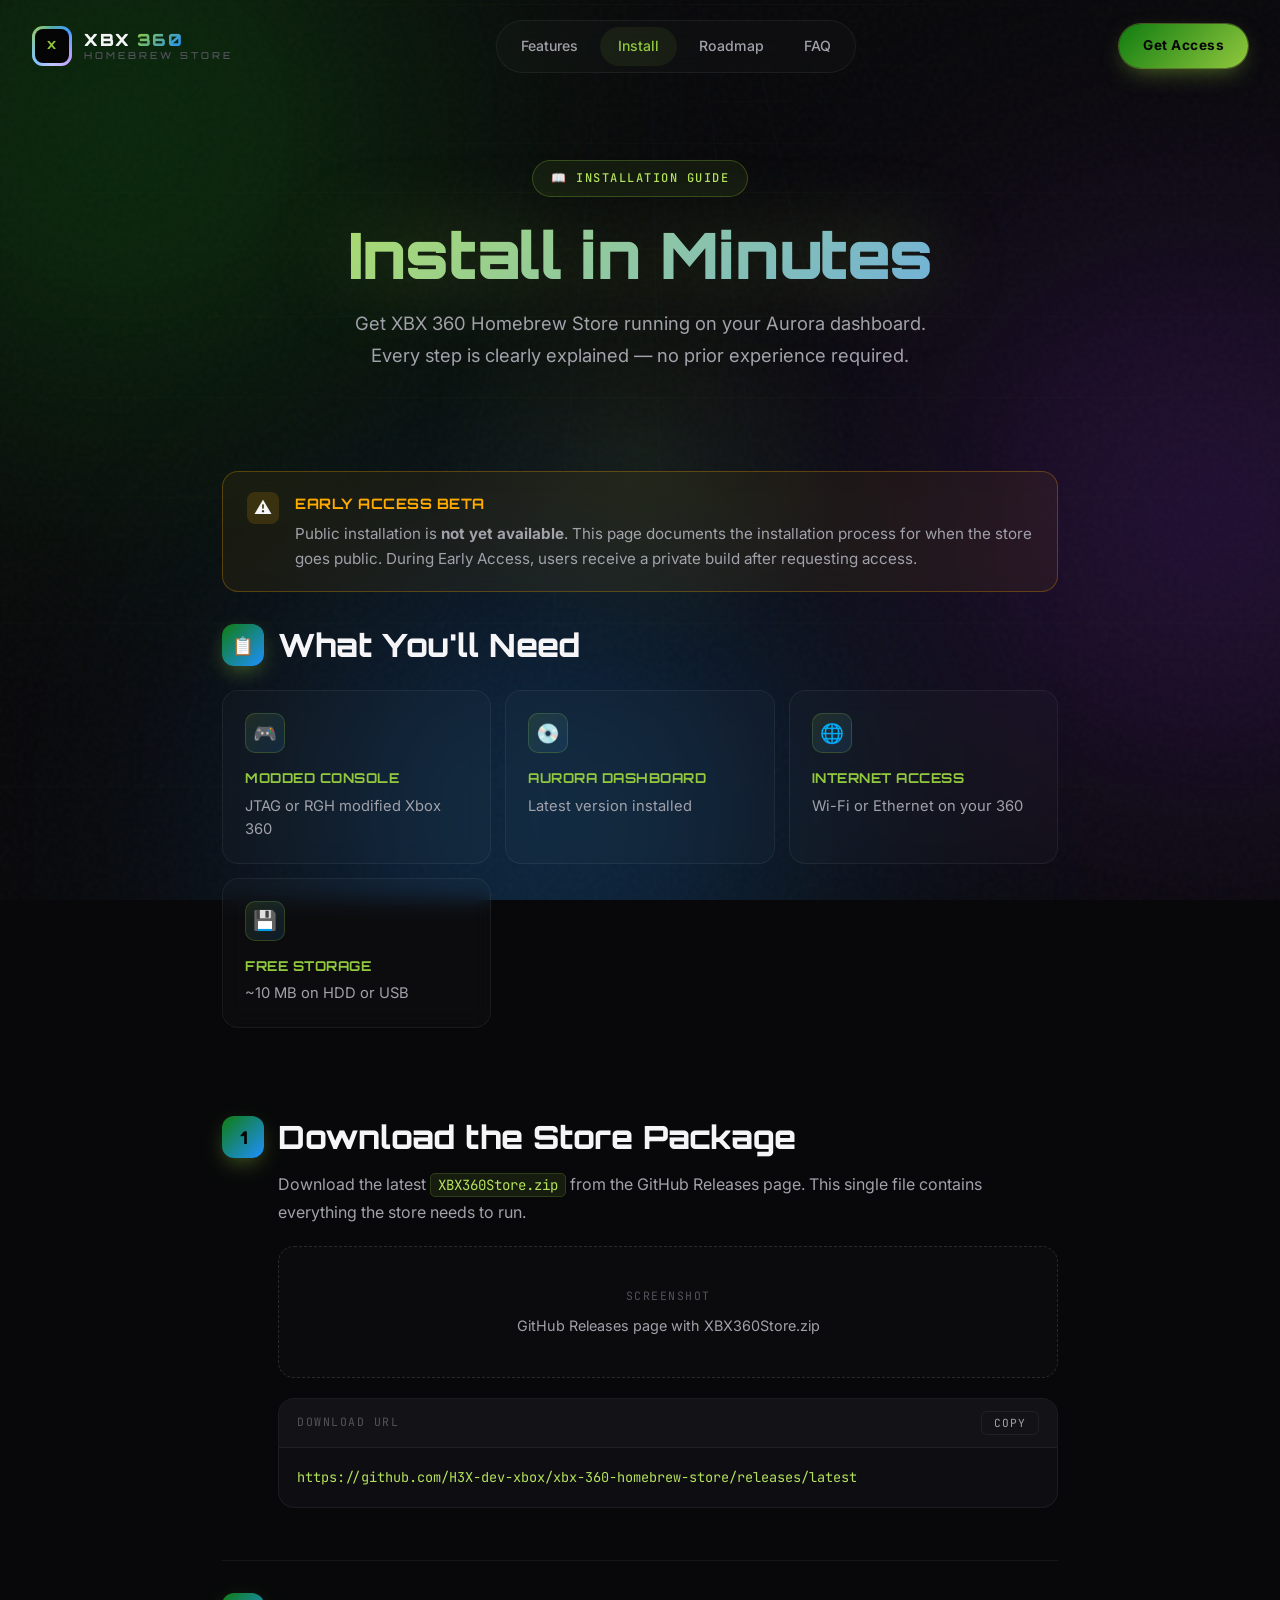
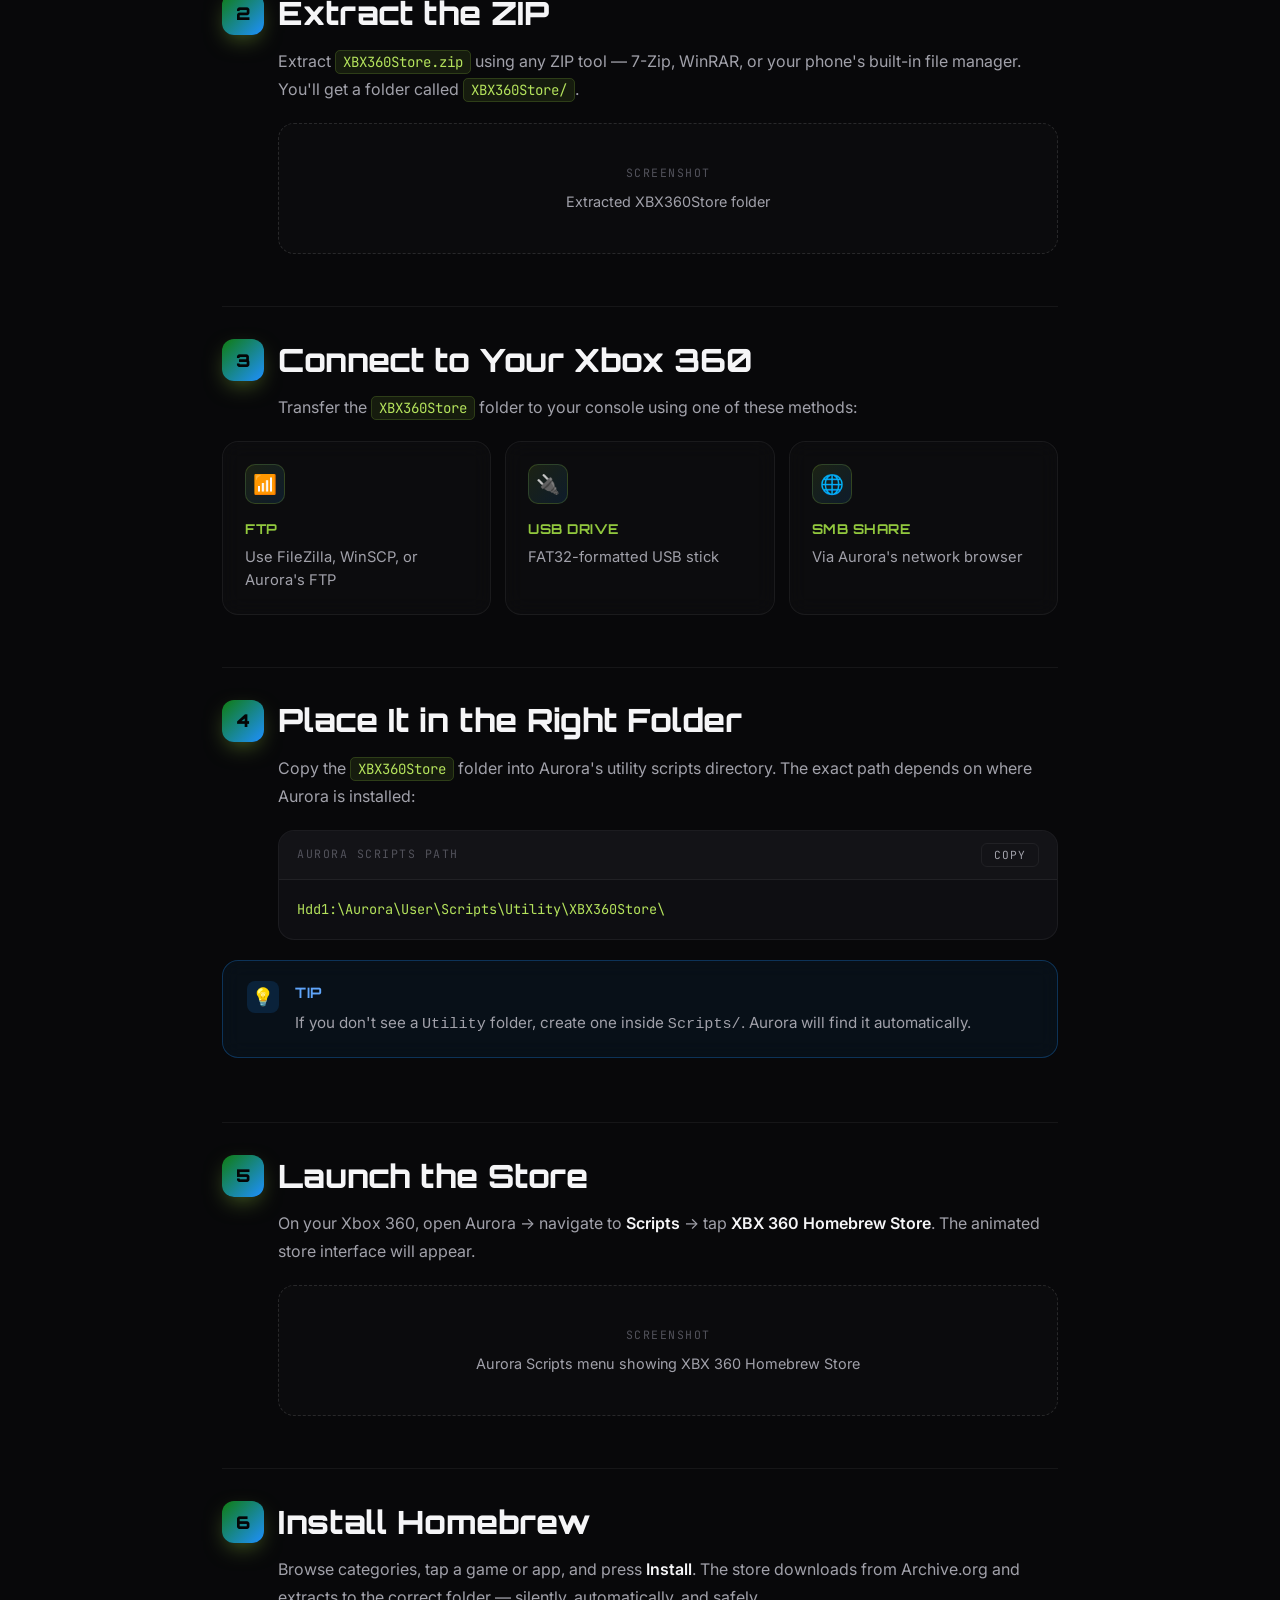
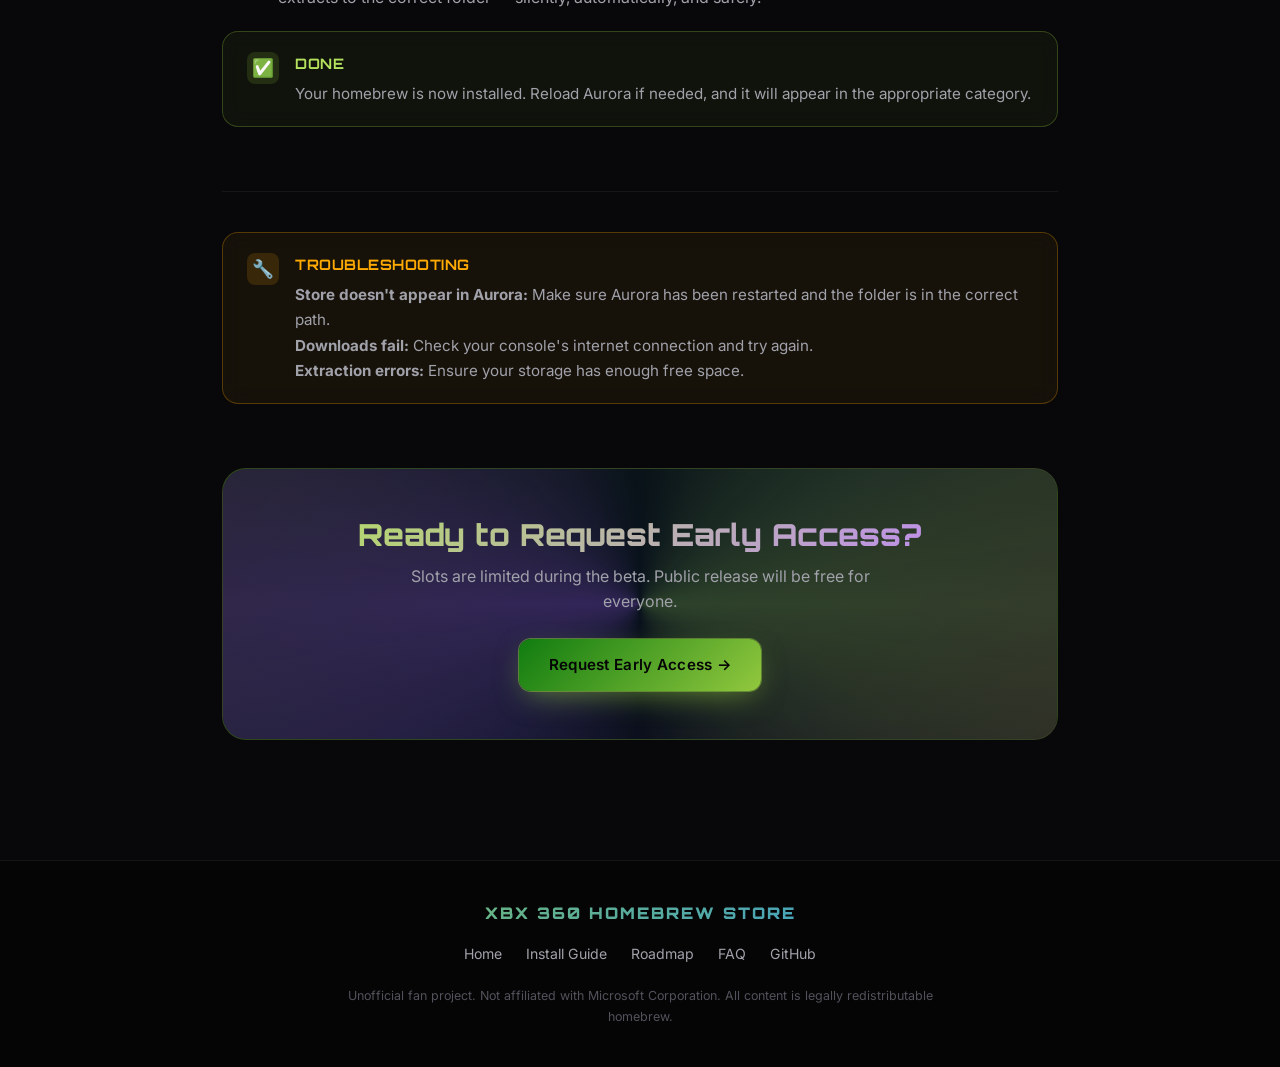
<file: docs/install.html>
<!DOCTYPE html>
<html lang="en">
<head>
<meta charset="UTF-8">
<meta name="viewport" content="width=device-width, initial-scale=1.0">
<title>Install Guide | XBX 360 Homebrew Store</title>
<meta name="description" content="Step-by-step installation guide for XBX 360 Homebrew Store on your modded Xbox 360 running Aurora.">
<meta name="theme-color" content="#08080a">

<meta property="og:title" content="Install Guide — XBX 360 Homebrew Store">
<meta property="og:description" content="How to install XBX 360 Homebrew Store on your Aurora dashboard.">
<meta property="og:type" content="article">

<link rel="icon" type="image/svg+xml" href="img/logo.svg">

<link rel="preconnect" href="https://fonts.googleapis.com">
<link rel="preconnect" href="https://fonts.gstatic.com" crossorigin>
<link href="https://fonts.googleapis.com/css2?family=Orbitron:wght@500;600;700;800;900&family=Inter:wght@300;400;500;600;700&family=JetBrains+Mono:wght@400;500;700&display=swap" rel="stylesheet">

<style>
:root {
    --green:        #92C83E;
    --green-bright: #B4E25C;
    --green-dark:   #107C10;
    --purple:       #A855F7;
    --purple-bright:#C084FC;
    --purple-dark:  #6B21A8;
    --blue:         #1E90FF;
    --blue-bright:  #60A5FA;
    --blue-alt:     #00BFFF;
    --bg-0:         #050506;
    --bg-1:         #08080a;
    --bg-2:         #0e0e12;
    --bg-3:         #14141a;
    --text:         #f5f5f7;
    --text-dim:     #a1a1aa;
    --text-faint:   #52525b;
    --border:       rgba(255, 255, 255, 0.06);
    --border-hi:    rgba(255, 255, 255, 0.12);
    --glow-green:   rgba(146, 200, 62, 0.45);
    --glow-purple:  rgba(168, 85, 247, 0.45);
    --glow-blue:    rgba(30, 144, 255, 0.45);
    --font-display: 'Orbitron', sans-serif;
    --font-body:    'Inter', sans-serif;
    --font-mono:    'JetBrains Mono', monospace;
    --radius:       16px;
    --radius-lg:    24px;
}

*, *::before, *::after { margin: 0; padding: 0; box-sizing: border-box; }
html { scroll-behavior: smooth; scroll-padding-top: 100px; -webkit-text-size-adjust: 100%; }

body {
    font-family: var(--font-body);
    background: var(--bg-1);
    color: var(--text);
    line-height: 1.6;
    overflow-x: hidden;
    -webkit-font-smoothing: antialiased;
}

::selection { background: var(--green); color: #000; }
a { color: inherit; text-decoration: none; }

::-webkit-scrollbar { width: 10px; }
::-webkit-scrollbar-track { background: var(--bg-0); }
::-webkit-scrollbar-thumb {
    background: linear-gradient(180deg, var(--green-dark), var(--purple-dark));
    border-radius: 10px;
}

/* ─── Background ─── */
.bg-layer {
    position: fixed;
    inset: 0;
    z-index: -1;
    overflow: hidden;
    pointer-events: none;
}

.bg-grid {
    position: absolute;
    inset: -10%;
    background-image:
        linear-gradient(rgba(146, 200, 62, 0.045) 1px, transparent 1px),
        linear-gradient(90deg, rgba(30, 144, 255, 0.045) 1px, transparent 1px);
    background-size: 60px 60px;
    transform: perspective(600px) rotateX(45deg);
    transform-origin: center 20%;
    mask-image: radial-gradient(ellipse at 50% 20%, #000 0%, transparent 70%);
    -webkit-mask-image: radial-gradient(ellipse at 50% 20%, #000 0%, transparent 70%);
    animation: gridScroll 20s linear infinite;
}

@keyframes gridScroll {
    from { background-position: 0 0, 0 0; }
    to   { background-position: 0 60px, 60px 0; }
}

.bg-blob {
    position: absolute;
    border-radius: 50%;
    filter: blur(140px);
    opacity: 0.35;
    animation: blobFloat 24s ease-in-out infinite;
}

.bg-blob.green  { width: 550px; height: 550px; background: var(--green-dark);  top: -150px; left: -150px; }
.bg-blob.purple { width: 500px; height: 500px; background: var(--purple-dark); top: 30%; right: -180px; animation-delay: -8s; }
.bg-blob.blue   { width: 450px; height: 450px; background: var(--blue);        bottom: -150px; left: 25%; animation-delay: -16s; }

@keyframes blobFloat {
    0%, 100% { transform: translate(0, 0) scale(1); }
    33%      { transform: translate(70px, -50px) scale(1.08); }
    66%      { transform: translate(-50px, 70px) scale(0.94); }
}

.bg-noise {
    position: absolute;
    inset: 0;
    opacity: 0.035;
    background-image: url("data:image/svg+xml,%3Csvg viewBox='0 0 200 200' xmlns='http://www.w3.org/2000/svg'%3E%3Cfilter id='n'%3E%3CfeTurbulence type='fractalNoise' baseFrequency='0.9'/%3E%3C/filter%3E%3Crect width='100%25' height='100%25' filter='url(%23n)'/%3E%3C/svg%3E");
    mix-blend-mode: overlay;
}

.cursor-glow {
    position: fixed;
    width: 500px;
    height: 500px;
    border-radius: 50%;
    background: radial-gradient(circle, rgba(146, 200, 62, 0.08), transparent 60%);
    transform: translate(-50%, -50%);
    pointer-events: none;
    z-index: 1;
    mix-blend-mode: screen;
}

@media (max-width: 900px) { .cursor-glow { display: none; } }

/* ─── Header ─── */
header {
    position: fixed;
    top: 0;
    left: 0;
    right: 0;
    z-index: 1000;
    padding: 20px 32px;
    transition: padding 0.4s cubic-bezier(0.4, 0, 0.2, 1),
                background 0.4s, backdrop-filter 0.4s, border-color 0.4s;
    border-bottom: 1px solid transparent;
}

header.scrolled {
    padding: 12px 32px;
    background: rgba(8, 8, 10, 0.72);
    backdrop-filter: blur(20px) saturate(180%);
    -webkit-backdrop-filter: blur(20px) saturate(180%);
    border-bottom-color: var(--border);
}

.nav {
    max-width: 1400px;
    margin: 0 auto;
    display: flex;
    align-items: center;
    justify-content: space-between;
    gap: 24px;
}

.logo {
    display: flex;
    align-items: center;
    gap: 12px;
    font-family: var(--font-display);
    font-weight: 900;
    letter-spacing: 1.5px;
    flex-shrink: 0;
}

.logo-mark {
    position: relative;
    width: 40px;
    height: 40px;
    border-radius: 11px;
    background: linear-gradient(135deg, var(--green) 0%, var(--blue) 50%, var(--purple) 100%);
    display: grid;
    place-items: center;
    overflow: hidden;
    isolation: isolate;
}

.logo-mark::before {
    content: '';
    position: absolute;
    inset: -50%;
    background: conic-gradient(from 0deg, transparent, rgba(255,255,255,0.6), transparent);
    animation: logoSpin 4s linear infinite;
    z-index: -1;
}

.logo-mark span {
    position: relative;
    z-index: 1;
    background: var(--bg-0);
    color: var(--green);
    width: 34px;
    height: 34px;
    border-radius: 8px;
    display: grid;
    place-items: center;
    font-family: var(--font-display);
    font-size: 0.7rem;
    font-weight: 900;
}

@keyframes logoSpin { to { transform: rotate(360deg); } }

.logo-text { display: flex; flex-direction: column; line-height: 1; }
.logo-line1 { font-size: 1.05rem; display: flex; gap: 6px; }
.logo-line1 .xbx { color: var(--text); }
.logo-line1 .num {
    background: linear-gradient(135deg, var(--green), var(--blue), var(--purple));
    background-size: 200% 200%;
    -webkit-background-clip: text;
    background-clip: text;
    -webkit-text-fill-color: transparent;
    animation: gradientShift 6s ease infinite;
}
.logo-line2 {
    font-size: 0.6rem;
    letter-spacing: 3px;
    color: var(--text-faint);
    margin-top: 3px;
    font-weight: 500;
}

@keyframes gradientShift {
    0%, 100% { background-position: 0% 50%; }
    50%      { background-position: 100% 50%; }
}

.nav-links {
    display: flex;
    gap: 4px;
    list-style: none;
    padding: 6px;
    border-radius: 999px;
    background: rgba(255, 255, 255, 0.02);
    border: 1px solid var(--border);
    backdrop-filter: blur(10px);
}

.nav-links a {
    display: block;
    padding: 8px 18px;
    border-radius: 999px;
    font-weight: 500;
    font-size: 0.88rem;
    color: var(--text-dim);
    transition: color 0.25s, background 0.25s;
}

.nav-links a:hover { color: var(--text); background: rgba(255, 255, 255, 0.05); }
.nav-links a.active { color: var(--green); background: rgba(146, 200, 62, 0.08); }

.nav-cta {
    position: relative;
    padding: 11px 24px;
    border-radius: 999px;
    background: linear-gradient(135deg, var(--green-dark), var(--green));
    color: #050506;
    font-weight: 700;
    font-size: 0.85rem;
    letter-spacing: 0.5px;
    overflow: hidden;
    flex-shrink: 0;
    transition: transform 0.25s, box-shadow 0.35s;
    box-shadow: 0 0 0 1px rgba(146, 200, 62, 0.4),
                0 8px 24px -8px rgba(146, 200, 62, 0.6);
}

.nav-cta::after {
    content: '';
    position: absolute;
    inset: 0;
    background: linear-gradient(120deg, transparent 30%, rgba(255,255,255,0.6) 50%, transparent 70%);
    transform: translateX(-100%);
    transition: transform 0.6s;
}

.nav-cta:hover {
    transform: translateY(-2px);
    box-shadow: 0 0 0 1px rgba(146, 200, 62, 0.6),
                0 12px 32px -8px rgba(146, 200, 62, 0.8),
                0 0 60px -10px rgba(30, 144, 255, 0.6);
}

.nav-cta:hover::after { transform: translateX(100%); }

.nav-toggle {
    display: none;
    background: none;
    border: 1px solid var(--border);
    border-radius: 10px;
    color: var(--text);
    font-size: 1.3rem;
    width: 42px;
    height: 42px;
    cursor: pointer;
    transition: border-color 0.25s;
}

.nav-toggle:hover { border-color: var(--green); }

/* ─── Page layout ─── */
.page-hero {
    padding: 160px 32px 60px;
    text-align: center;
    max-width: 900px;
    margin: 0 auto;
}

.page-eyebrow {
    display: inline-flex;
    align-items: center;
    gap: 10px;
    padding: 8px 18px;
    border-radius: 999px;
    background: rgba(146, 200, 62, 0.08);
    border: 1px solid rgba(146, 200, 62, 0.28);
    color: var(--green-bright);
    font-family: var(--font-mono);
    font-weight: 500;
    font-size: 0.75rem;
    letter-spacing: 1.5px;
    text-transform: uppercase;
    margin-bottom: 24px;
    animation: fadeUp 0.9s cubic-bezier(0.22, 1, 0.36, 1) both;
    backdrop-filter: blur(10px);
}

.page-title {
    font-family: var(--font-display);
    font-weight: 900;
    font-size: clamp(2.2rem, 6vw, 4rem);
    line-height: 1.05;
    letter-spacing: -0.02em;
    margin-bottom: 20px;
    background: linear-gradient(135deg, var(--green-bright) 0%, var(--blue-bright) 50%, var(--purple-bright) 100%);
    background-size: 220% 220%;
    -webkit-background-clip: text;
    background-clip: text;
    -webkit-text-fill-color: transparent;
    animation: gradientShift 8s ease infinite, fadeUp 1s cubic-bezier(0.22, 1, 0.36, 1) 0.1s both;
    filter: drop-shadow(0 0 40px rgba(146, 200, 62, 0.3));
}

.page-sub {
    color: var(--text-dim);
    font-size: clamp(1rem, 2vw, 1.15rem);
    max-width: 620px;
    margin: 0 auto;
    animation: fadeUp 1s cubic-bezier(0.22, 1, 0.36, 1) 0.2s both;
    line-height: 1.7;
}

@keyframes fadeUp {
    from { opacity: 0; transform: translateY(30px); }
    to   { opacity: 1; transform: translateY(0); }
}

/* ─── Content ─── */
.content {
    max-width: 900px;
    margin: 0 auto;
    padding: 40px 32px 120px;
}

/* Callout boxes */
.callout {
    display: flex;
    gap: 16px;
    padding: 20px 24px;
    border-radius: var(--radius);
    margin-bottom: 32px;
    backdrop-filter: blur(10px);
    animation: fadeUp 0.9s cubic-bezier(0.22, 1, 0.36, 1) 0.3s both;
}

.callout.warning {
    background: rgba(255, 170, 0, 0.06);
    border: 1px solid rgba(255, 170, 0, 0.28);
}

.callout.info {
    background: rgba(30, 144, 255, 0.06);
    border: 1px solid rgba(30, 144, 255, 0.28);
}

.callout.success {
    background: rgba(146, 200, 62, 0.06);
    border: 1px solid rgba(146, 200, 62, 0.28);
}

.callout-icon {
    flex-shrink: 0;
    width: 32px;
    height: 32px;
    border-radius: 8px;
    display: grid;
    place-items: center;
    font-size: 1.1rem;
}

.callout.warning .callout-icon { background: rgba(255, 170, 0, 0.15); }
.callout.info .callout-icon    { background: rgba(30, 144, 255, 0.15); }
.callout.success .callout-icon { background: rgba(146, 200, 62, 0.15); }

.callout-body { flex: 1; }
.callout-title {
    font-family: var(--font-display);
    font-weight: 700;
    font-size: 0.9rem;
    letter-spacing: 0.5px;
    margin-bottom: 6px;
    text-transform: uppercase;
}

.callout.warning .callout-title { color: #ffaa00; }
.callout.info .callout-title    { color: var(--blue-bright); }
.callout.success .callout-title { color: var(--green-bright); }

.callout-text {
    color: var(--text-dim);
    font-size: 0.95rem;
    line-height: 1.65;
}

/* Requirements grid */
.req-grid {
    display: grid;
    grid-template-columns: repeat(auto-fit, minmax(220px, 1fr));
    gap: 14px;
    margin-bottom: 56px;
}

.req-card {
    padding: 22px;
    border-radius: var(--radius);
    background: rgba(255, 255, 255, 0.02);
    border: 1px solid var(--border);
    transition: border-color 0.3s, transform 0.3s, box-shadow 0.3s;
    backdrop-filter: blur(10px);
}

.req-card:hover {
    border-color: rgba(146, 200, 62, 0.3);
    transform: translateY(-3px);
    box-shadow: 0 20px 40px -20px rgba(0, 0, 0, 0.6),
                0 0 40px -20px rgba(146, 200, 62, 0.4);
}

.req-icon {
    width: 40px;
    height: 40px;
    border-radius: 10px;
    display: grid;
    place-items: center;
    font-size: 1.2rem;
    margin-bottom: 14px;
    background: linear-gradient(135deg, rgba(146, 200, 62, 0.12), rgba(30, 144, 255, 0.12));
    border: 1px solid rgba(146, 200, 62, 0.22);
}

.req-title {
    font-family: var(--font-display);
    font-weight: 700;
    font-size: 0.85rem;
    letter-spacing: 0.5px;
    text-transform: uppercase;
    color: var(--green);
    margin-bottom: 6px;
}

.req-text {
    color: var(--text-dim);
    font-size: 0.92rem;
    line-height: 1.55;
}

/* Section heading */
.section-h2 {
    font-family: var(--font-display);
    font-weight: 800;
    font-size: clamp(1.5rem, 3.5vw, 2rem);
    line-height: 1.2;
    margin-bottom: 12px;
    display: flex;
    align-items: center;
    gap: 14px;
}

.section-h2 .num {
    display: inline-grid;
    place-items: center;
    width: 42px;
    height: 42px;
    border-radius: 12px;
    background: linear-gradient(135deg, var(--green-dark), var(--blue));
    color: #050506;
    font-size: 1.1rem;
    font-weight: 900;
    flex-shrink: 0;
    box-shadow: 0 8px 24px -8px rgba(146, 200, 62, 0.7);
}

.step {
    padding: 32px 0;
    border-bottom: 1px solid var(--border);
}

.step:last-of-type { border-bottom: none; padding-bottom: 8px; }

.step-desc {
    color: var(--text-dim);
    font-size: 1rem;
    line-height: 1.75;
    margin-bottom: 20px;
    padding-left: 56px;
}

.step-desc strong { color: var(--text); font-weight: 600; }

.step-desc code {
    font-family: var(--font-mono);
    font-size: 0.88em;
    padding: 2px 7px;
    border-radius: 5px;
    background: rgba(146, 200, 62, 0.1);
    border: 1px solid rgba(146, 200, 62, 0.2);
    color: var(--green-bright);
}

/* Code block */
.code-block {
    margin: 0 0 20px 56px;
    border-radius: var(--radius);
    background: var(--bg-2);
    border: 1px solid var(--border);
    overflow: hidden;
    position: relative;
}

.code-head {
    display: flex;
    align-items: center;
    justify-content: space-between;
    padding: 12px 18px;
    background: rgba(255, 255, 255, 0.02);
    border-bottom: 1px solid var(--border);
}

.code-label {
    font-family: var(--font-mono);
    font-size: 0.72rem;
    letter-spacing: 1.5px;
    text-transform: uppercase;
    color: var(--text-faint);
}

.copy-btn {
    background: none;
    border: 1px solid var(--border);
    border-radius: 6px;
    padding: 4px 12px;
    font-family: var(--font-mono);
    font-size: 0.7rem;
    letter-spacing: 1px;
    text-transform: uppercase;
    color: var(--text-dim);
    cursor: pointer;
    transition: all 0.25s;
}

.copy-btn:hover {
    border-color: var(--green);
    color: var(--green);
    background: rgba(146, 200, 62, 0.06);
}

.copy-btn.copied {
    border-color: var(--green);
    color: var(--green);
    background: rgba(146, 200, 62, 0.12);
}

.code-content {
    padding: 18px;
    font-family: var(--font-mono);
    font-size: 0.85rem;
    line-height: 1.7;
    color: var(--green-bright);
    overflow-x: auto;
    white-space: pre;
    -webkit-overflow-scrolling: touch;
}

.code-content::-webkit-scrollbar { height: 6px; }
.code-content::-webkit-scrollbar-thumb { background: var(--border-hi); border-radius: 3px; }

/* Screenshot placeholder */
.screenshot {
    margin: 0 0 20px 56px;
    border-radius: var(--radius);
    border: 1px dashed var(--border-hi);
    background: rgba(255, 255, 255, 0.015);
    padding: 40px 24px;
    text-align: center;
}

.screenshot-label {
    font-family: var(--font-mono);
    font-size: 0.72rem;
    letter-spacing: 1.5px;
    text-transform: uppercase;
    color: var(--text-faint);
    margin-bottom: 8px;
}

.screenshot-title {
    color: var(--text-dim);
    font-size: 0.9rem;
}

/* Final CTA */
.final-cta {
    margin-top: 64px;
    padding: 48px 32px;
    border-radius: var(--radius-lg);
    background: linear-gradient(135deg, rgba(16, 124, 16, 0.12), rgba(30, 144, 255, 0.08), rgba(107, 33, 168, 0.12));
    border: 1px solid rgba(146, 200, 62, 0.28);
    text-align: center;
    position: relative;
    overflow: hidden;
}

.final-cta::before {
    content: '';
    position: absolute;
    inset: -2px;
    border-radius: var(--radius-lg);
    background: conic-gradient(from 0deg, transparent, var(--green), transparent, var(--purple), transparent);
    opacity: 0.28;
    z-index: -1;
    animation: rotateConic 8s linear infinite;
}

@keyframes rotateConic { to { transform: rotate(360deg); } }

.final-cta h3 {
    font-family: var(--font-display);
    font-weight: 800;
    font-size: clamp(1.3rem, 3.5vw, 1.9rem);
    line-height: 1.15;
    margin-bottom: 12px;
    background: linear-gradient(135deg, var(--green-bright), var(--purple-bright));
    -webkit-background-clip: text;
    background-clip: text;
    -webkit-text-fill-color: transparent;
}

.final-cta p {
    color: var(--text-dim);
    max-width: 500px;
    margin: 0 auto 24px;
}

/* Buttons */
.btn {
    position: relative;
    display: inline-flex;
    align-items: center;
    gap: 10px;
    padding: 14px 30px;
    border-radius: 12px;
    font-family: var(--font-body);
    font-weight: 600;
    font-size: 0.95rem;
    letter-spacing: 0.3px;
    cursor: pointer;
    border: none;
    overflow: hidden;
    transition: transform 0.25s cubic-bezier(0.4, 0, 0.2, 1), box-shadow 0.35s;
    isolation: isolate;
}

.btn-primary {
    background: linear-gradient(135deg, var(--green-dark) 0%, var(--green) 100%);
    color: #050506;
    box-shadow: 0 0 0 1px rgba(146, 200, 62, 0.5),
                0 10px 30px -8px rgba(146, 200, 62, 0.6);
}

.btn-primary::after {
    content: '';
    position: absolute;
    inset: 0;
    background: linear-gradient(120deg, transparent 30%, rgba(255,255,255,0.5) 50%, transparent 70%);
    transform: translateX(-100%);
    transition: transform 0.7s cubic-bezier(0.4, 0, 0.2, 1);
    z-index: 1;
}

.btn-primary:hover {
    transform: translateY(-3px);
    box-shadow: 0 0 0 1px rgba(146, 200, 62, 0.8),
                0 20px 40px -10px rgba(146, 200, 62, 0.7),
                0 0 80px -20px rgba(30, 144, 255, 0.5);
}

.btn-primary:hover::after { transform: translateX(100%); }

.btn-secondary {
    background: rgba(255, 255, 255, 0.03);
    color: var(--text);
    border: 1px solid var(--border-hi);
    backdrop-filter: blur(10px);
}

.btn-secondary:hover {
    transform: translateY(-3px);
    border-color: rgba(30, 144, 255, 0.5);
    background: rgba(30, 144, 255, 0.06);
    box-shadow: 0 12px 32px -10px rgba(30, 144, 255, 0.5);
}

/* ─── Footer ─── */
footer {
    border-top: 1px solid var(--border);
    padding: 40px 32px;
    background: var(--bg-0);
    text-align: center;
}

.footer-inner { max-width: 1400px; margin: 0 auto; }

.footer-logo {
    font-family: var(--font-display);
    font-weight: 900;
    font-size: 1rem;
    letter-spacing: 2px;
    margin-bottom: 16px;
    background: linear-gradient(135deg, var(--green), var(--blue), var(--purple));
    background-size: 200% 200%;
    -webkit-background-clip: text;
    background-clip: text;
    -webkit-text-fill-color: transparent;
    animation: gradientShift 6s ease infinite;
}

.footer-links {
    display: flex;
    gap: 24px;
    justify-content: center;
    flex-wrap: wrap;
    margin-bottom: 20px;
}

.footer-links a {
    color: var(--text-dim);
    font-size: 0.88rem;
    transition: color 0.25s;
}

.footer-links a:hover { color: var(--green); }

.footer-legal {
    color: var(--text-faint);
    font-size: 0.78rem;
    max-width: 620px;
    margin: 0 auto;
    line-height: 1.7;
}

/* ─── Responsive ─── */
@media (max-width: 900px) {
    header { padding: 16px 20px; }
    header.scrolled { padding: 10px 20px; }

    .nav-links {
        position: fixed;
        top: 72px;
        left: 16px;
        right: 16px;
        flex-direction: column;
        background: rgba(8, 8, 10, 0.96);
        backdrop-filter: blur(24px);
        padding: 16px;
        gap: 4px;
        border-radius: var(--radius);
        border: 1px solid var(--border-hi);
        transform: translateY(-150%);
        opacity: 0;
        transition: transform 0.4s cubic-bezier(0.22, 1, 0.36, 1), opacity 0.3s;
        pointer-events: none;
        box-shadow: 0 20px 60px -20px rgba(0, 0, 0, 0.8);
    }

    .nav-links.open { transform: translateY(0); opacity: 1; pointer-events: auto; }
    .nav-links a { padding: 12px 16px; }
    .nav-toggle { display: grid; place-items: center; }
    .nav-cta { display: none; }

    .page-hero { padding: 130px 20px 40px; }
    .content { padding: 20px 20px 80px; }

    .step-desc,
    .code-block,
    .screenshot { margin-left: 0; padding-left: 0; }

    .step-desc { padding-left: 0; }

    .section-h2 { gap: 10px; font-size: 1.3rem; }
    .section-h2 .num { width: 36px; height: 36px; font-size: 0.95rem; }
}

@media (max-width: 480px) {
    .code-content { font-size: 0.78rem; }
    .final-cta { padding: 36px 20px; }
    .btn { width: 100%; justify-content: center; }
}

@media (prefers-reduced-motion: reduce) {
    *, *::before, *::after {
        animation-duration: 0.01ms !important;
        animation-iteration-count: 1 !important;
        transition-duration: 0.01ms !important;
    }
}
</style>
</head>
<body>

<div class="bg-layer" aria-hidden="true">
    <div class="bg-grid"></div>
    <div class="bg-blob green"></div>
    <div class="bg-blob purple"></div>
    <div class="bg-blob blue"></div>
    <div class="bg-noise"></div>
</div>
<div class="cursor-glow" id="cursorGlow" aria-hidden="true"></div>

<header id="header">
    <nav class="nav" aria-label="Primary">
        <a href="index.html" class="logo" aria-label="XBX 360 Homebrew Store home">
            <div class="logo-mark"><span>X</span></div>
            <div class="logo-text">
                <div class="logo-line1"><span class="xbx">XBX</span> <span class="num">360</span></div>
                <div class="logo-line2">HOMEBREW STORE</div>
            </div>
        </a>

        <ul class="nav-links" id="navLinks">
            <li><a href="index.html#features">Features</a></li>
            <li><a href="install.html" class="active">Install</a></li>
            <li><a href="index.html#roadmap">Roadmap</a></li>
            <li><a href="index.html#faq">FAQ</a></li>
        </ul>

        <a href="https://github.com/H3X-dev-xbox/xbx-360-homebrew-store" target="_blank" rel="noopener" class="nav-cta">Get Access</a>
        <button class="nav-toggle" id="navToggle" aria-label="Toggle menu" aria-expanded="false">☰</button>
    </nav>
</header>

<main>
    <section class="page-hero">
        <span class="page-eyebrow">📖 Installation Guide</span>
        <h1 class="page-title">Install in Minutes</h1>
        <p class="page-sub">
            Get XBX 360 Homebrew Store running on your Aurora dashboard.
            Every step is clearly explained — no prior experience required.
        </p>
    </section>

    <div class="content">

        <!-- ⚠️ Beta Notice -->
        <div class="callout warning">
            <div class="callout-icon">⚠️</div>
            <div class="callout-body">
                <div class="callout-title">Early Access Beta</div>
                <div class="callout-text">
                    Public installation is <strong>not yet available</strong>. This page documents the
                    installation process for when the store goes public. During Early Access, users
                    receive a private build after requesting access.
                </div>
            </div>
        </div>

        <!-- Requirements -->
        <div class="section-h2" style="margin-bottom: 24px;">
            <span class="num">📋</span> What You'll Need
        </div>

        <div class="req-grid">
            <div class="req-card">
                <div class="req-icon">🎮</div>
                <div class="req-title">Modded Console</div>
                <div class="req-text">JTAG or RGH modified Xbox 360</div>
            </div>
            <div class="req-card">
                <div class="req-icon">💿</div>
                <div class="req-title">Aurora Dashboard</div>
                <div class="req-text">Latest version installed</div>
            </div>
            <div class="req-card">
                <div class="req-icon">🌐</div>
                <div class="req-title">Internet Access</div>
                <div class="req-text">Wi-Fi or Ethernet on your 360</div>
            </div>
            <div class="req-card">
                <div class="req-icon">💾</div>
                <div class="req-title">Free Storage</div>
                <div class="req-text">~10 MB on HDD or USB</div>
            </div>
        </div>

        <!-- Step 1 -->
        <div class="step">
            <div class="section-h2">
                <span class="num">1</span> Download the Store Package
            </div>
            <p class="step-desc">
                Download the latest <code>XBX360Store.zip</code> from the GitHub Releases page.
                This single file contains everything the store needs to run.
            </p>
            <div class="screenshot">
                <div class="screenshot-label">Screenshot</div>
                <div class="screenshot-title">GitHub Releases page with XBX360Store.zip</div>
            </div>
            <div class="code-block">
                <div class="code-head">
                    <span class="code-label">Download URL</span>
                    <button class="copy-btn" data-copy="https://github.com/H3X-dev-xbox/xbx-360-homebrew-store/releases/latest">Copy</button>
                </div>
                <div class="code-content">https://github.com/H3X-dev-xbox/xbx-360-homebrew-store/releases/latest</div>
            </div>
        </div>

        <!-- Step 2 -->
        <div class="step">
            <div class="section-h2">
                <span class="num">2</span> Extract the ZIP
            </div>
            <p class="step-desc">
                Extract <code>XBX360Store.zip</code> using any ZIP tool — 7-Zip, WinRAR, or your
                phone's built-in file manager. You'll get a folder called <code>XBX360Store/</code>.
            </p>
            <div class="screenshot">
                <div class="screenshot-label">Screenshot</div>
                <div class="screenshot-title">Extracted XBX360Store folder</div>
            </div>
        </div>

        <!-- Step 3 -->
        <div class="step">
            <div class="section-h2">
                <span class="num">3</span> Connect to Your Xbox 360
            </div>
            <p class="step-desc">
                Transfer the <code>XBX360Store</code> folder to your console using one of these methods:
            </p>
            <div class="req-grid" style="margin-bottom: 20px;">
                <div class="req-card">
                    <div class="req-icon">📶</div>
                    <div class="req-title">FTP</div>
                    <div class="req-text">Use FileZilla, WinSCP, or Aurora's FTP</div>
                </div>
                <div class="req-card">
                    <div class="req-icon">🔌</div>
                    <div class="req-title">USB Drive</div>
                    <div class="req-text">FAT32-formatted USB stick</div>
                </div>
                <div class="req-card">
                    <div class="req-icon">🌐</div>
                    <div class="req-title">SMB Share</div>
                    <div class="req-text">Via Aurora's network browser</div>
                </div>
            </div>
        </div>

        <!-- Step 4 -->
        <div class="step">
            <div class="section-h2">
                <span class="num">4</span> Place It in the Right Folder
            </div>
            <p class="step-desc">
                Copy the <code>XBX360Store</code> folder into Aurora's utility scripts directory.
                The exact path depends on where Aurora is installed:
            </p>
            <div class="code-block">
                <div class="code-head">
                    <span class="code-label">Aurora Scripts Path</span>
                    <button class="copy-btn" data-copy="Hdd:\Aurora\User\Scripts\Utility\">Copy</button>
                </div>
                <div class="code-content">Hdd1:\Aurora\User\Scripts\Utility\XBX360Store\</div>
            </div>
            <div class="callout info">
                <div class="callout-icon">💡</div>
                <div class="callout-body">
                    <div class="callout-title">Tip</div>
                    <div class="callout-text">
                        If you don't see a <code>Utility</code> folder, create one inside <code>Scripts/</code>.
                        Aurora will find it automatically.
                    </div>
                </div>
            </div>
        </div>

        <!-- Step 5 -->
        <div class="step">
            <div class="section-h2">
                <span class="num">5</span> Launch the Store
            </div>
            <p class="step-desc">
                On your Xbox 360, open Aurora → navigate to <strong>Scripts</strong> → tap
                <strong>XBX 360 Homebrew Store</strong>. The animated store interface will appear.
            </p>
            <div class="screenshot">
                <div class="screenshot-label">Screenshot</div>
                <div class="screenshot-title">Aurora Scripts menu showing XBX 360 Homebrew Store</div>
            </div>
        </div>

        <!-- Step 6 -->
        <div class="step">
            <div class="section-h2">
                <span class="num">6</span> Install Homebrew
            </div>
            <p class="step-desc">
                Browse categories, tap a game or app, and press <strong>Install</strong>.
                The store downloads from Archive.org and extracts to the correct folder — silently,
                automatically, and safely.
            </p>
            <div class="callout success">
                <div class="callout-icon">✅</div>
                <div class="callout-body">
                    <div class="callout-title">Done</div>
                    <div class="callout-text">
                        Your homebrew is now installed. Reload Aurora if needed, and it will
                        appear in the appropriate category.
                    </div>
                </div>
            </div>
        </div>

        <!-- Troubleshooting -->
        <div class="callout warning" style="margin-top: 40px;">
            <div class="callout-icon">🔧</div>
            <div class="callout-body">
                <div class="callout-title">Troubleshooting</div>
                <div class="callout-text">
                    <strong>Store doesn't appear in Aurora:</strong> Make sure Aurora has been restarted and the folder is in the correct path.<br>
                    <strong>Downloads fail:</strong> Check your console's internet connection and try again.<br>
                    <strong>Extraction errors:</strong> Ensure your storage has enough free space.
                </div>
            </div>
        </div>

        <!-- Final CTA -->
        <div class="final-cta">
            <h3>Ready to Request Early Access?</h3>
            <p>Slots are limited during the beta. Public release will be free for everyone.</p>
            <a href="https://github.com/H3X-dev-xbox/xbx-360-homebrew-store/issues/new?title=Early+Access+Request" target="_blank" rel="noopener" class="btn btn-primary">
                Request Early Access →
            </a>
        </div>
    </div>
</main>

<footer>
    <div class="footer-inner">
        <div class="footer-logo">XBX 360 HOMEBREW STORE</div>
        <div class="footer-links">
            <a href="index.html">Home</a>
            <a href="install.html">Install Guide</a>
            <a href="index.html#roadmap">Roadmap</a>
            <a href="index.html#faq">FAQ</a>
            <a href="https://github.com/H3X-dev-xbox/xbx-360-homebrew-store" target="_blank" rel="noopener">GitHub</a>
        </div>
        <p class="footer-legal">
            Unofficial fan project. Not affiliated with Microsoft Corporation.
            All content is legally redistributable homebrew.
        </p>
    </div>
</footer>

<script>
(function () {
    'use strict';

    /* Header scroll state */
    const header = document.getElementById('header');
    window.addEventListener('scroll', () => {
        header.classList.toggle('scrolled', window.scrollY > 40);
    }, { passive: true });

    /* Mobile nav */
    const navToggle = document.getElementById('navToggle');
    const navLinks = document.getElementById('navLinks');
    navToggle.addEventListener('click', () => {
        const open = navLinks.classList.toggle('open');
        navToggle.setAttribute('aria-expanded', open);
        navToggle.textContent = open ? '✕' : '☰';
    });
    navLinks.querySelectorAll('a').forEach(l => {
        l.addEventListener('click', () => {
            navLinks.classList.remove('open');
            navToggle.textContent = '☰';
        });
    });

    /* Copy buttons */
    document.querySelectorAll('.copy-btn').forEach(btn => {
        btn.addEventListener('click', async () => {
            const text = btn.getAttribute('data-copy');
            try {
                await navigator.clipboard.writeText(text);
                const original = btn.textContent;
                btn.textContent = 'Copied!';
                btn.classList.add('copied');
                setTimeout(() => {
                    btn.textContent = original;
                    btn.classList.remove('copied');
                }, 1800);
            } catch (e) {
                /* Fallback */
                const ta = document.createElement('textarea');
                ta.value = text;
                document.body.appendChild(ta);
                ta.select();
                document.execCommand('copy');
                ta.remove();
                btn.textContent = 'Copied!';
                btn.classList.add('copied');
                setTimeout(() => {
                    btn.textContent = 'Copy';
                    btn.classList.remove('copied');
                }, 1800);
            }
        });
    });

    /* Cursor glow */
    const cursorGlow = document.getElementById('cursorGlow');
    const isTouch = window.matchMedia('(pointer: coarse)').matches;
    if (!isTouch && cursorGlow) {
        let mx = window.innerWidth / 2, my = window.innerHeight / 2;
        let gx = mx, gy = my;
        document.addEventListener('mousemove', e => { mx = e.clientX; my = e.clientY; });
        (function loop() {
            gx += (mx - gx) * 0.08;
            gy += (my - gy) * 0.08;
            cursorGlow.style.transform = `translate(${gx}px, ${gy}px) translate(-50%, -50%)`;
            requestAnimationFrame(loop);
        })();
    }

    /* Smooth anchor scroll */
    document.querySelectorAll('a[href^="#"]').forEach(a => {
        a.addEventListener('click', function (e) {
            const id = this.getAttribute('href');
            if (id.length < 2) return;
            const target = document.querySelector(id);
            if (!target) return;
            e.preventDefault();
            target.scrollIntoView({ behavior: 'smooth', block: 'start' });
        });
    });

})();
</script>

</body>
  </html>
</file>
